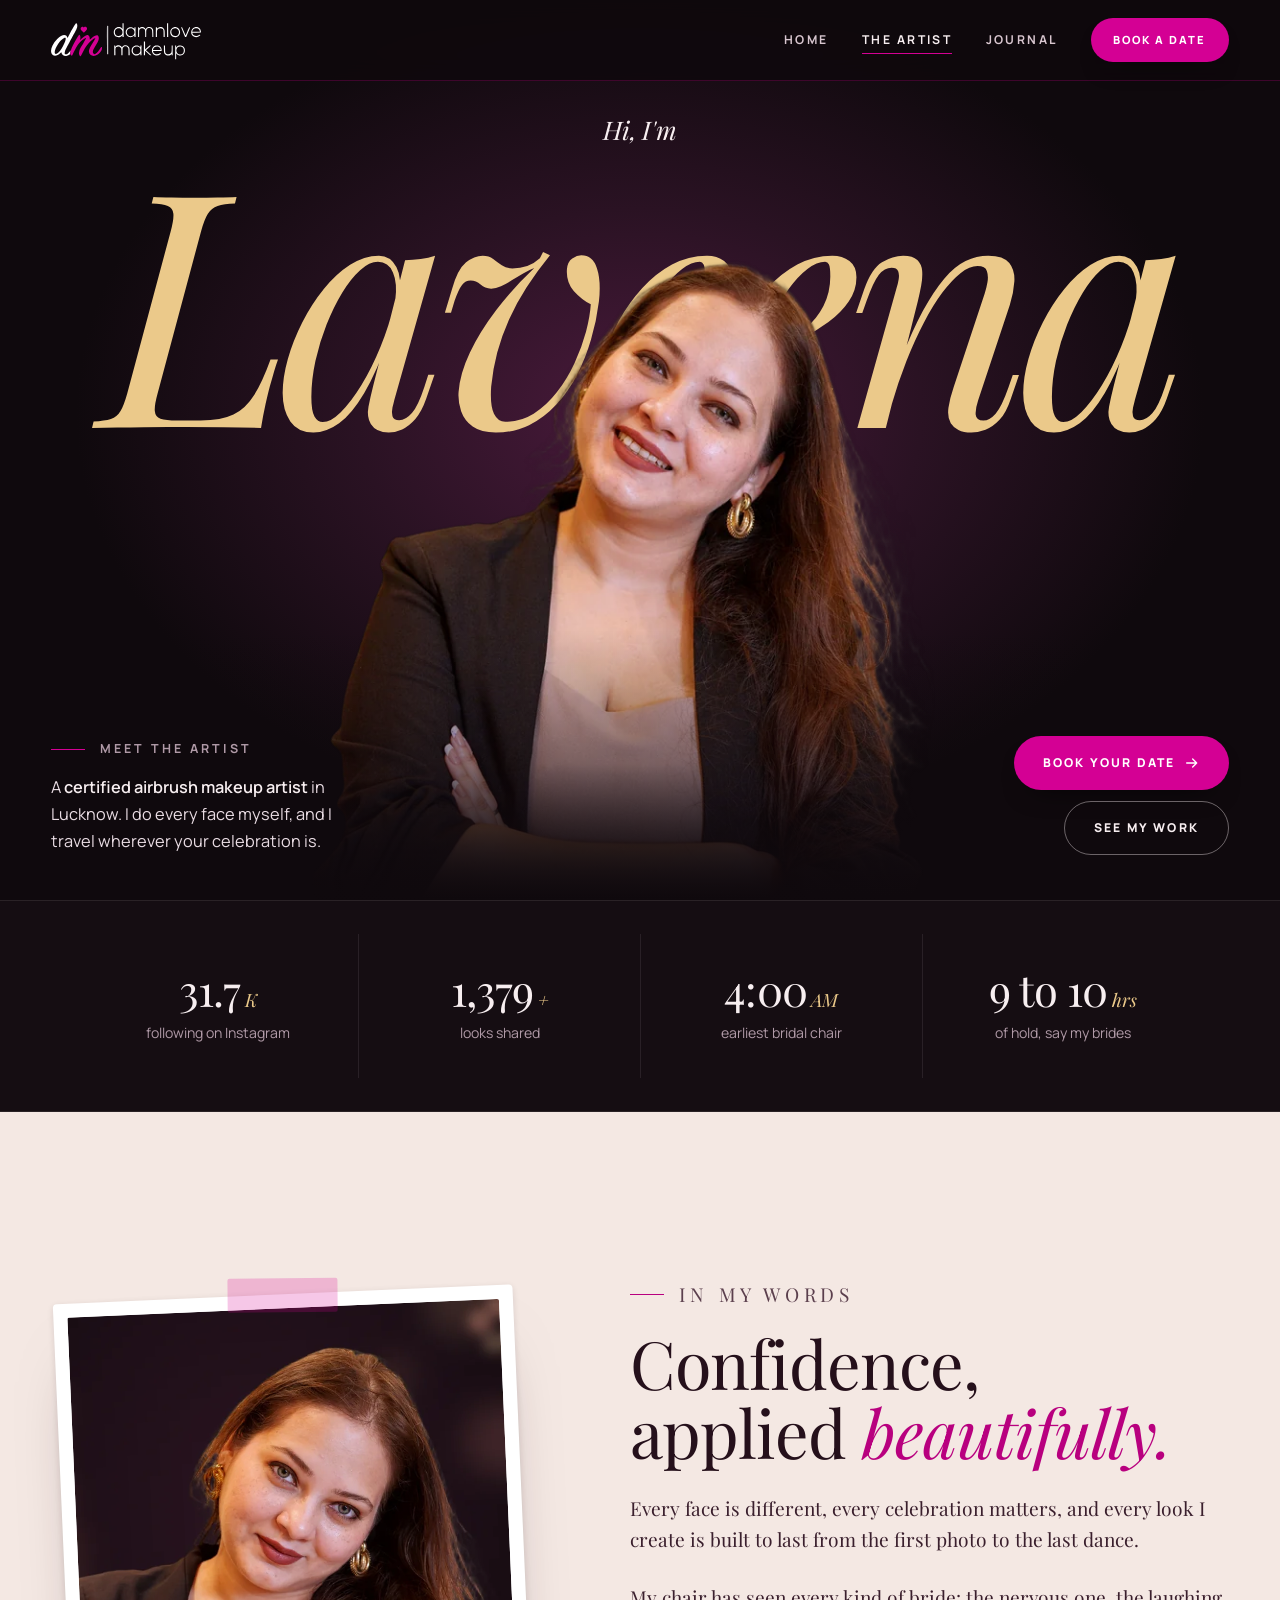
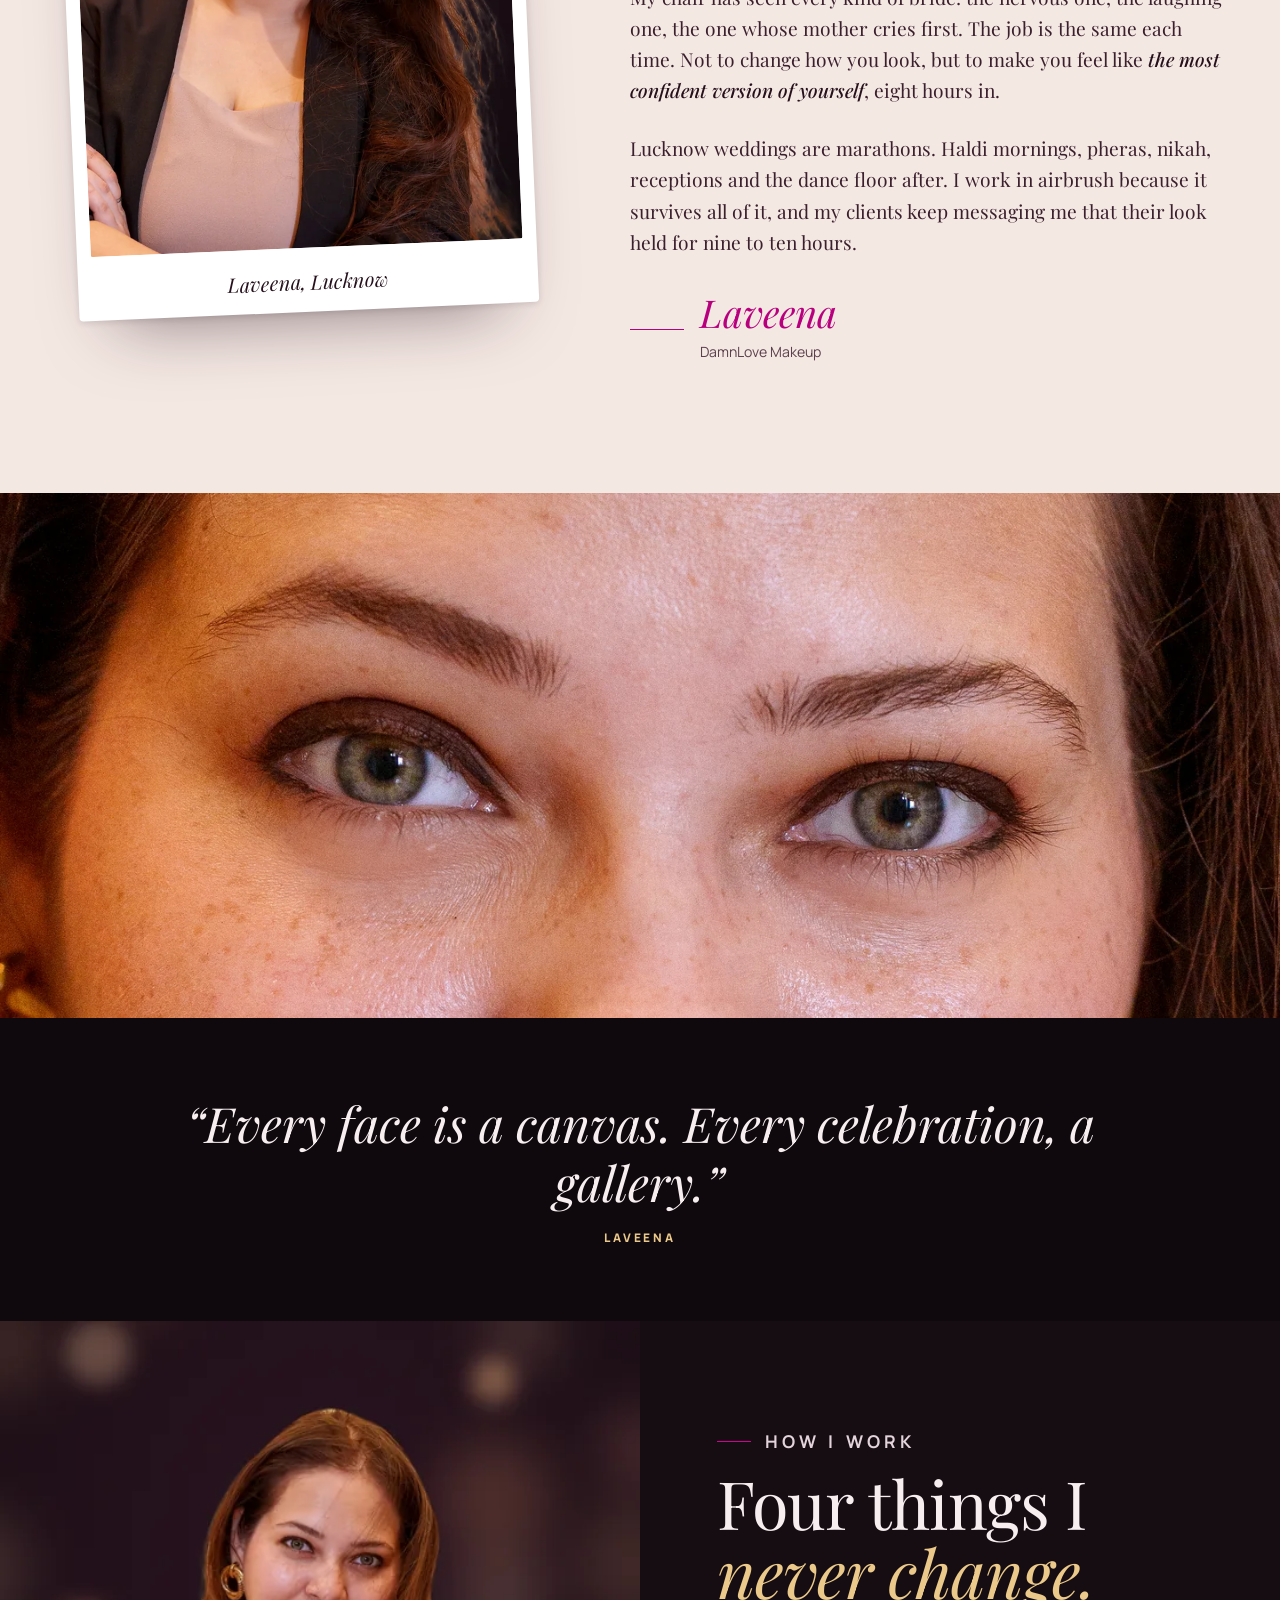
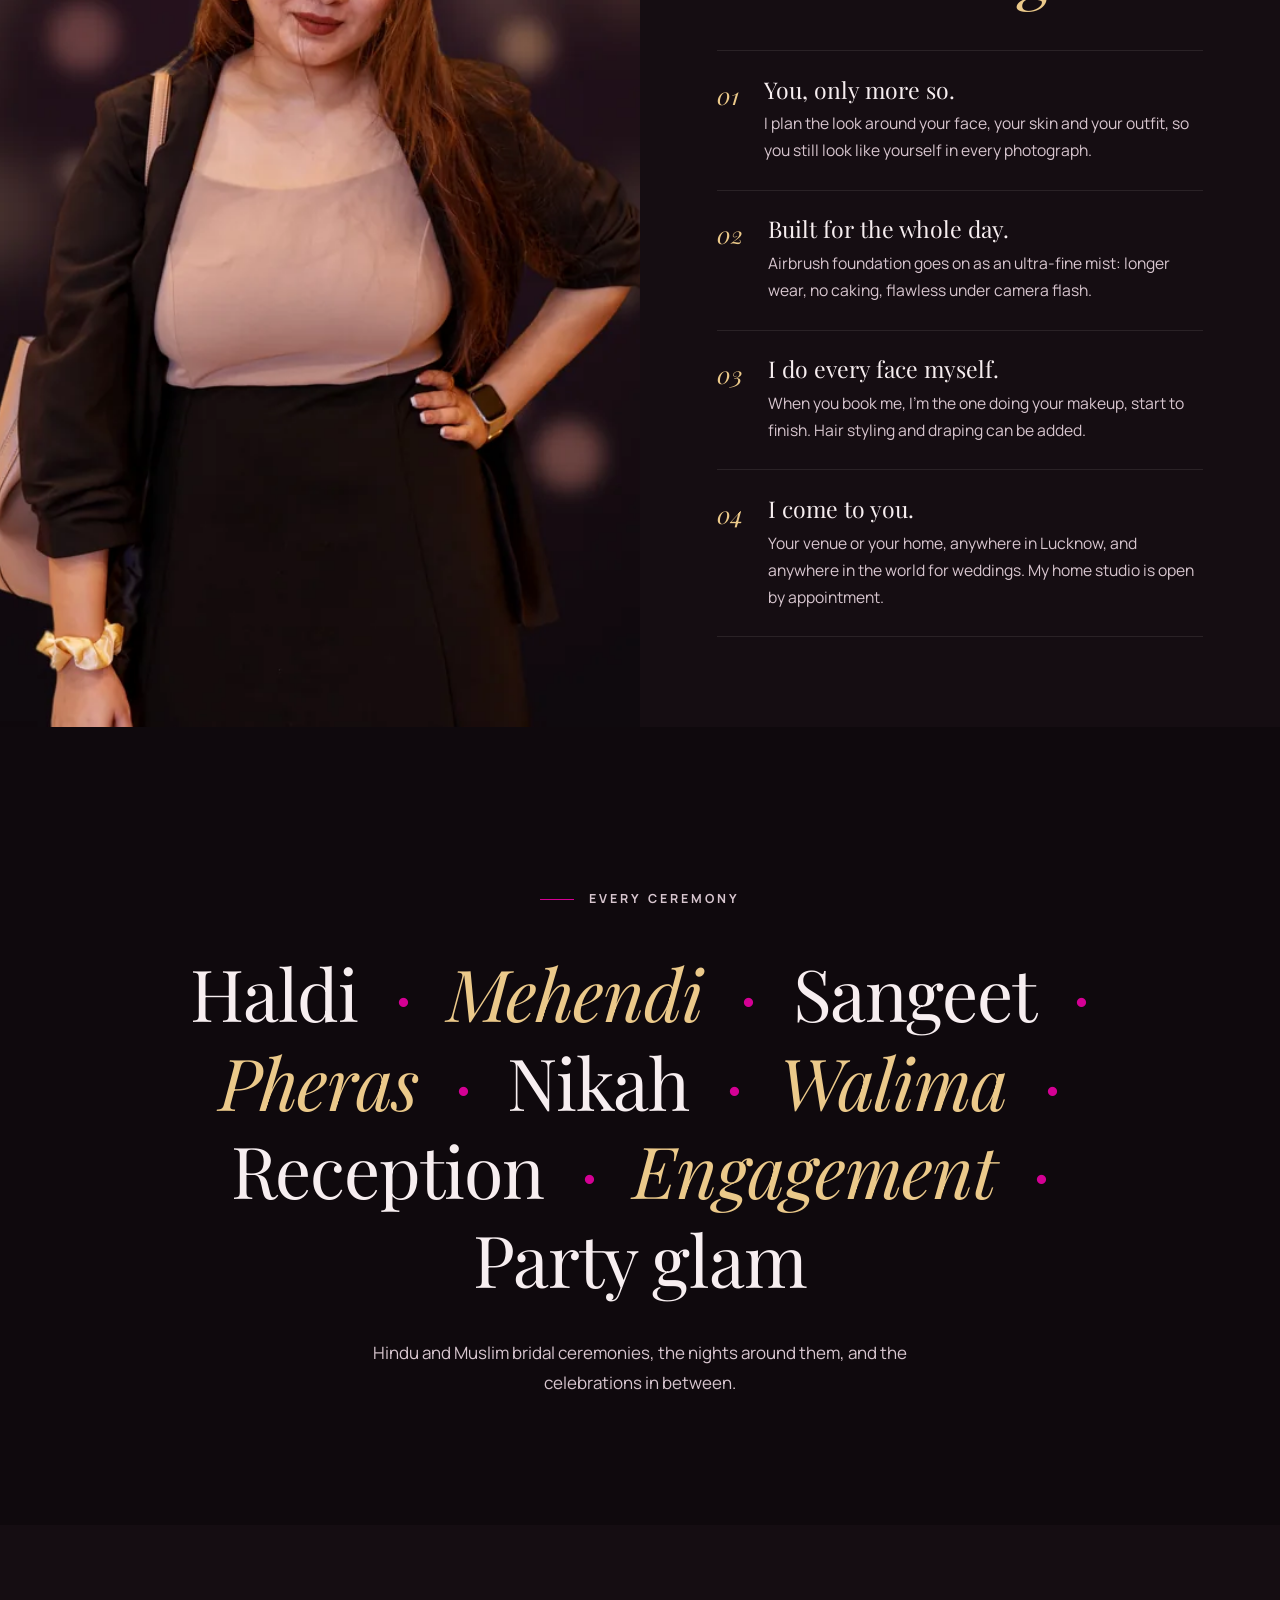
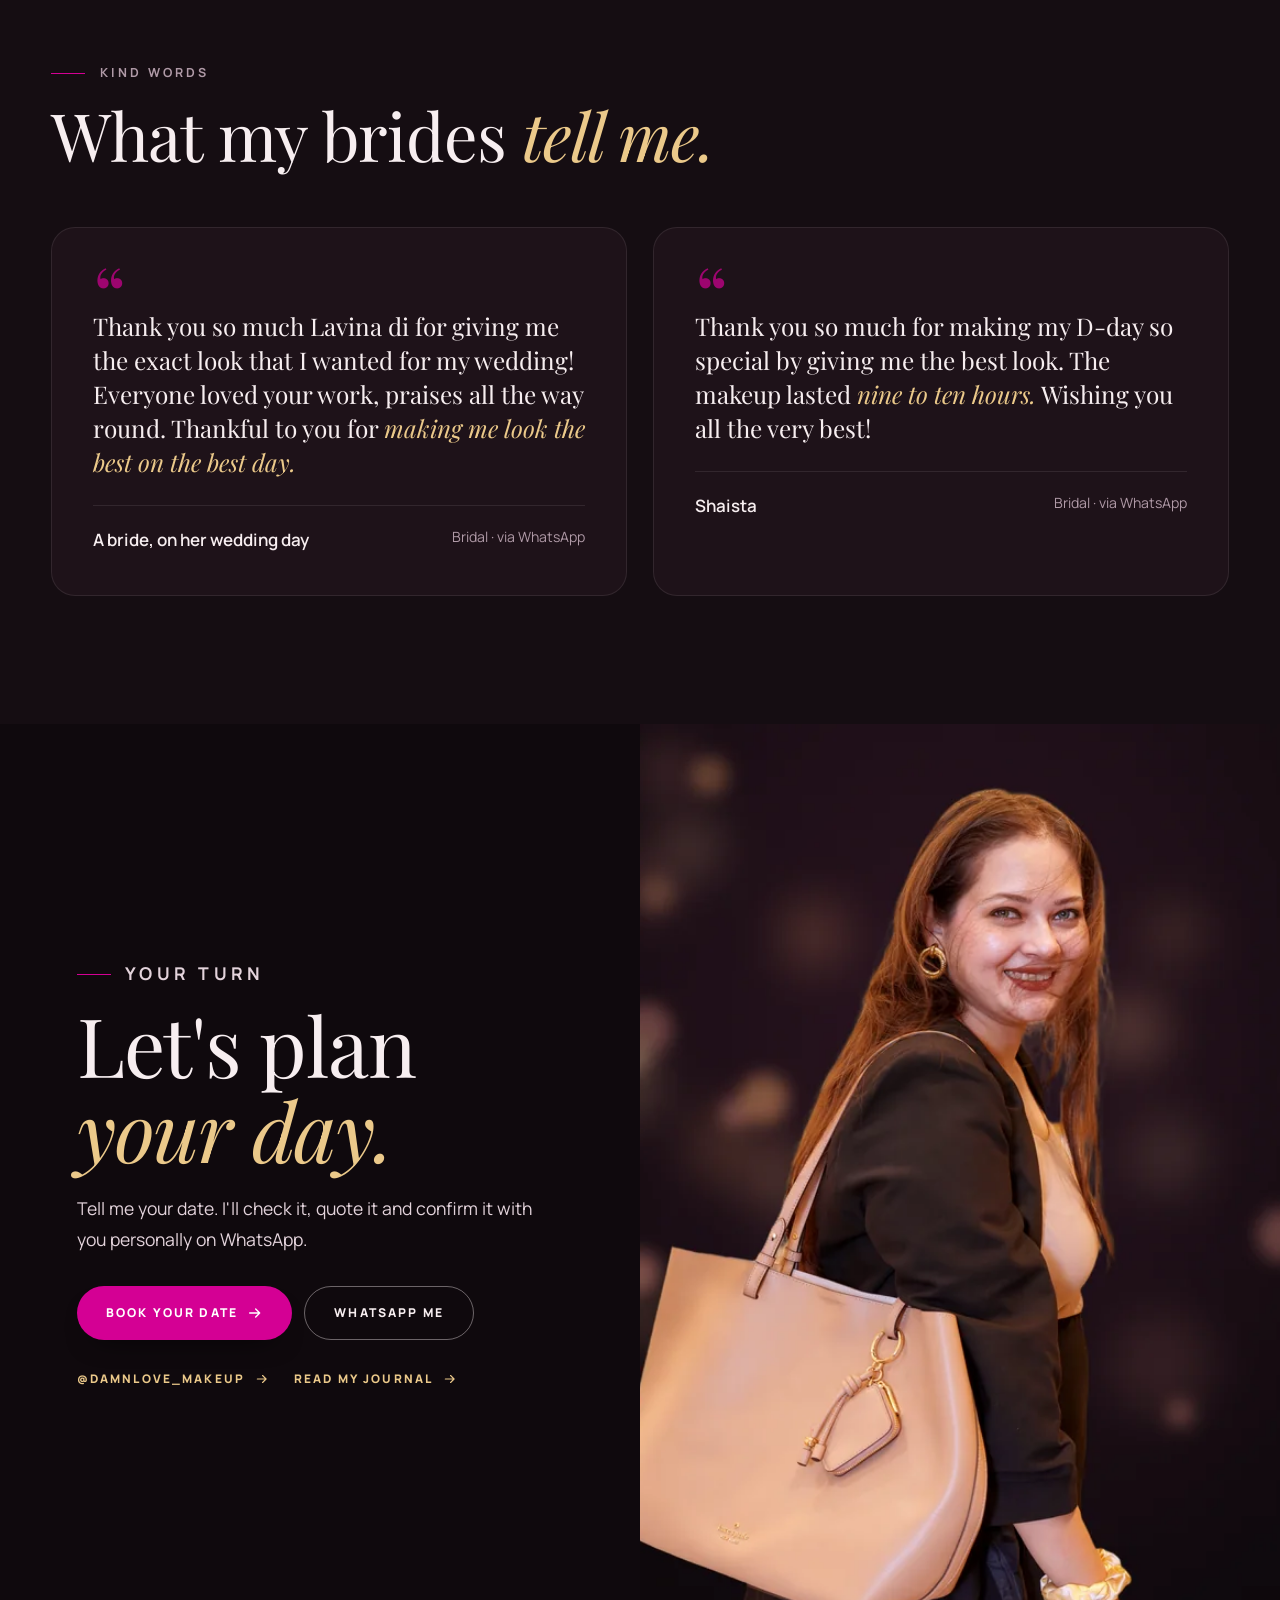
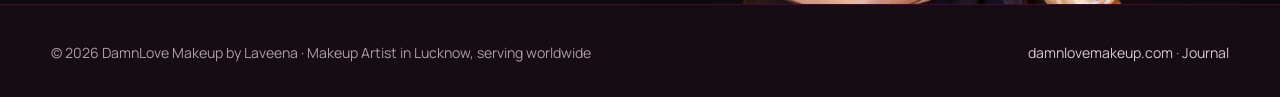
<file: public/about/index.html>
<!DOCTYPE html>
<html lang="en"><head><meta charset="UTF-8"><meta name="viewport" content="width=device-width, initial-scale=1.0, viewport-fit=cover">
<title>Meet Laveena | Certified Airbrush Makeup Artist in Lucknow | DamnLove Makeup</title>
<meta name="description" content="Meet Laveena, the certified airbrush makeup artist behind DamnLove Makeup. Based in Lucknow, she does every face herself, at your venue, your home or her home studio, and travels for weddings anywhere.">
<link rel="canonical" href="https://damnlovemakeup.com/about/">
<meta name="robots" content="index, follow, max-image-preview:large">
<meta name="theme-color" content="#0F090D">
<meta property="og:type" content="profile"><meta property="og:title" content="Meet Laveena | DamnLove Makeup"><meta property="og:description" content="The certified airbrush makeup artist behind DamnLove Makeup, Lucknow."><meta property="og:image" content="https://damnlovemakeup.com/img/lav-hero-1280.webp"><meta property="og:url" content="https://damnlovemakeup.com/about/">
<link rel="icon" type="image/svg+xml" href="../assets/mark.svg">
<link rel="preconnect" href="https://fonts.googleapis.com"><link rel="preconnect" href="https://fonts.gstatic.com" crossorigin><link href="https://fonts.googleapis.com/css2?family=Playfair+Display:ital,wght@0,400;0,500;0,600;1,400;1,500&family=Manrope:wght@400;500;600;700;800&display=swap" rel="stylesheet">
<link rel="preload" as="image" href="../img/lav-cut-hero-1100.webp" imagesrcset="../img/lav-cut-hero-720.webp 720w, ../img/lav-cut-hero-1100.webp 1100w, ../img/lav-cut-hero-1600.webp 1600w" imagesizes="(max-width:900px) 100vw, 60vh">
<link rel="stylesheet" href="../articles/a.css">
<script type="application/ld+json">{"@context":"https://schema.org","@type":"ProfilePage","mainEntity":{"@type":"Person","name":"Laveena","jobTitle":"Certified airbrush makeup artist","worksFor":{"@type":"Organization","name":"DamnLove Makeup","url":"https://damnlovemakeup.com/"},"address":{"@type":"PostalAddress","addressLocality":"Lucknow","addressRegion":"Uttar Pradesh","addressCountry":"IN"},"image":"https://damnlovemakeup.com/img/lav-hero-1280.webp","sameAs":["https://www.instagram.com/damnlove_makeup/","https://www.facebook.com/Damnlovemakeup/"],"url":"https://damnlovemakeup.com/about/"}}</script>
<script type="application/ld+json">{"@context":"https://schema.org","@type":"BreadcrumbList","itemListElement":[{"@type":"ListItem","position":1,"name":"Home","item":"https://damnlovemakeup.com/"},{"@type":"ListItem","position":2,"name":"Meet Laveena","item":"https://damnlovemakeup.com/about/"}]}</script>
<script>(function(){var ID="G-XXXXXXXXXX";window.dataLayer=window.dataLayer||[];window.gtag=function(){dataLayer.push(arguments);};if(!/X{6,}/.test(ID)){var s=document.createElement("script");s.async=true;s.src="https://www.googletagmanager.com/gtag/js?id="+ID;document.head.appendChild(s);gtag("js",new Date());gtag("config",ID);}})();</script>
<style>
/* Meet Laveena: a cover story. Tokens, nav, buttons and footer come from articles/a.css. */
:root{--paper:#F4E8E3;--ink:#25101B;--ink-2:#5B3F4D;--pink-ink:#B8007F}
.tag{display:inline-flex;align-items:center;gap:.9rem;font:700 .78rem/1 var(--sans);letter-spacing:.24em;text-transform:uppercase;color:var(--mut)}
.tag::before{content:"";width:34px;height:1px;background:var(--pink)}
.h2{font:400 clamp(2.6rem,5.2vw,4.8rem)/1.03 var(--serif);letter-spacing:-.015em;text-wrap:balance}
.h2 em{font-style:italic;color:var(--blush)}
.rv{transition:opacity 1s var(--out),transform 1s var(--out)}
.rv.pre{opacity:0;transform:translateY(26px)}
.rv[data-d="1"]{transition-delay:.1s}.rv[data-d="2"]{transition-delay:.2s}.rv[data-d="3"]{transition-delay:.3s}

/* 1. cover */
.cv{position:relative;isolation:isolate;overflow:hidden;height:min(100svh,960px);min-height:640px;background:radial-gradient(58% 60% at 50% 46%,#4A1A3C 0%,#2A1223 38%,var(--bg) 76%)}
.cv-top{position:absolute;left:0;right:0;top:clamp(96px,13vh,128px);z-index:4;text-align:center}
.cv-top p{font:italic 400 clamp(1.3rem,2vw,1.8rem)/1 var(--serif);color:var(--ivory)}
.cv-word{position:absolute;left:50%;top:clamp(120px,17vh,170px);transform:translateX(-50%);margin:0;font:italic 400 min(25.5vw,50vh)/.86 var(--serif);letter-spacing:-.045em;white-space:nowrap;color:var(--blush);z-index:1;animation:wordIn 1.4s var(--out) both}
.cv-word.front{z-index:3;color:transparent;-webkit-text-stroke:1.2px rgba(247,238,240,.5);pointer-events:none}
@keyframes wordIn{from{opacity:0;transform:translateX(-50%) translateY(6%) scale(1.04)}to{opacity:1;transform:translateX(-50%)}}
.cv-fig{position:absolute;left:50%;bottom:0;height:84%;aspect-ratio:2740/3000;transform:translateX(-50%);z-index:2;animation:figIn 1.4s .15s var(--out) both}
.cv-fig img{width:100%;height:100%;object-fit:contain;object-position:50% 100%;-webkit-mask-image:linear-gradient(180deg,#000 82%,transparent);mask-image:linear-gradient(180deg,#000 82%,transparent)}
@keyframes figIn{from{opacity:0;transform:translateX(-50%) translateY(5%)}to{opacity:1;transform:translateX(-50%)}}
.cv::after{content:"";position:absolute;left:0;right:0;bottom:0;height:30%;z-index:3;background:linear-gradient(180deg,rgba(15,9,13,0),rgba(15,9,13,.9));pointer-events:none}
.cv-base{position:absolute;left:0;right:0;bottom:clamp(28px,5vh,56px);z-index:5}
.cv-base .wrap{display:flex;justify-content:space-between;align-items:flex-end;gap:2rem}
.cv-l{max-width:300px}
.cv-l p{margin-top:1rem;color:#E9DCE3;font-size:1.02rem;line-height:1.65}
.cv-l strong{color:var(--ivory);font-weight:600}
.cv-r{display:flex;flex-direction:column;align-items:flex-end;gap:.7rem}
.cv-r small{color:var(--mut);font-size:.84rem;margin-top:.3rem}

/* 2. facts ribbon */
.fx{border-block:1px solid var(--hair-2);background:var(--bg-2)}
.fx .wrap{display:grid;grid-template-columns:repeat(4,1fr)}
.fx div{padding:clamp(22px,2.6vw,36px) clamp(14px,2vw,28px);text-align:center}
.fx div+div{border-left:1px solid var(--hair-2)}
.fx b{display:block;font:400 clamp(2rem,3.4vw,3.2rem)/1 var(--serif);letter-spacing:-.02em}
.fx b small{font:italic 400 .42em/1 var(--serif);color:var(--blush);margin-left:.25em;letter-spacing:0}
.fx span{display:block;margin-top:.6rem;color:var(--mut);font-size:.88rem}

/* 3. the letter, on paper */
.lt{background:var(--paper);color:var(--ink);padding-block:clamp(88px,10vw,160px);position:relative}
.lt .wrap{display:grid;grid-template-columns:minmax(0,.9fr) minmax(0,1.1fr);gap:clamp(40px,7vw,120px);align-items:center}
.lt-ph{position:relative;justify-self:center;width:min(100%,460px);transform:rotate(-2.5deg)}
.lt-ph .fr{padding:14px 14px 64px;background:#fff;border-radius:4px;box-shadow:0 40px 70px -40px rgba(37,16,27,.55),0 2px 6px rgba(37,16,27,.12)}
.lt-ph img{width:100%;aspect-ratio:4/5;object-fit:cover;object-position:50% 20%;border-radius:2px}
.lt-ph figcaption{position:absolute;left:0;right:0;bottom:20px;text-align:center;font:italic 400 1.25rem/1 var(--serif);color:var(--ink)}
.lt-ph::before{content:"";position:absolute;left:50%;top:-16px;width:110px;height:34px;transform:translateX(-50%) rotate(2deg);background:rgba(212,0,148,.22);border-radius:2px;z-index:1}
.lt .tag{color:var(--ink-2)}.lt .tag::before{background:var(--pink-ink)}
.lt .h2{margin-top:1.2rem;color:var(--ink)}.lt .h2 em{color:var(--pink-ink)}
.lt-tx p{margin-top:1.4em;font:400 clamp(1.15rem,1.5vw,1.4rem)/1.62 var(--serif);color:#3A1F2D}
.lt-tx p:first-of-type{margin-top:clamp(26px,3vw,40px)}
.lt-tx p:first-of-type::first-letter{float:left;font:400 4.4em/.82 var(--serif);padding:.06em .12em 0 0;color:var(--pink-ink)}
.lt-tx strong{font-weight:500;font-style:italic;color:var(--ink)}
.sig{margin-top:2.2rem;display:flex;align-items:center;gap:1rem}
.sig i{flex:none;width:54px;height:1px;background:var(--pink-ink)}
.sig b{font:italic 400 2.4rem/1 var(--serif);color:var(--pink-ink)}
.sig span{color:var(--ink-2);font-size:.88rem}

/* 4. eyes */
.ey{position:relative;background:var(--bg)}
.ey .fr{aspect-ratio:2400/983;max-height:80vh;width:100%;overflow:hidden}
.ey img{width:100%;height:100%;object-fit:cover;object-position:50% 45%}
.ey blockquote{padding-block:clamp(48px,6vw,90px);margin-inline:auto;max-width:21em;text-align:center;font:italic 400 clamp(1.9rem,3.8vw,3.4rem)/1.2 var(--serif)}
.ey cite{display:block;margin-top:1.3rem;font:800 .74rem/1 var(--sans);font-style:normal;letter-spacing:.24em;text-transform:uppercase;color:var(--blush)}

/* 5 + 8. split screens: a photo fills one half edge to edge */
.sp{display:grid;grid-template-columns:1fr 1fr;background:var(--bg-2);min-height:min(100vh,880px)}
.sp-ph{position:relative;overflow:hidden;min-height:520px}
.sp-ph img{position:absolute;inset:0;width:100%;height:100%;object-fit:cover;object-position:50% 14%;transition:transform 1.6s var(--out)}
.sp:hover .sp-ph img{transform:scale(1.03)}
.sp-tx{display:flex;flex-direction:column;justify-content:center;padding:clamp(56px,7vw,120px) clamp(28px,6vw,110px)}
.sp.flip .sp-ph{order:2}
.sp ol{list-style:none;counter-reset:hw;margin-top:clamp(28px,3.4vw,48px)}
.sp li{counter-increment:hw;display:grid;grid-template-columns:auto 1fr;gap:0 clamp(16px,2vw,28px);padding:clamp(18px,2vw,26px) 0;border-top:1px solid var(--hair-2)}
.sp li:last-child{border-bottom:1px solid var(--hair-2)}
.sp li::before{content:counter(hw,decimal-leading-zero);font:italic 400 1.5rem/1 var(--serif);color:var(--blush);grid-row:span 2;padding-top:.25em}
.sp h3{font:400 clamp(1.35rem,1.8vw,1.7rem)/1.15 var(--serif)}
.sp li p{margin-top:.45rem;color:var(--text);font-size:.98rem;max-width:32em}
.sp-tx>p{margin-top:1.4rem;max-width:28em;color:#E3D3DB;font-size:1.1rem}
.cta{display:flex;flex-wrap:wrap;gap:.8rem;margin-top:2rem}
.soc{margin-top:2rem;display:flex;flex-wrap:wrap;gap:1.6rem}
.fin{background:var(--bg)}
.fin .h2{font-size:clamp(3rem,6.4vw,6.2rem)}

/* 6. ceremonies as one big typographic line */
.ce{padding-block:clamp(88px,10vw,160px);text-align:center;background:var(--bg)}
.ce ul{list-style:none;margin:clamp(28px,3.4vw,48px) auto 0;max-width:1100px;display:flex;flex-wrap:wrap;justify-content:center;gap:.1em .5em;font:400 clamp(2.2rem,5.6vw,5.2rem)/1.14 var(--serif);letter-spacing:-.015em}
.ce li{transition:color .4s}
.ce li:nth-child(even){font-style:italic;color:var(--blush)}
.ce li:not(:last-child)::after{content:"·";margin-left:.5em;color:var(--pink);font-style:normal}
.ce li:hover{color:var(--pink-txt)}
.ce p{margin:clamp(24px,3vw,40px) auto 0;max-width:36em;color:var(--text)}

/* 7. words */
.wd{padding-block:clamp(88px,10vw,150px);background:var(--bg-2)}
.wd .h2{margin-top:1.2rem}
.words{display:grid;grid-template-columns:1fr 1fr;gap:clamp(18px,2vw,28px);margin-top:clamp(36px,4.5vw,64px)}
.word{padding:clamp(28px,3.2vw,48px);border-radius:24px;background:var(--card);border:1px solid var(--hair-2)}
.word::before{content:"“";display:block;font:400 5rem/.6 var(--serif);color:var(--pink);opacity:.7;height:.5em}
.word blockquote{font:400 clamp(1.3rem,1.9vw,1.75rem)/1.4 var(--serif)}
.word blockquote em{font-style:italic;color:var(--blush)}
.word footer{margin-top:1.6rem;padding-top:1.2rem;border-top:1px solid var(--hair-2);display:flex;justify-content:space-between;gap:1rem;flex-wrap:wrap}
.word footer b{font-weight:600}.word footer span{color:var(--mut);font-size:.88rem}

@media(max-width:1100px){
  .cv{height:auto;min-height:0;padding-top:76px;display:flex;flex-direction:column}
  .cv-top{position:static;margin-top:28px}
  .cv-word{position:relative;left:auto;top:auto;transform:none;text-align:center;font-size:27vw;animation:none;margin-top:.08em}
  .cv-word.front{display:none}
  .cv-fig{position:relative;left:auto;transform:none;height:auto;width:min(100%,560px);margin:-9vw auto 0;animation:none}
  .cv::after{height:24%}
  .cv-base{position:relative;bottom:auto;margin-top:-40px;padding-bottom:44px}
  .cv-base .wrap{flex-direction:column;align-items:stretch;gap:1.4rem}
  .cv-l{max-width:none}
  .cv-r{align-items:stretch}.cv-r .btn{width:100%}.cv-r small{text-align:center}
}
@media(max-width:900px){
  .fx .wrap{grid-template-columns:1fr 1fr}
  .fx div:nth-child(3){border-left:0}
  .fx div:nth-child(n+3){border-top:1px solid var(--hair-2)}
  .lt .wrap,.sp,.words{grid-template-columns:1fr}
  .lt-ph{width:min(86%,380px)}
  .sp{min-height:0}
  .sp-ph{min-height:0;aspect-ratio:4/4.4}
  .sp.flip .sp-ph{order:0}
  .ey .fr{aspect-ratio:16/10}
  .cta .btn{flex:1 1 100%}
}
@media (prefers-reduced-motion:reduce){.cv-word,.cv-fig{animation:none}.rv.pre{opacity:1;transform:none}}
</style>
</head>
<body>
<a class="skip" href="#main">Skip to content</a>
<div class="progress" aria-hidden="true"><i id="pg"></i></div>
<header class="nav"><a href="../" aria-label="DamnLove Makeup, home"><img src="../assets/logo.svg" alt="DamnLove Makeup" width="906" height="288"></a>
<div class="nav-r"><a class="l" href="../">Home</a><a class="l on" href="./" aria-current="page">The artist</a><a class="l" href="../articles/">Journal</a><a class="btn btn-solid" href="../?book=1">Book a date</a></div></header>

<main id="main">
<section class="cv" aria-label="Meet Laveena">
  <div class="cv-top"><p>Hi, I'm</p></div>
  <h1 class="cv-word">Laveena</h1>
  <figure class="cv-fig"><img src="../img/lav-cut-hero-1100.webp" srcset="../img/lav-cut-hero-720.webp 720w, ../img/lav-cut-hero-1100.webp 1100w, ../img/lav-cut-hero-1600.webp 1600w" sizes="(max-width:1100px) 100vw, 75vh" width="1600" height="1752" alt="Laveena, smiling with her arms crossed, in a black blazer" fetchpriority="high" decoding="async"></figure>
  <div class="cv-base"><div class="wrap">
    <div class="cv-l"><span class="tag">Meet the artist</span><p>A <strong>certified airbrush makeup artist</strong> in Lucknow. I do every face myself, and I travel wherever your celebration is.</p></div>
    <div class="cv-r"><a class="btn btn-solid" href="../?book=1">Book your date <svg viewBox="0 0 24 24" fill="none" stroke="currentColor" stroke-width="2" stroke-linecap="round" stroke-linejoin="round" aria-hidden="true"><path d="M4 12h15M13 6l6 6-6 6"/></svg></a><a class="btn btn-line" href="../#work">See my work</a></div>
  </div></div>
</section>

<section class="fx" aria-label="At a glance"><div class="wrap">
  <div><b>31.7<small>K</small></b><span>following on Instagram</span></div>
  <div><b>1,379<small>+</small></b><span>looks shared</span></div>
  <div><b>4:00<small>AM</small></b><span>earliest bridal chair</span></div>
  <div><b>9 to 10<small>hrs</small></b><span>of hold, say my brides</span></div>
</div></section>

<section class="lt" aria-label="In her words"><div class="wrap">
  <figure class="lt-ph rv"><div class="fr"><img loading="lazy" decoding="async" src="../img/lav-story-960.webp" srcset="../img/lav-story-640.webp 640w, ../img/lav-story-960.webp 960w" sizes="(max-width:900px) 86vw, 440px" width="960" height="1200" alt="Laveena looking into the camera, arms folded, hair loose"></div><figcaption>Laveena, Lucknow</figcaption></figure>
  <div class="lt-tx">
    <p class="tag rv">In my words</p>
    <h2 class="h2 rv">Confidence, applied <em>beautifully.</em></h2>
    <p class="rv">Every face is different, every celebration matters, and every look I create is built to last from the first photo to the last dance.</p>
    <p class="rv">My chair has seen every kind of bride: the nervous one, the laughing one, the one whose mother cries first. The job is the same each time. Not to change how you look, but to make you feel like <strong>the most confident version of yourself</strong>, eight hours in.</p>
    <p class="rv">Lucknow weddings are marathons. Haldi mornings, pheras, nikah, receptions and the dance floor after. I work in airbrush because it survives all of it, and my clients keep messaging me that their look held for nine to ten hours.</p>
    <div class="sig rv"><i></i><div><b>Laveena</b><br><span>DamnLove Makeup</span></div></div>
  </div>
</div></section>

<section class="ey" aria-label="Studio philosophy">
  <div class="fr"><img loading="lazy" decoding="async" src="../img/lav-b-eyes-1440.webp" srcset="../img/lav-b-eyes-1440.webp 1440w, ../img/lav-b-eyes-2400.webp 2400w" sizes="100vw" width="2400" height="983" alt="A close-up of Laveena's eyes"></div>
  <blockquote class="wrap rv">“Every face is a canvas. Every celebration, a gallery.”<cite>Laveena</cite></blockquote>
</section>

<section class="sp" aria-label="How Laveena works">
  <div class="sp-ph"><img loading="lazy" decoding="async" src="../img/lav-work-960.webp" srcset="../img/lav-work-640.webp 640w, ../img/lav-work-960.webp 960w, ../img/lav-work-1280.webp 1280w" sizes="(max-width:900px) 100vw, 50vw" width="1280" height="1707" alt="Laveena standing with a hand on her hip, smiling"></div>
  <div class="sp-tx">
    <p class="tag rv">How I work</p>
    <h2 class="h2 rv" style="margin-top:1.2rem">Four things I <em>never change.</em></h2>
    <ol>
      <li class="rv"><h3>You, only more so.</h3><p>I plan the look around your face, your skin and your outfit, so you still look like yourself in every photograph.</p></li>
      <li class="rv"><h3>Built for the whole day.</h3><p>Airbrush foundation goes on as an ultra-fine mist: longer wear, no caking, flawless under camera flash.</p></li>
      <li class="rv"><h3>I do every face myself.</h3><p>When you book me, I'm the one doing your makeup, start to finish. Hair styling and draping can be added.</p></li>
      <li class="rv"><h3>I come to you.</h3><p>Your venue or your home, anywhere in Lucknow, and anywhere in the world for weddings. My home studio is open by appointment.</p></li>
    </ol>
  </div>
</section>

<section class="ce" aria-label="Ceremonies Laveena covers"><div class="wrap">
  <p class="tag rv">Every ceremony</p>
  <ul class="rv"><li>Haldi</li><li>Mehendi</li><li>Sangeet</li><li>Pheras</li><li>Nikah</li><li>Walima</li><li>Reception</li><li>Engagement</li><li>Party glam</li></ul>
  <p class="rv">Hindu and Muslim bridal ceremonies, the nights around them, and the celebrations in between.</p>
</div></section>

<section class="wd" aria-label="Kind words"><div class="wrap">
  <p class="tag rv">Kind words</p>
  <h2 class="h2 rv">What my brides <em>tell me.</em></h2>
  <div class="words">
    <figure class="word rv"><blockquote>Thank you so much Lavina di for giving me the exact look that I wanted for my wedding! Everyone loved your work, praises all the way round. Thankful to you for <em>making me look the best on the best day.</em></blockquote><footer><b>A bride, on her wedding day</b><span>Bridal · via WhatsApp</span></footer></figure>
    <figure class="word rv" data-d="1"><blockquote>Thank you so much for making my D-day so special by giving me the best look. The makeup lasted <em>nine to ten hours.</em> Wishing you all the very best!</blockquote><footer><b>Shaista</b><span>Bridal · via WhatsApp</span></footer></figure>
  </div>
</div></section>

<section class="sp flip fin" aria-label="Book Laveena">
  <div class="sp-ph"><img loading="lazy" decoding="async" src="../img/lav-candid-960.webp" srcset="../img/lav-candid-640.webp 640w, ../img/lav-candid-960.webp 960w, ../img/lav-candid-1280.webp 1280w" sizes="(max-width:900px) 100vw, 50vw" width="1280" height="1600" alt="Laveena laughing over her shoulder, a bag on her arm"></div>
  <div class="sp-tx">
    <p class="tag rv">Your turn</p>
    <h2 class="h2 rv" style="margin-top:1.2rem">Let's plan <em>your day.</em></h2>
    <p class="rv">Tell me your date. I'll check it, quote it and confirm it with you personally on WhatsApp.</p>
    <div class="cta rv"><a class="btn btn-solid" href="../?book=1">Book your date <svg viewBox="0 0 24 24" fill="none" stroke="currentColor" stroke-width="2" stroke-linecap="round" stroke-linejoin="round" aria-hidden="true"><path d="M4 12h15M13 6l6 6-6 6"/></svg></a><a class="btn btn-line" href="https://wa.me/919839675822" target="_blank" rel="noopener">WhatsApp me</a></div>
    <div class="soc rv"><a class="link" href="https://www.instagram.com/damnlove_makeup/" target="_blank" rel="noopener">@damnlove_makeup <svg viewBox="0 0 24 24" fill="none" stroke="currentColor" stroke-width="2" stroke-linecap="round" stroke-linejoin="round" aria-hidden="true"><path d="M4 12h15M13 6l6 6-6 6"/></svg></a><a class="link" href="../articles/">Read my journal <svg viewBox="0 0 24 24" fill="none" stroke="currentColor" stroke-width="2" stroke-linecap="round" stroke-linejoin="round" aria-hidden="true"><path d="M4 12h15M13 6l6 6-6 6"/></svg></a></div>
  </div>
</section>
</main>

<footer class="foot"><div class="wrap"><span>© <span id="yr">2026</span> DamnLove Makeup by Laveena · Makeup Artist in Lucknow, serving worldwide</span><span><a href="../">damnlovemakeup.com</a> · <a href="../articles/">Journal</a></span></div></footer>
<div class="m-bar" id="mBar"><a class="btn btn-solid" href="../?book=1">Book your date</a><a class="btn btn-line" href="https://wa.me/919839675822" target="_blank" rel="noopener" style="flex:0 0 auto">WhatsApp</a></div>
<script>
(function(){
  "use strict";
  document.getElementById("yr").textContent = new Date().getFullYear();
  var rm = matchMedia("(prefers-reduced-motion: reduce)").matches;
  var pg = document.getElementById("pg"), mBar = document.getElementById("mBar"), q = false;
  function tick(){
    q = false;
    var h = document.documentElement.scrollHeight - innerHeight;
    if (pg && h > 0) pg.style.transform = "scaleX(" + Math.min(1, scrollY / h) + ")";
    if (mBar) mBar.classList.toggle("show", scrollY > innerHeight * .7);
  }
  addEventListener("scroll", function(){ if (!q){ q = true; requestAnimationFrame(tick); } }, {passive:true}); tick();
  /* content is visible by default; only items below the fold are hidden, then revealed */
  if (!rm && "IntersectionObserver" in window){
    var io = new IntersectionObserver(function(es){ es.forEach(function(e){ if (e.isIntersecting){ e.target.classList.remove("pre"); io.unobserve(e.target); } }); }, {threshold:.12, rootMargin:"0px 0px -6% 0px"});
    document.querySelectorAll(".rv").forEach(function(el){ if (el.getBoundingClientRect().top > innerHeight * .95){ el.classList.add("pre"); io.observe(el); } });
  }
})();
</script>
</body></html>
</file>
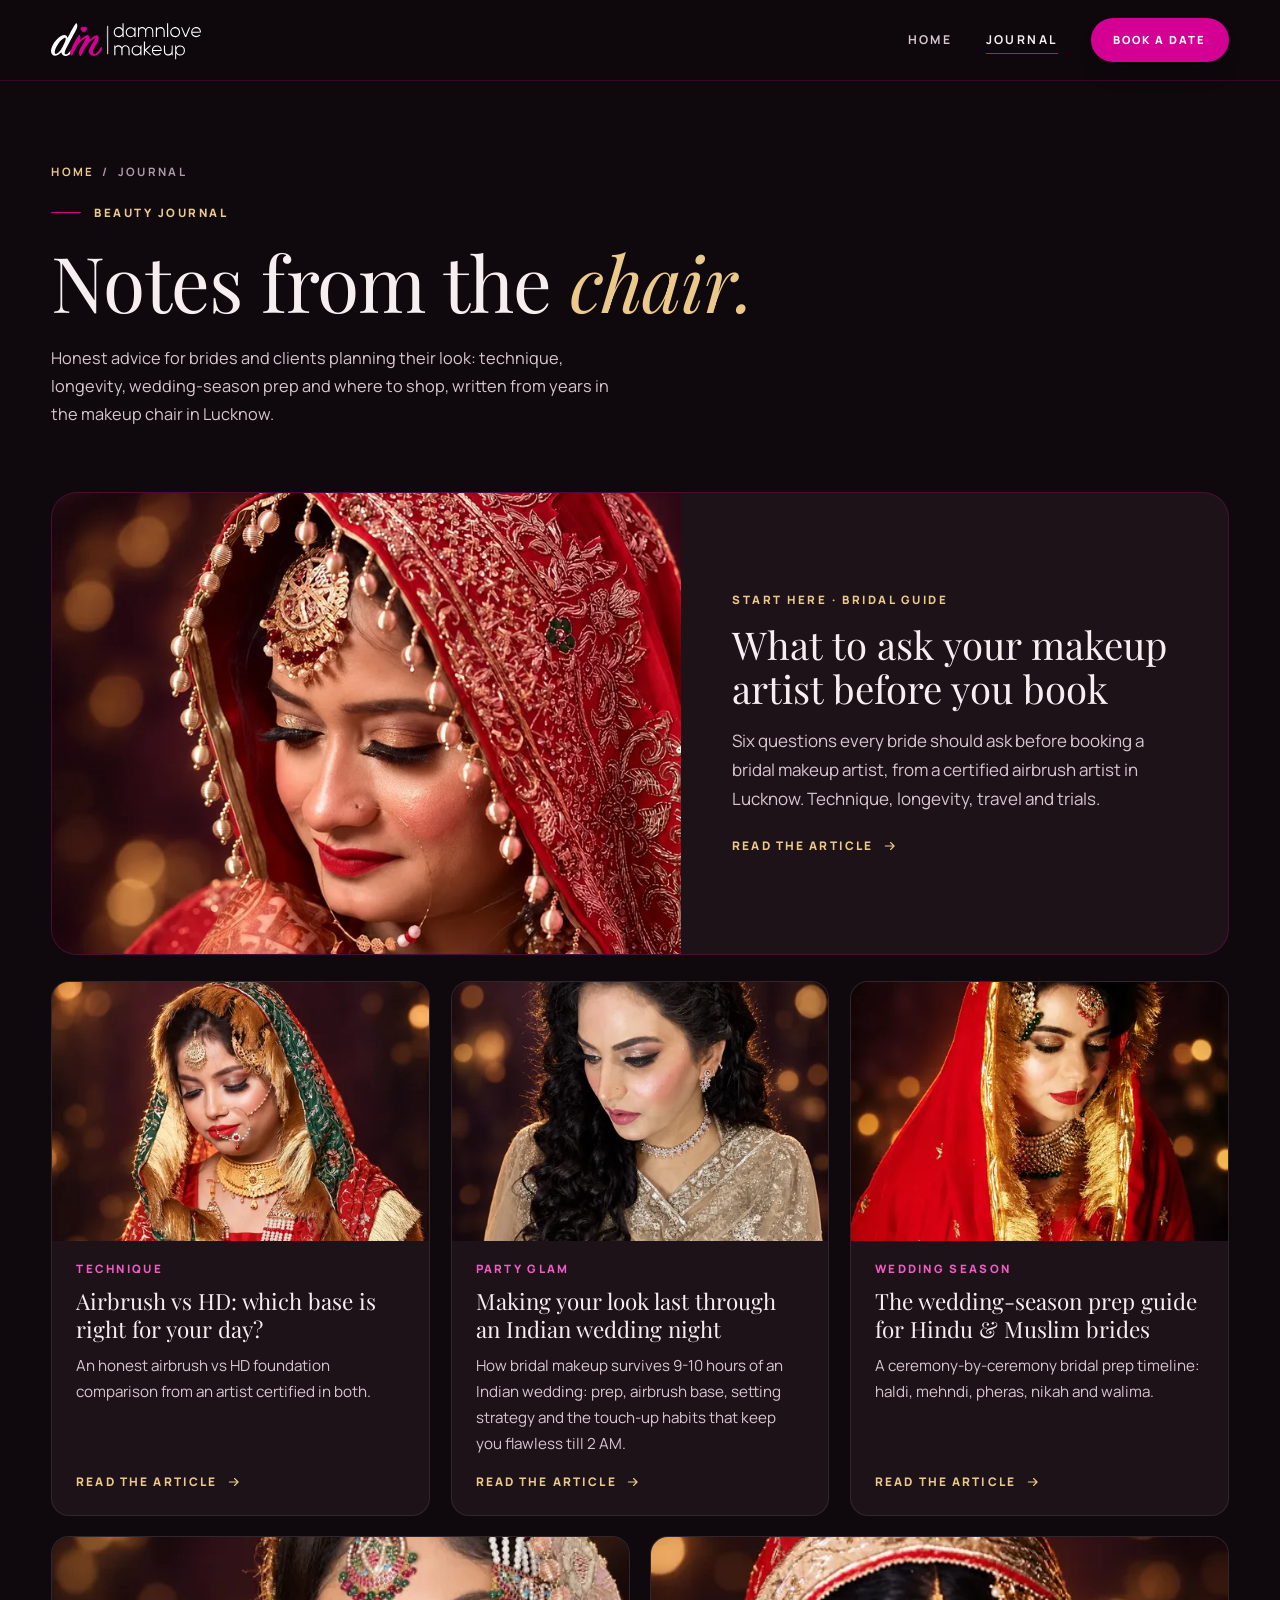
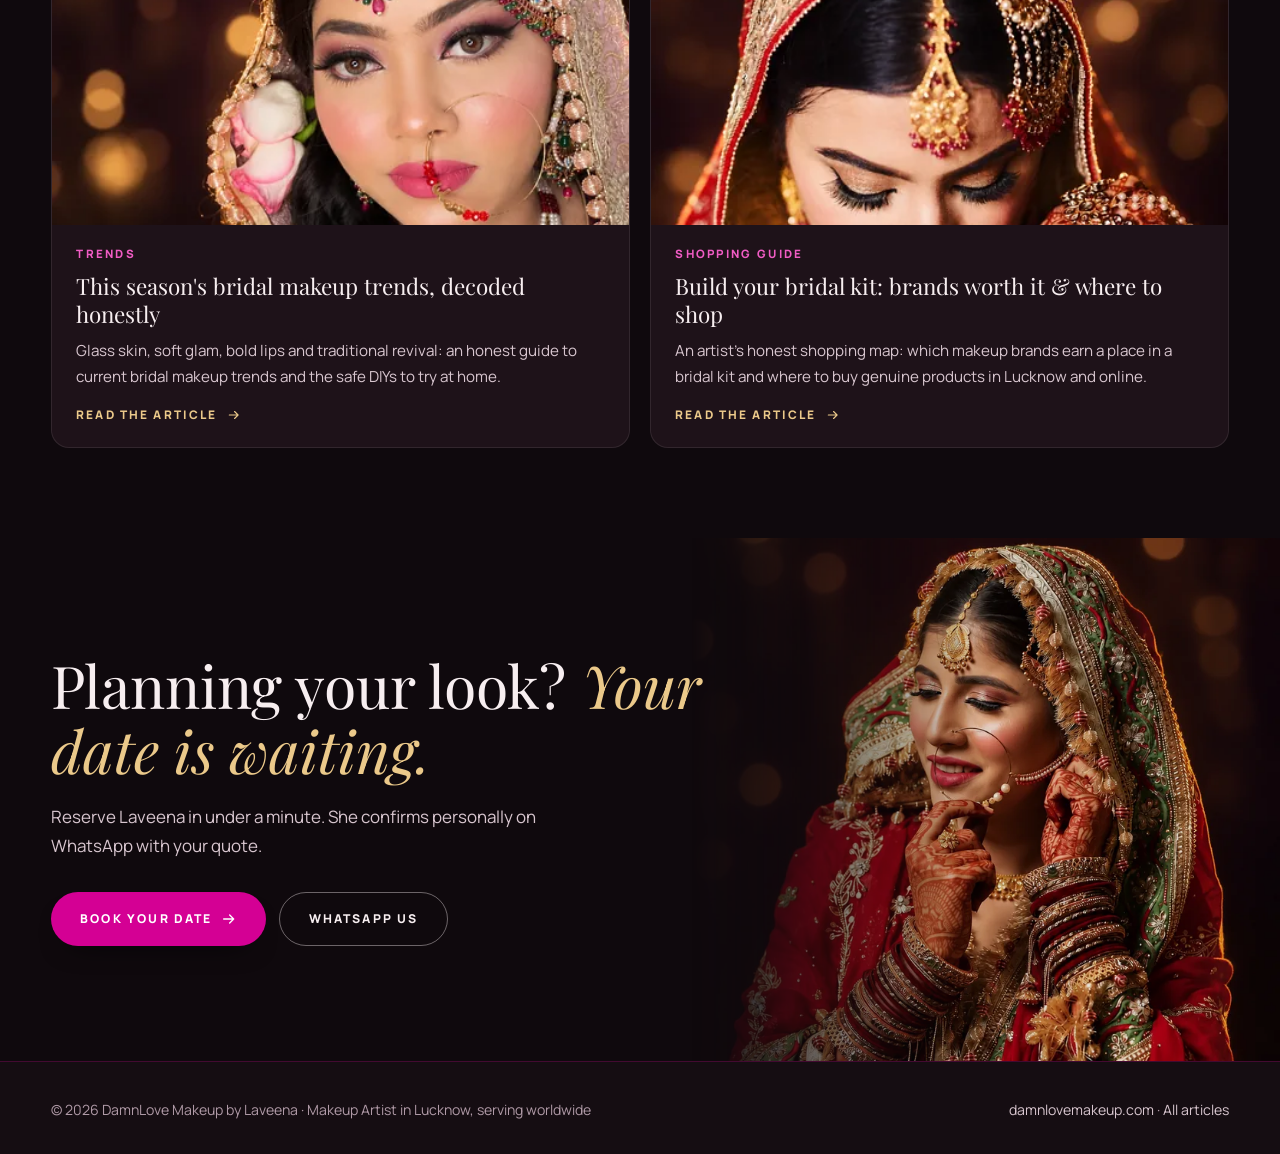
<file: public/articles/index.html>
<!DOCTYPE html>
<html lang="en"><head><meta charset="UTF-8"><meta name="viewport" content="width=device-width, initial-scale=1.0, viewport-fit=cover">
<title>The Beauty Journal | DamnLove Makeup by Laveena · Lucknow</title>
<meta name="description" content="Honest bridal and beauty advice from the makeup chair — technique, longevity, wedding-season prep and shopping guides from a certified airbrush artist in Lucknow.">
<link rel="canonical" href="https://damnlovemakeup.com/articles/">
<meta name="robots" content="index, follow, max-image-preview:large">
<meta name="theme-color" content="#0F090D">
<meta property="og:type" content="website"><meta property="og:title" content="Notes from the chair · DamnLove Makeup journal"><meta property="og:description" content="Honest bridal and beauty advice from the makeup chair — technique, longevity, wedding-season prep and shopping guides from a certified airbrush artist in Lucknow."><meta property="og:url" content="https://damnlovemakeup.com/articles/"><meta property="og:image" content="https://damnlovemakeup.com/img/p-01-1024.webp"><meta name="twitter:card" content="summary_large_image">
<link rel="icon" type="image/svg+xml" href="../assets/mark.svg">
<link rel="preconnect" href="https://fonts.googleapis.com"><link rel="preconnect" href="https://fonts.gstatic.com" crossorigin><link href="https://fonts.googleapis.com/css2?family=Playfair+Display:ital,wght@0,400;0,500;0,600;1,400;1,500&family=Manrope:wght@400;500;600;700;800&display=swap" rel="stylesheet">
<link rel="stylesheet" href="../articles/a.css">
<script type="application/ld+json">{"@context": "https://schema.org", "@type": "CollectionPage", "name": "Notes from the chair · DamnLove Makeup journal", "url": "https://damnlovemakeup.com/articles/", "isPartOf": {"@id": "https://damnlovemakeup.com/#business"}}</script>
<script>(function(){var ID="G-XXXXXXXXXX";window.dataLayer=window.dataLayer||[];window.gtag=function(){dataLayer.push(arguments);};if(!/X{6,}/.test(ID)){var s=document.createElement("script");s.async=true;s.src="https://www.googletagmanager.com/gtag/js?id="+ID;document.head.appendChild(s);gtag("js",new Date());gtag("config",ID);}})();</script>
</head>
<body>
<a class="skip" href="#main">Skip to content</a>
<header class="nav"><a href="../" aria-label="DamnLove Makeup, home"><img src="../assets/logo.svg" alt="DamnLove Makeup" width="906" height="288"></a>
<div class="nav-r"><a class="l" href="../">Home</a><a class="l on" href="../articles/">Journal</a><a class="btn btn-solid" href="../?book=1">Book a date</a></div></header>
<main id="main">
<header class="wrap ix-hero"><nav class="crumb" aria-label="Breadcrumb"><a href="../">Home</a><span>/</span><span>Journal</span></nav><span class="cat">Beauty journal</span><h1>Notes from the <em>chair.</em></h1><p class="lede">Honest advice for brides and clients planning their look: technique, longevity, wedding-season prep and where to shop, written from years in the makeup chair in Lucknow.</p></header>
<div class="wrap"><a class="feat" href="what-to-ask-your-makeup-artist/"><div class="ph"><img src="../img/p-08-1024.webp" srcset="../img/p-08-480.webp 480w, ../img/p-08-768.webp 768w, ../img/p-08-1024.webp 1024w" sizes="(max-width:1000px) 92vw, 56vw" width="1024" height="1536" alt="" decoding="async"></div><div class="bd"><small>Start here · Bridal guide</small><h2>What to ask your makeup artist before you book</h2><p>Six questions every bride should ask before booking a bridal makeup artist, from a certified airbrush artist in Lucknow. Technique, longevity, travel and trials.</p><span class="link">Read the article <svg viewBox="0 0 24 24" fill="none" stroke="currentColor" stroke-width="2" stroke-linecap="round" stroke-linejoin="round" aria-hidden="true"><path d="M4 12h15M13 6l6 6-6 6"/></svg></span></div></a><div class="cards ix-grid"><a class="card" href="airbrush-vs-hd-makeup/"><div class="ph"><img loading="lazy" decoding="async" src="../img/p-11-768.webp" srcset="../img/p-11-480.webp 480w, ../img/p-11-768.webp 768w, ../img/p-11-1024.webp 1024w" sizes="(max-width:1000px) 92vw, 32vw" width="1024" height="1536" alt=""></div><div class="bd"><small>Technique</small><h3>Airbrush vs HD: which base is right for your day?</h3><p>An honest airbrush vs HD foundation comparison from an artist certified in both.</p><span class="link">Read the article <svg viewBox="0 0 24 24" fill="none" stroke="currentColor" stroke-width="2" stroke-linecap="round" stroke-linejoin="round" aria-hidden="true"><path d="M4 12h15M13 6l6 6-6 6"/></svg></span></div></a><a class="card" href="make-your-makeup-last/"><div class="ph"><img loading="lazy" decoding="async" src="../img/p-14-768.webp" srcset="../img/p-14-480.webp 480w, ../img/p-14-768.webp 768w, ../img/p-14-1024.webp 1024w" sizes="(max-width:1000px) 92vw, 32vw" width="1024" height="1536" alt=""></div><div class="bd"><small>Party glam</small><h3>Making your look last through an Indian wedding night</h3><p>How bridal makeup survives 9-10 hours of an Indian wedding: prep, airbrush base, setting strategy and the touch-up habits that keep you flawless till 2 AM.</p><span class="link">Read the article <svg viewBox="0 0 24 24" fill="none" stroke="currentColor" stroke-width="2" stroke-linecap="round" stroke-linejoin="round" aria-hidden="true"><path d="M4 12h15M13 6l6 6-6 6"/></svg></span></div></a><a class="card" href="wedding-season-prep-guide/"><div class="ph"><img loading="lazy" decoding="async" src="../img/p-07-768.webp" srcset="../img/p-07-480.webp 480w, ../img/p-07-768.webp 768w, ../img/p-07-1024.webp 1024w" sizes="(max-width:1000px) 92vw, 32vw" width="1024" height="1536" alt=""></div><div class="bd"><small>Wedding season</small><h3>The wedding-season prep guide for Hindu &amp; Muslim brides</h3><p>A ceremony-by-ceremony bridal prep timeline: haldi, mehndi, pheras, nikah and walima.</p><span class="link">Read the article <svg viewBox="0 0 24 24" fill="none" stroke="currentColor" stroke-width="2" stroke-linecap="round" stroke-linejoin="round" aria-hidden="true"><path d="M4 12h15M13 6l6 6-6 6"/></svg></span></div></a><a class="card" href="bridal-makeup-trends/"><div class="ph"><img loading="lazy" decoding="async" src="../img/p-15-768.webp" srcset="../img/p-15-480.webp 480w, ../img/p-15-768.webp 768w, ../img/p-15-1024.webp 1024w" sizes="(max-width:1000px) 92vw, 32vw" width="1024" height="1536" alt=""></div><div class="bd"><small>Trends</small><h3>This season's bridal makeup trends, decoded honestly</h3><p>Glass skin, soft glam, bold lips and traditional revival: an honest guide to current bridal makeup trends and the safe DIYs to try at home.</p><span class="link">Read the article <svg viewBox="0 0 24 24" fill="none" stroke="currentColor" stroke-width="2" stroke-linecap="round" stroke-linejoin="round" aria-hidden="true"><path d="M4 12h15M13 6l6 6-6 6"/></svg></span></div></a><a class="card" href="where-to-shop-bridal-kit/"><div class="ph"><img loading="lazy" decoding="async" src="../img/p-13-768.webp" srcset="../img/p-13-480.webp 480w, ../img/p-13-768.webp 768w, ../img/p-13-1024.webp 1024w" sizes="(max-width:1000px) 92vw, 32vw" width="1024" height="1536" alt=""></div><div class="bd"><small>Shopping guide</small><h3>Build your bridal kit: brands worth it &amp; where to shop</h3><p>An artist's honest shopping map: which makeup brands earn a place in a bridal kit and where to buy genuine products in Lucknow and online.</p><span class="link">Read the article <svg viewBox="0 0 24 24" fill="none" stroke="currentColor" stroke-width="2" stroke-linecap="round" stroke-linejoin="round" aria-hidden="true"><path d="M4 12h15M13 6l6 6-6 6"/></svg></span></div></a></div></div>
<section class="cta-band" aria-label="Book your date"><div class="ph" aria-hidden="true"><img loading="lazy" decoding="async" src="../img/p-01-768.webp" width="1024" height="1536" alt=""></div><div class="wrap"><h2>Planning your look? <em>Your date is waiting.</em></h2><p>Reserve Laveena in under a minute. She confirms personally on WhatsApp with your quote.</p><div class="row"><a class="btn btn-solid" href="../?book=1">Book your date <svg viewBox="0 0 24 24" fill="none" stroke="currentColor" stroke-width="2" stroke-linecap="round" stroke-linejoin="round" aria-hidden="true"><path d="M4 12h15M13 6l6 6-6 6"/></svg></a><a class="btn btn-line" href="https://wa.me/919839675822" target="_blank" rel="noopener">WhatsApp us</a></div></div></section>
</main>
<footer class="foot"><div class="wrap"><span>© <span id="yr">2026</span> DamnLove Makeup by Laveena · Makeup Artist in Lucknow, serving worldwide</span><span><a href="../">damnlovemakeup.com</a> · <a href="../articles/">All articles</a></span></div></footer>
<div class="m-bar" id="mBar"><a class="btn btn-solid" href="../?book=1">Book your date</a><a class="btn btn-line" href="https://wa.me/919839675822" target="_blank" rel="noopener" style="flex:0 0 auto">WhatsApp</a></div>
<script>document.getElementById("yr").textContent=new Date().getFullYear();</script>
<script src="a.js" defer></script>
</body></html>
</file>
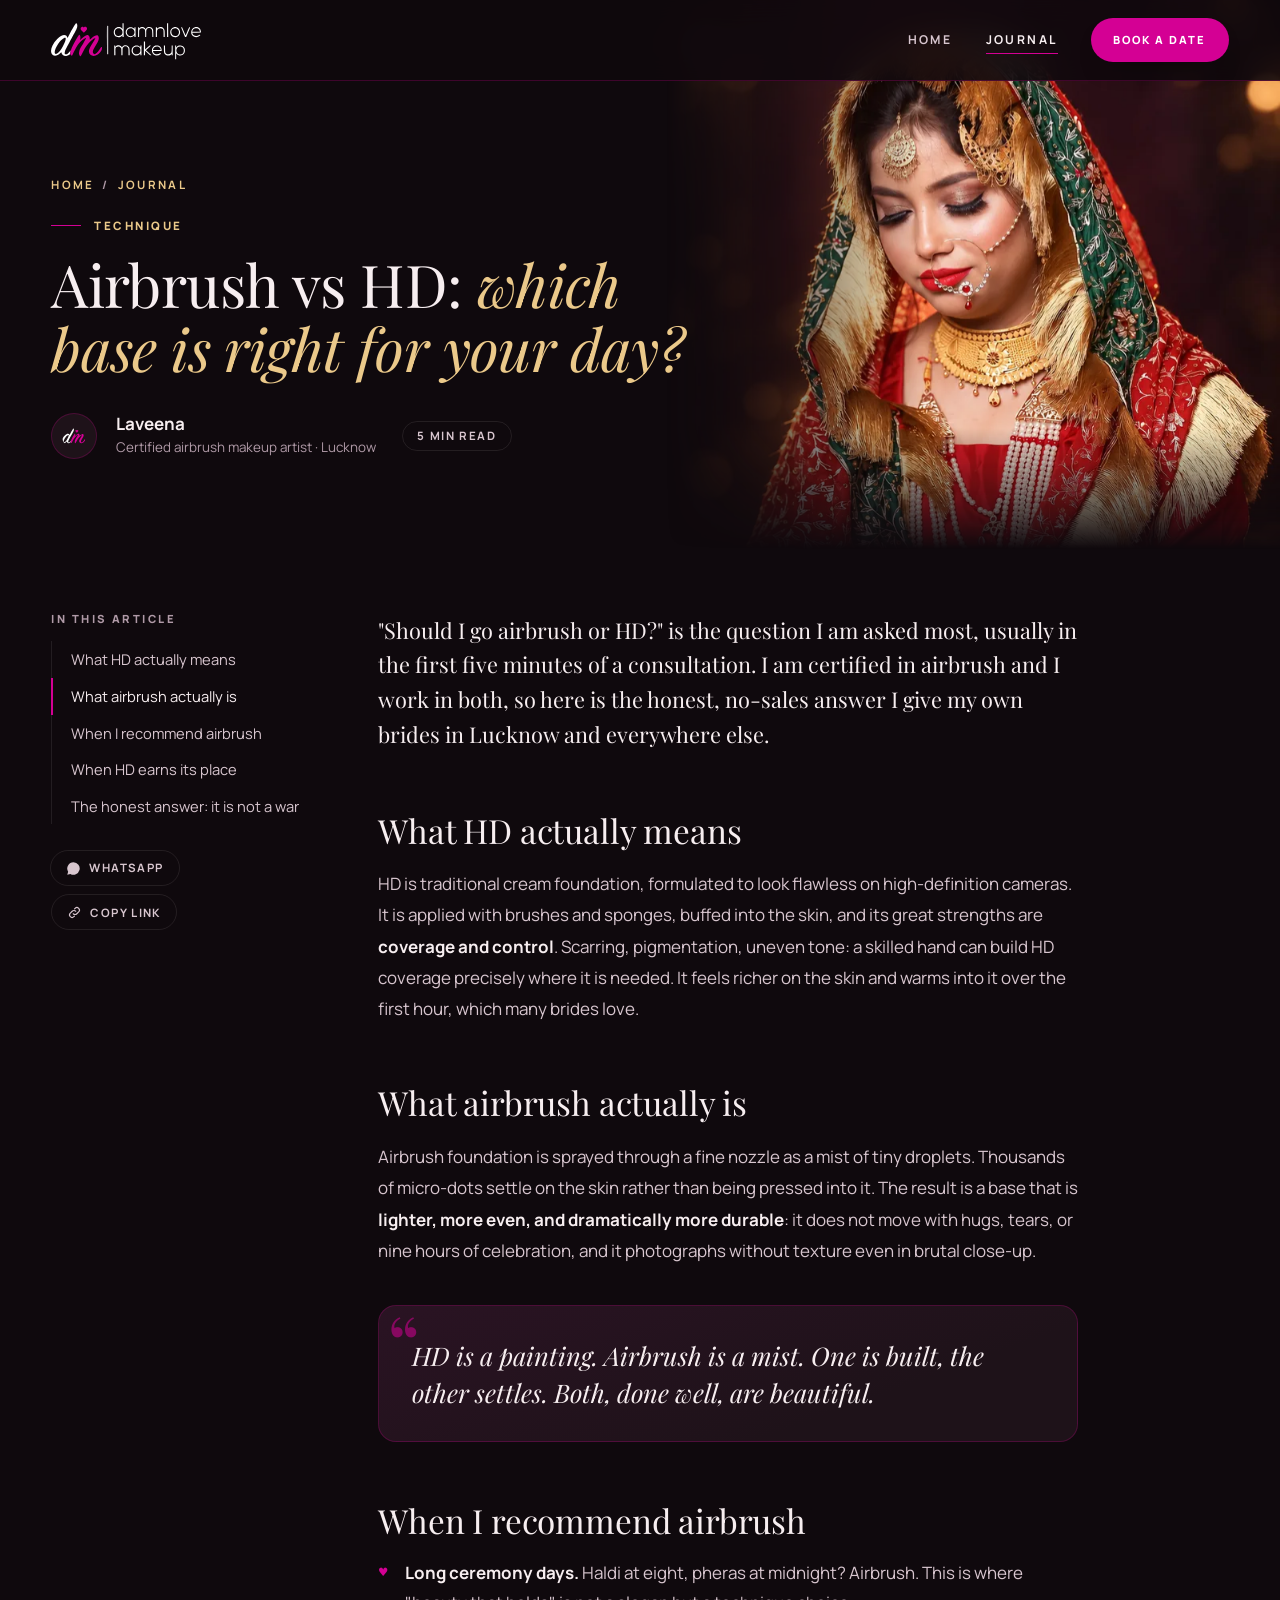
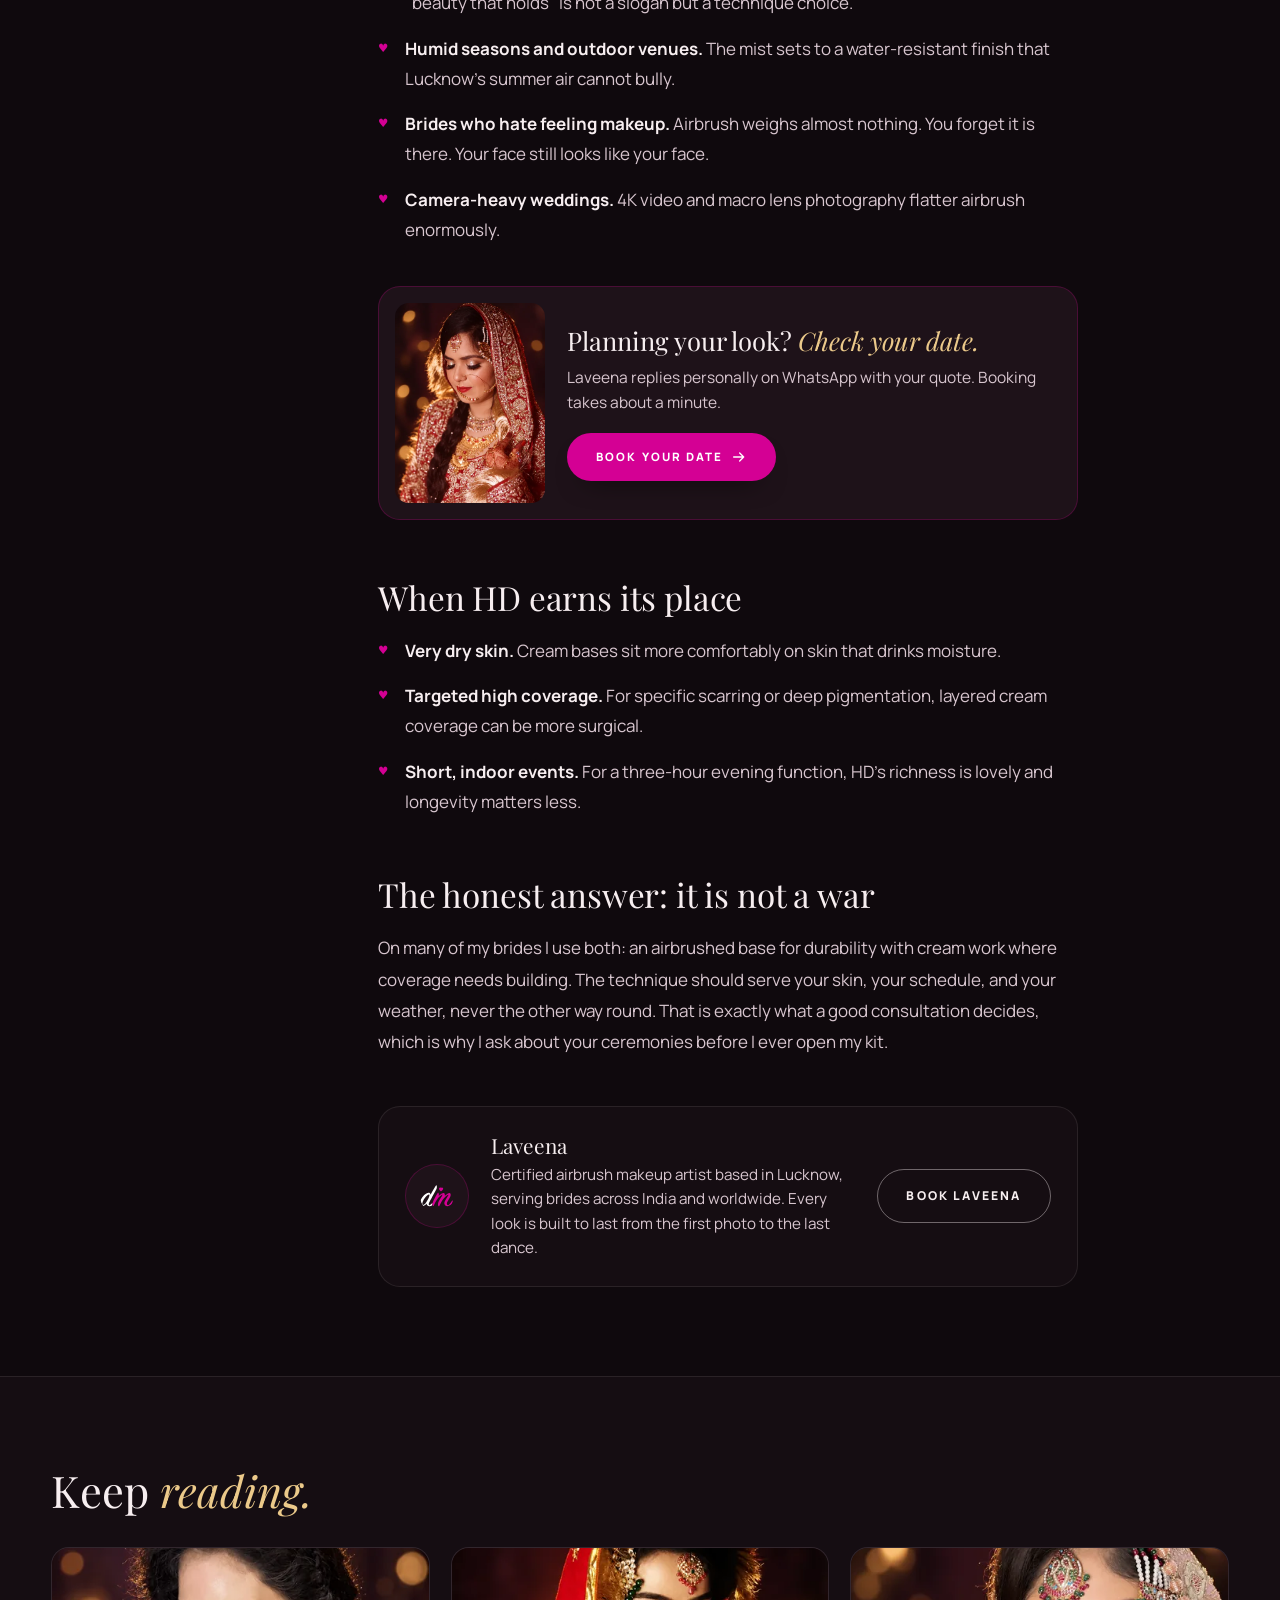
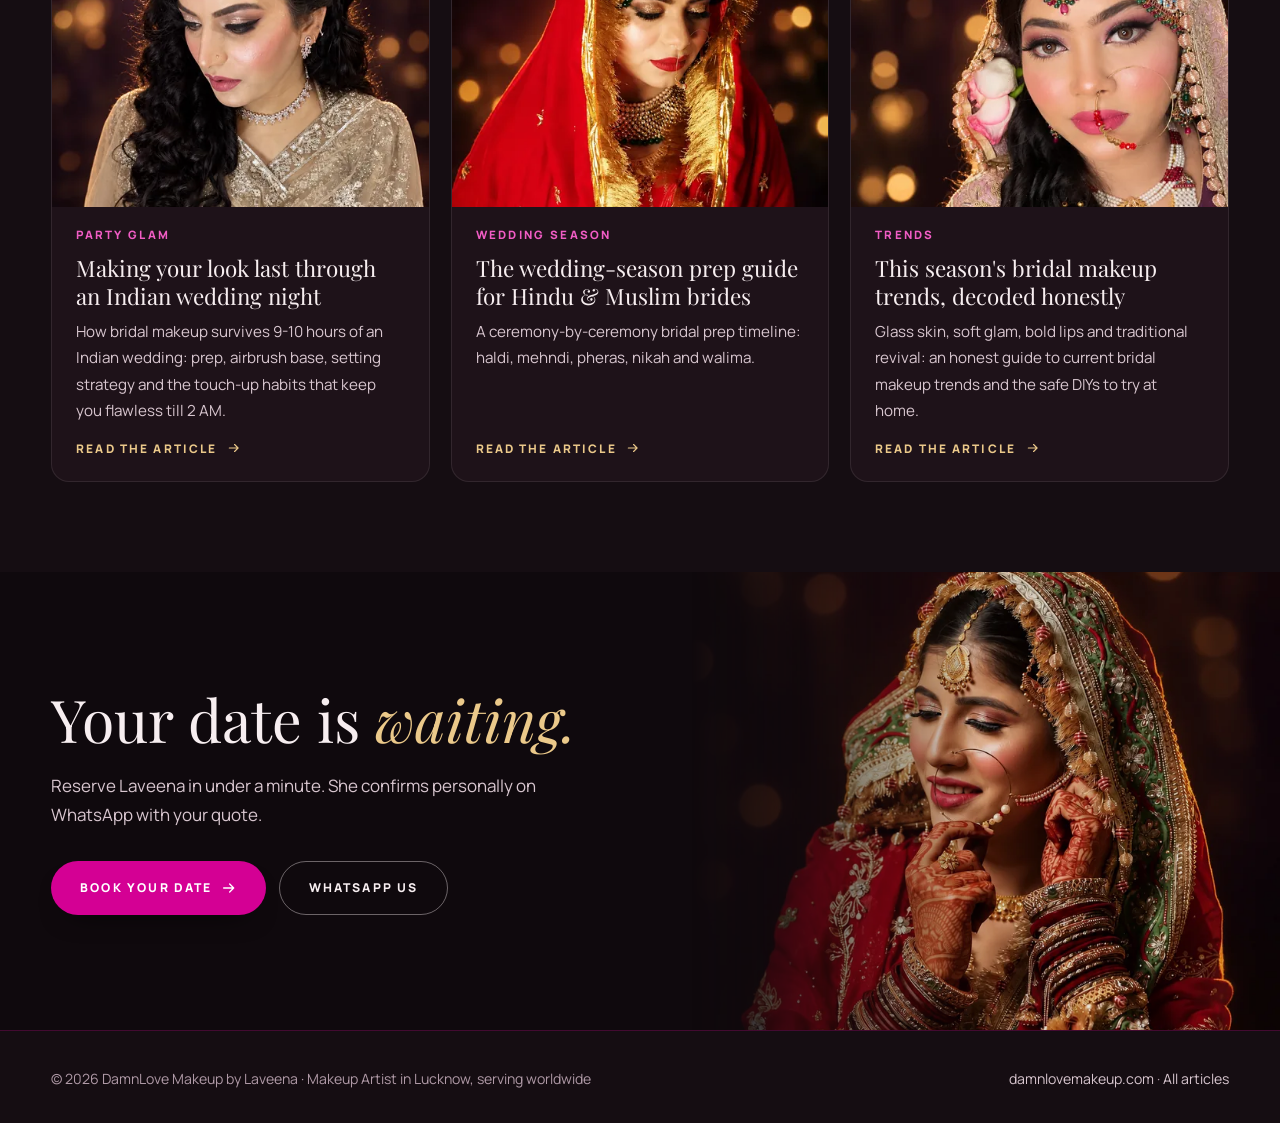
<file: public/articles/airbrush-vs-hd-makeup/index.html>
<!DOCTYPE html>
<html lang="en"><head><meta charset="UTF-8"><meta name="viewport" content="width=device-width, initial-scale=1.0, viewport-fit=cover">
<title>Airbrush vs HD Makeup: Which Is Right for Your Wedding Day? | DamnLove Makeup Journal</title>
<meta name="description" content="An honest airbrush vs HD foundation comparison from an artist certified in both. Which bridal base lasts longer, photographs better and suits your skin.">
<link rel="canonical" href="https://damnlovemakeup.com/articles/airbrush-vs-hd-makeup/">
<meta name="robots" content="index, follow, max-image-preview:large">
<meta name="theme-color" content="#0F090D">
<meta property="og:type" content="article"><meta property="og:title" content="Airbrush vs HD Makeup: Which Is Right for Your Wedding Day?"><meta property="og:description" content="An honest airbrush vs HD foundation comparison from an artist certified in both. Which bridal base lasts longer, photographs better and suits your skin."><meta property="og:url" content="https://damnlovemakeup.com/articles/airbrush-vs-hd-makeup/"><meta property="og:image" content="https://damnlovemakeup.com/img/p-11-1024.webp"><meta name="twitter:card" content="summary_large_image">
<link rel="icon" type="image/svg+xml" href="../../assets/mark.svg">
<link rel="preconnect" href="https://fonts.googleapis.com"><link rel="preconnect" href="https://fonts.gstatic.com" crossorigin><link href="https://fonts.googleapis.com/css2?family=Playfair+Display:ital,wght@0,400;0,500;0,600;1,400;1,500&family=Manrope:wght@400;500;600;700;800&display=swap" rel="stylesheet">
<link rel="stylesheet" href="../../articles/a.css">
<script type="application/ld+json">{"@context": "https://schema.org", "@type": "Article", "headline": "Airbrush vs HD: which base is right for your day?", "description": "An honest airbrush vs HD foundation comparison from an artist certified in both. Which bridal base lasts longer, photographs better and suits your skin.", "image": "https://damnlovemakeup.com/img/p-11-1024.webp", "author": {"@type": "Person", "name": "Laveena", "url": "https://damnlovemakeup.com/#laveena"}, "publisher": {"@type": "Organization", "name": "DamnLove Makeup", "url": "https://damnlovemakeup.com/"}, "mainEntityOfPage": "https://damnlovemakeup.com/articles/airbrush-vs-hd-makeup/"}</script>
<script type="application/ld+json">{"@context": "https://schema.org", "@type": "BreadcrumbList", "itemListElement": [{"@type": "ListItem", "position": 1, "name": "Home", "item": "https://damnlovemakeup.com/"}, {"@type": "ListItem", "position": 2, "name": "Journal", "item": "https://damnlovemakeup.com/articles/"}, {"@type": "ListItem", "position": 3, "name": "Airbrush vs HD: which base is right for your day?"}]}</script>
<script>(function(){var ID="G-XXXXXXXXXX";window.dataLayer=window.dataLayer||[];window.gtag=function(){dataLayer.push(arguments);};if(!/X{6,}/.test(ID)){var s=document.createElement("script");s.async=true;s.src="https://www.googletagmanager.com/gtag/js?id="+ID;document.head.appendChild(s);gtag("js",new Date());gtag("config",ID);}})();</script>
</head>
<body>
<a class="skip" href="#main">Skip to content</a>
<div class="progress" aria-hidden="true"><i></i></div>
<header class="nav"><a href="../../" aria-label="DamnLove Makeup, home"><img src="../../assets/logo.svg" alt="DamnLove Makeup" width="906" height="288"></a>
<div class="nav-r"><a class="l" href="../../">Home</a><a class="l on" href="../../articles/">Journal</a><a class="btn btn-solid" href="../../?book=1">Book a date</a></div></header>
<main id="main">
<header class="a-hero">
  <div class="a-hero-ph" aria-hidden="true"><img src="../../img/p-11-768.webp" srcset="../../img/p-11-480.webp 480w, ../../img/p-11-768.webp 768w, ../../img/p-11-1024.webp 1024w" sizes="48vw" width="1024" height="1536" alt="" fetchpriority="high" decoding="async"></div>
  <div class="wrap a-hero-in"><div class="a-hero-txt">
    <nav class="crumb" aria-label="Breadcrumb"><a href="../../">Home</a><span>/</span><a href="../">Journal</a></nav>
    <span class="cat">Technique</span>
    <h1>Airbrush vs HD: <em>which base is right for your day?</em></h1>
    <div class="by"><img src="../../assets/mark.svg" alt="" width="46" height="46"><div><b>Laveena</b><small>Certified airbrush makeup artist · Lucknow</small></div><span class="rt">5 min read</span></div>
  </div></div>
</header>
<div class="wrap a-layout">
  <aside class="toc" aria-label="In this article"><b>In this article</b><ol id="tocList"></ol>
    <div class="share"><a id="shareWa" href="https://wa.me/" target="_blank" rel="noopener"><svg viewBox="0 0 24 24" fill="currentColor" aria-hidden="true"><path d="M12 2a10 10 0 0 0-8.6 15.1L2 22l5-1.3A10 10 0 1 0 12 2Zm4.5 12.1c-.2-.1-1.5-.7-1.7-.8-.2-.1-.4-.1-.6.1l-.8 1c-.1.2-.3.2-.5.1a6.7 6.7 0 0 1-3.3-2.9c-.3-.4.2-.4.7-1.3.1-.2 0-.3 0-.4l-.8-1.8c-.2-.5-.4-.4-.6-.4h-.5a1 1 0 0 0-.7.3 3 3 0 0 0-.9 2.2 5.2 5.2 0 0 0 1.1 2.7 11.9 11.9 0 0 0 4.5 4c1.7.7 2.3.8 3.2.6.5-.1 1.5-.6 1.7-1.2.2-.6.2-1.1.2-1.2-.1-.1-.3-.2-.5-.3Z"/></svg><span>WhatsApp</span></a><button id="copyLink" type="button"><svg viewBox="0 0 24 24" fill="none" stroke="currentColor" stroke-width="1.8" stroke-linecap="round" aria-hidden="true"><path d="M10 14a4 4 0 0 0 5.7 0l3-3a4 4 0 0 0-5.7-5.7l-1 1"/><path d="M14 10a4 4 0 0 0-5.7 0l-3 3a4 4 0 0 0 5.7 5.7l1-1"/></svg><span>Copy link</span></button></div></aside>
  <article class="prose">
<p>"Should I go airbrush or HD?" is the question I am asked most, usually in the first five minutes of a consultation. I am certified in airbrush and I work in both, so here is the honest, no-sales answer I give my own brides in Lucknow and everywhere else.</p>
<h2>What HD actually means</h2>
<p>HD is traditional cream foundation, formulated to look flawless on high-definition cameras. It is applied with brushes and sponges, buffed into the skin, and its great strengths are <strong>coverage and control</strong>. Scarring, pigmentation, uneven tone: a skilled hand can build HD coverage precisely where it is needed. It feels richer on the skin and warms into it over the first hour, which many brides love.</p>
<h2>What airbrush actually is</h2>
<p>Airbrush foundation is sprayed through a fine nozzle as a mist of tiny droplets. Thousands of micro-dots settle on the skin rather than being pressed into it. The result is a base that is <strong>lighter, more even, and dramatically more durable</strong>: it does not move with hugs, tears, or nine hours of celebration, and it photographs without texture even in brutal close-up.</p>
<div class="pull">HD is a painting. Airbrush is a mist. One is built, the other settles. Both, done well, are beautiful.</div>
<h2>When I recommend airbrush</h2>
<ul>
<li><strong>Long ceremony days.</strong> Haldi at eight, pheras at midnight? Airbrush. This is where "beauty that holds" is not a slogan but a technique choice.</li>
<li><strong>Humid seasons and outdoor venues.</strong> The mist sets to a water-resistant finish that Lucknow's summer air cannot bully.</li>
<li><strong>Brides who hate feeling makeup.</strong> Airbrush weighs almost nothing. You forget it is there. Your face still looks like your face.</li>
<li><strong>Camera-heavy weddings.</strong> 4K video and macro lens photography flatter airbrush enormously.</li>
</ul>
<aside class="mid" aria-label="Book Laveena"><img loading="lazy" decoding="async" src="../../img/p-06-480.webp" srcset="../../img/p-06-480.webp 480w, ../../img/p-06-768.webp 768w" sizes="150px" width="1024" height="1536" alt=""><div><b>Planning your look? <em>Check your date.</em></b><p>Laveena replies personally on WhatsApp with your quote. Booking takes about a minute.</p><a class="btn btn-solid" href="../../?book=1">Book your date <svg viewBox="0 0 24 24" fill="none" stroke="currentColor" stroke-width="2" stroke-linecap="round" stroke-linejoin="round" aria-hidden="true"><path d="M4 12h15M13 6l6 6-6 6"/></svg></a></div></aside><h2>When HD earns its place</h2>
<ul>
<li><strong>Very dry skin.</strong> Cream bases sit more comfortably on skin that drinks moisture.</li>
<li><strong>Targeted high coverage.</strong> For specific scarring or deep pigmentation, layered cream coverage can be more surgical.</li>
<li><strong>Short, indoor events.</strong> For a three-hour evening function, HD's richness is lovely and longevity matters less.</li>
</ul>
<h2>The honest answer: it is not a war</h2>
<p>On many of my brides I use both: an airbrushed base for durability with cream work where coverage needs building. The technique should serve your skin, your schedule, and your weather, never the other way round. That is exactly what a good consultation decides, which is why I ask about your ceremonies before I ever open my kit.</p>
    <div class="author"><img src="../../assets/mark.svg" alt="" width="64" height="64"><div><b>Laveena</b><p>Certified airbrush makeup artist based in Lucknow, serving brides across India and worldwide. Every look is built to last from the first photo to the last dance.</p></div><a class="btn btn-line" href="../../?book=1">Book Laveena</a></div>
  </article>
</div>
<section class="rel" aria-label="More from the journal"><div class="wrap"><h2>Keep <em>reading.</em></h2><div class="cards"><a class="card" href="../make-your-makeup-last/"><div class="ph"><img loading="lazy" decoding="async" src="../../img/p-14-768.webp" srcset="../../img/p-14-480.webp 480w, ../../img/p-14-768.webp 768w, ../../img/p-14-1024.webp 1024w" sizes="(max-width:1000px) 92vw, 32vw" width="1024" height="1536" alt=""></div><div class="bd"><small>Party glam</small><h3>Making your look last through an Indian wedding night</h3><p>How bridal makeup survives 9-10 hours of an Indian wedding: prep, airbrush base, setting strategy and the touch-up habits that keep you flawless till 2 AM.</p><span class="link">Read the article <svg viewBox="0 0 24 24" fill="none" stroke="currentColor" stroke-width="2" stroke-linecap="round" stroke-linejoin="round" aria-hidden="true"><path d="M4 12h15M13 6l6 6-6 6"/></svg></span></div></a><a class="card" href="../wedding-season-prep-guide/"><div class="ph"><img loading="lazy" decoding="async" src="../../img/p-07-768.webp" srcset="../../img/p-07-480.webp 480w, ../../img/p-07-768.webp 768w, ../../img/p-07-1024.webp 1024w" sizes="(max-width:1000px) 92vw, 32vw" width="1024" height="1536" alt=""></div><div class="bd"><small>Wedding season</small><h3>The wedding-season prep guide for Hindu &amp; Muslim brides</h3><p>A ceremony-by-ceremony bridal prep timeline: haldi, mehndi, pheras, nikah and walima.</p><span class="link">Read the article <svg viewBox="0 0 24 24" fill="none" stroke="currentColor" stroke-width="2" stroke-linecap="round" stroke-linejoin="round" aria-hidden="true"><path d="M4 12h15M13 6l6 6-6 6"/></svg></span></div></a><a class="card" href="../bridal-makeup-trends/"><div class="ph"><img loading="lazy" decoding="async" src="../../img/p-15-768.webp" srcset="../../img/p-15-480.webp 480w, ../../img/p-15-768.webp 768w, ../../img/p-15-1024.webp 1024w" sizes="(max-width:1000px) 92vw, 32vw" width="1024" height="1536" alt=""></div><div class="bd"><small>Trends</small><h3>This season's bridal makeup trends, decoded honestly</h3><p>Glass skin, soft glam, bold lips and traditional revival: an honest guide to current bridal makeup trends and the safe DIYs to try at home.</p><span class="link">Read the article <svg viewBox="0 0 24 24" fill="none" stroke="currentColor" stroke-width="2" stroke-linecap="round" stroke-linejoin="round" aria-hidden="true"><path d="M4 12h15M13 6l6 6-6 6"/></svg></span></div></a></div></div></section>
<section class="cta-band" aria-label="Book your date"><div class="ph" aria-hidden="true"><img loading="lazy" decoding="async" src="../../img/p-01-768.webp" width="1024" height="1536" alt=""></div><div class="wrap"><h2>Your date is <em>waiting.</em></h2><p>Reserve Laveena in under a minute. She confirms personally on WhatsApp with your quote.</p><div class="row"><a class="btn btn-solid" href="../../?book=1">Book your date <svg viewBox="0 0 24 24" fill="none" stroke="currentColor" stroke-width="2" stroke-linecap="round" stroke-linejoin="round" aria-hidden="true"><path d="M4 12h15M13 6l6 6-6 6"/></svg></a><a class="btn btn-line" href="https://wa.me/919839675822" target="_blank" rel="noopener">WhatsApp us</a></div></div></section>
</main>
<footer class="foot"><div class="wrap"><span>© <span id="yr">2026</span> DamnLove Makeup by Laveena · Makeup Artist in Lucknow, serving worldwide</span><span><a href="../../">damnlovemakeup.com</a> · <a href="../../articles/">All articles</a></span></div></footer>
<div class="m-bar" id="mBar"><a class="btn btn-solid" href="../../?book=1">Book your date</a><a class="btn btn-line" href="https://wa.me/919839675822" target="_blank" rel="noopener" style="flex:0 0 auto">WhatsApp</a></div>
<script>document.getElementById("yr").textContent=new Date().getFullYear();</script>
<script src="../a.js" defer></script>
</body></html>
</file>
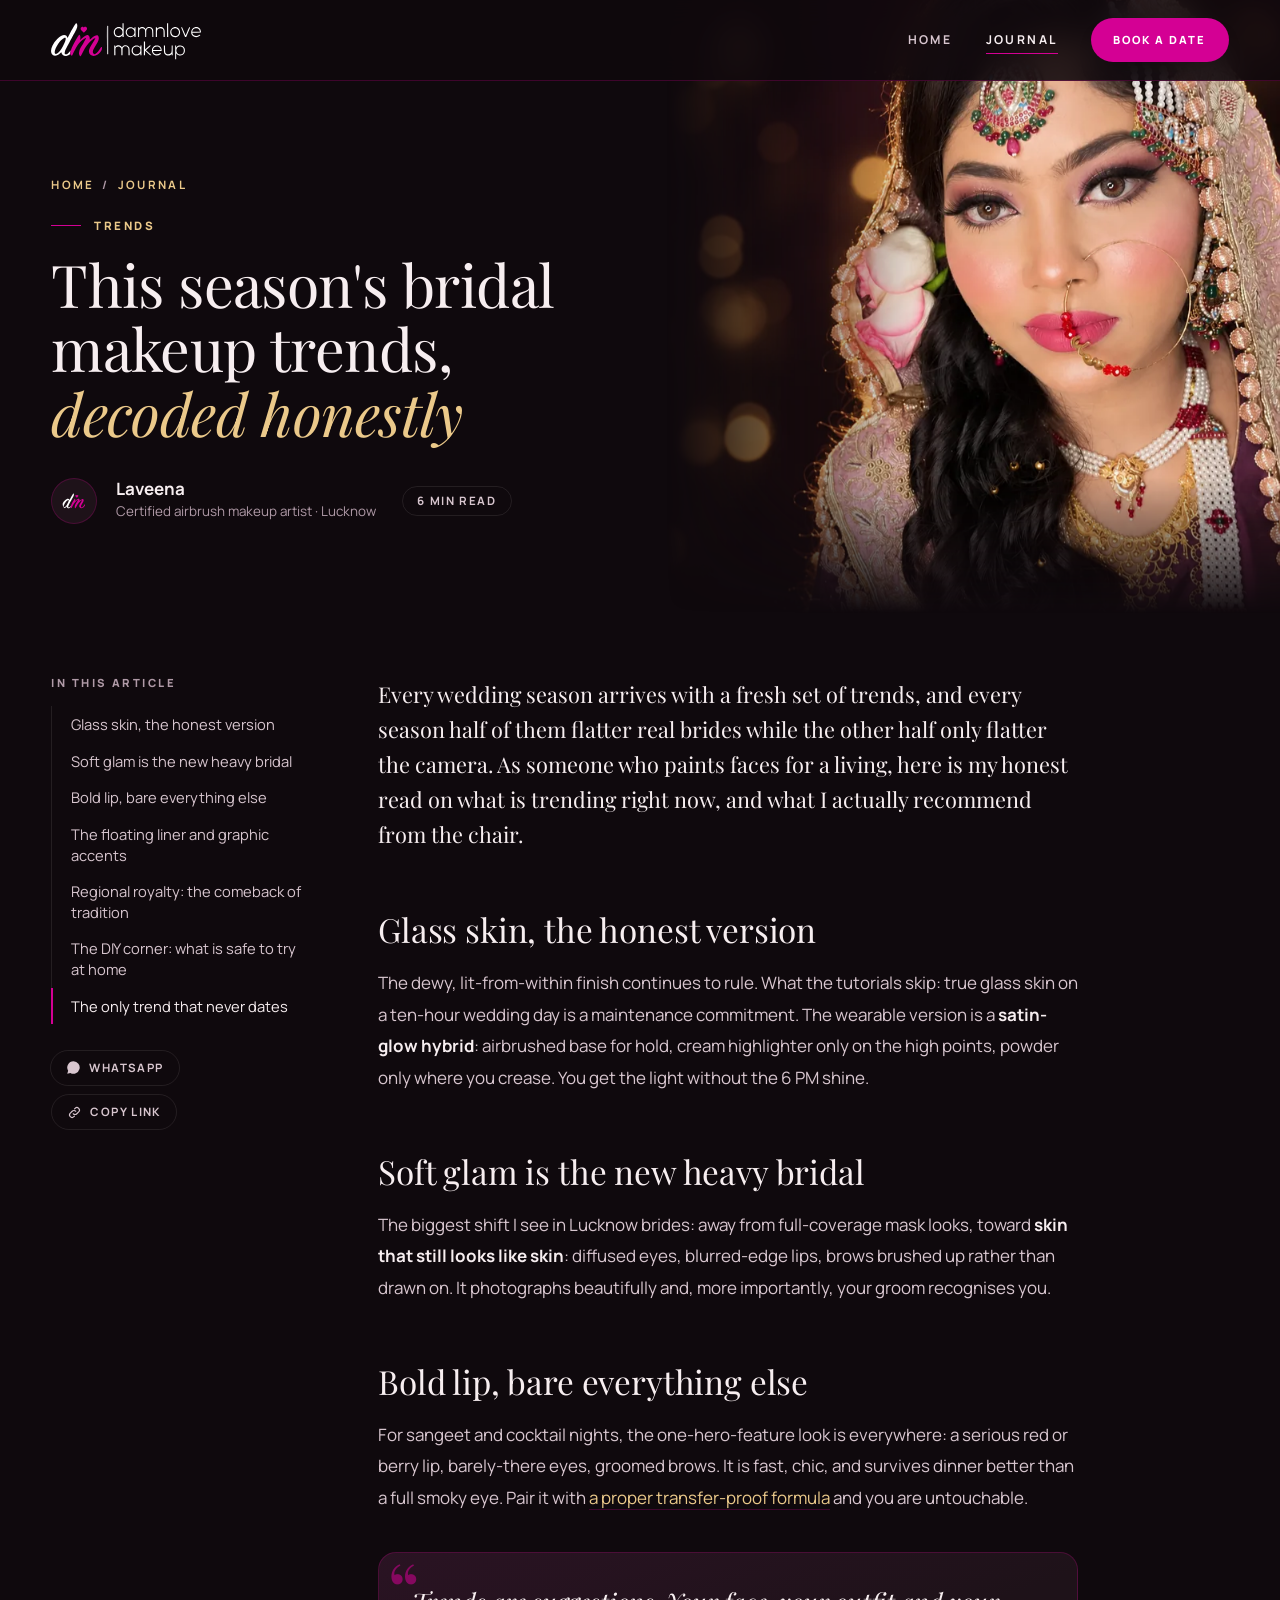
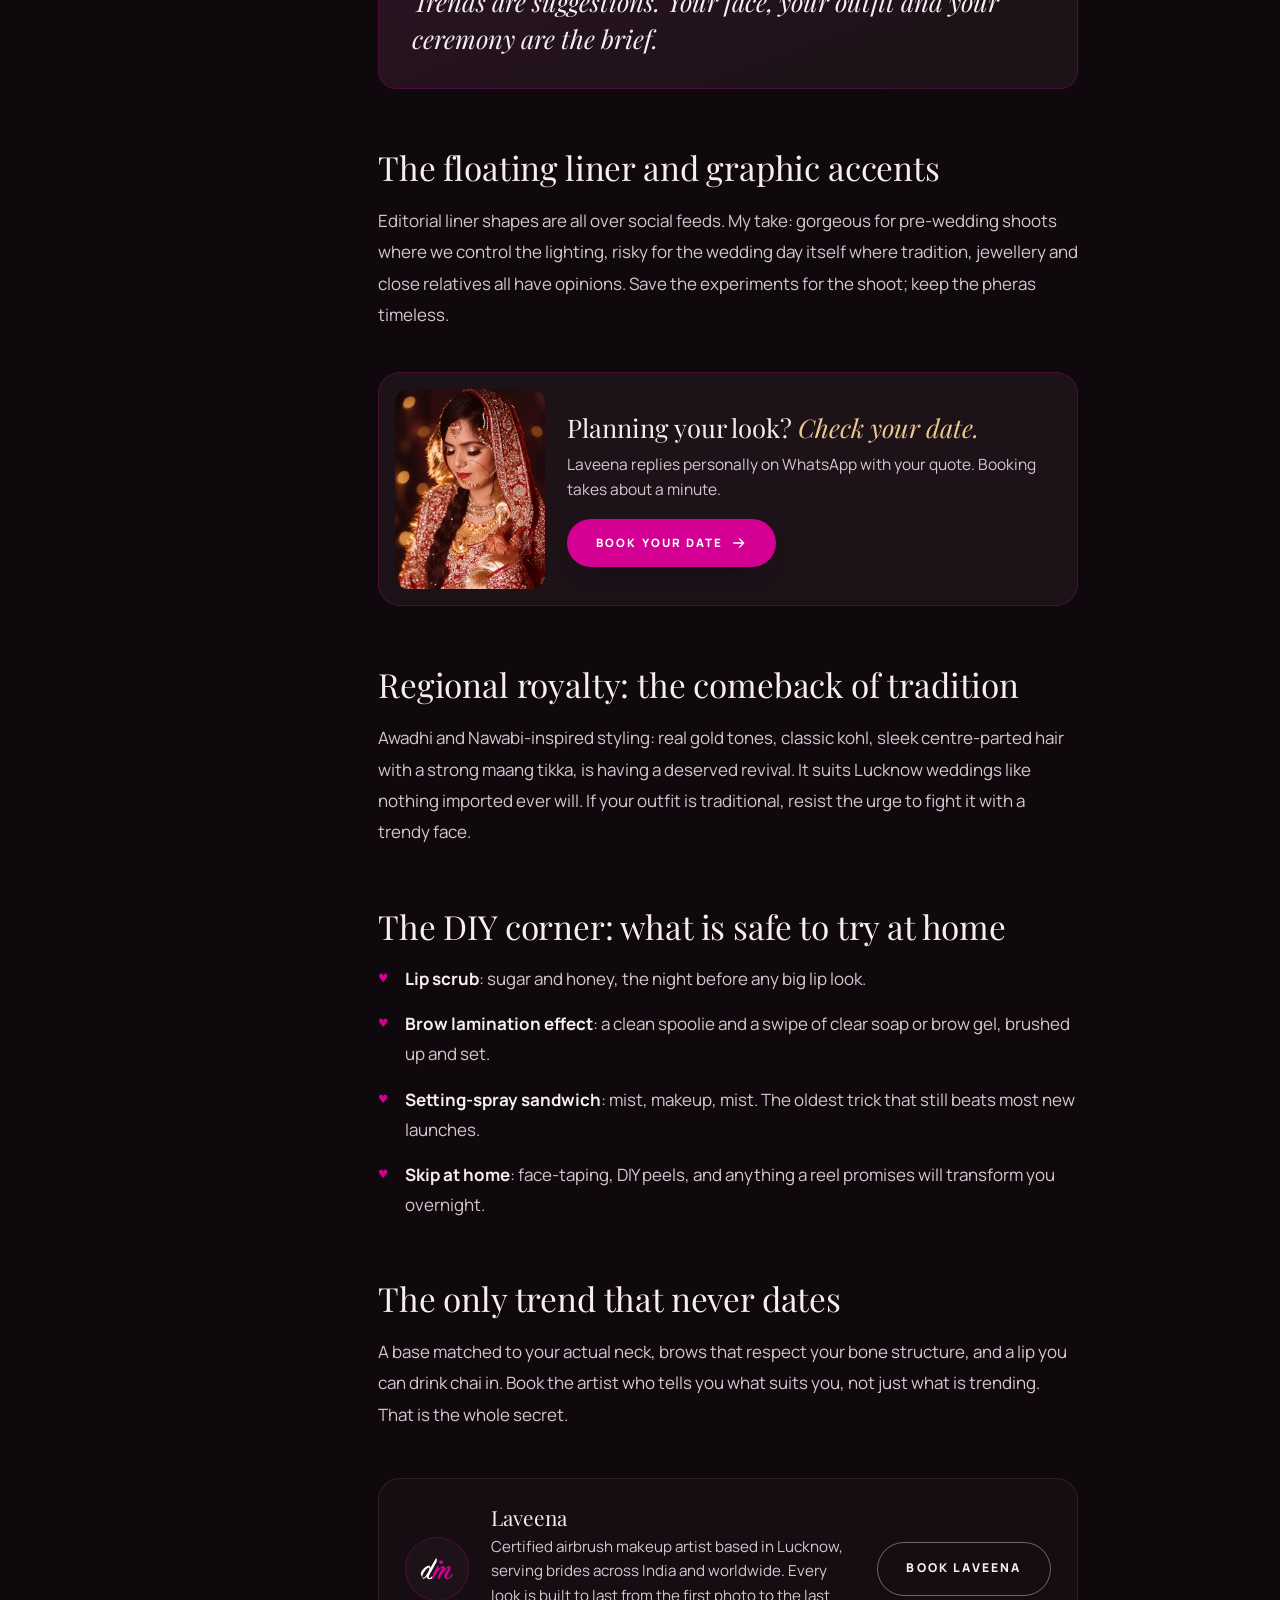
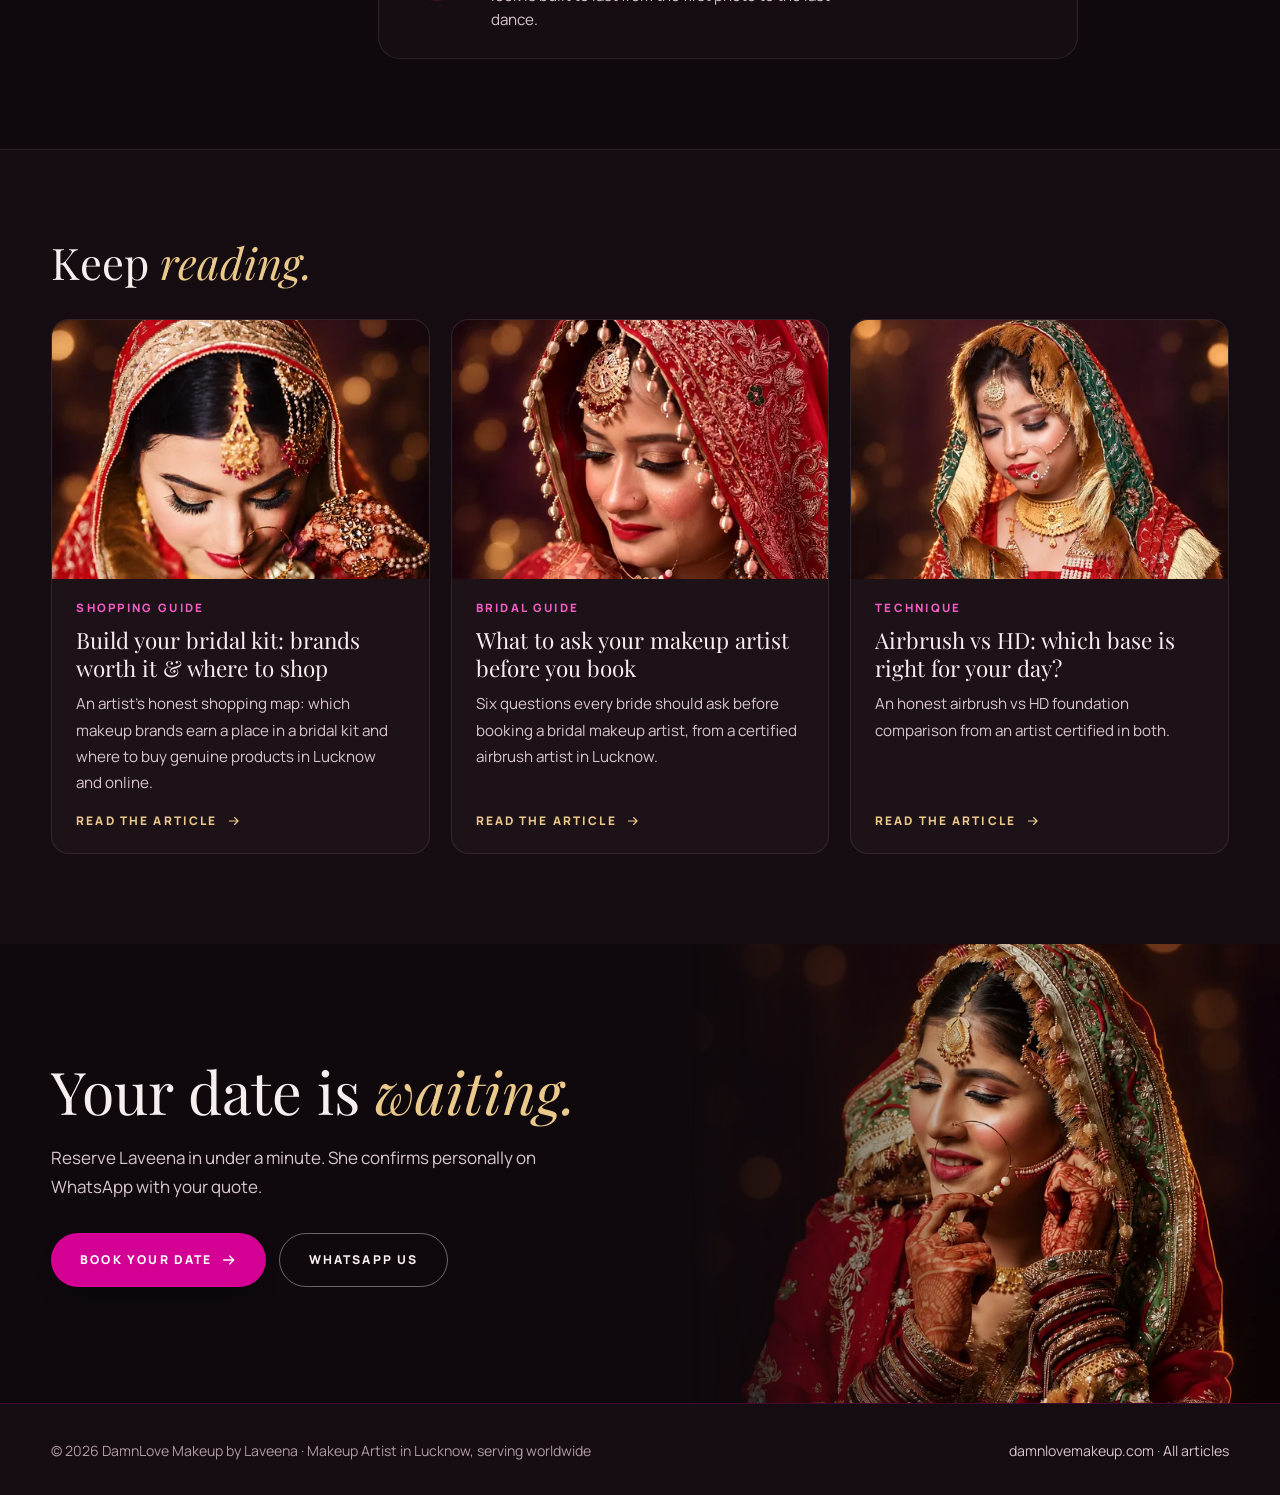
<file: public/articles/bridal-makeup-trends/index.html>
<!DOCTYPE html>
<html lang="en"><head><meta charset="UTF-8"><meta name="viewport" content="width=device-width, initial-scale=1.0, viewport-fit=cover">
<title>This Season's Bridal Makeup Trends, Decoded Honestly | DamnLove Makeup Journal</title>
<meta name="description" content="Glass skin, soft glam, bold lips and traditional revival: an honest guide to current bridal makeup trends and the safe DIYs to try at home.">
<link rel="canonical" href="https://damnlovemakeup.com/articles/bridal-makeup-trends/">
<meta name="robots" content="index, follow, max-image-preview:large">
<meta name="theme-color" content="#0F090D">
<meta property="og:type" content="article"><meta property="og:title" content="This Season's Bridal Makeup Trends, Decoded Honestly"><meta property="og:description" content="Glass skin, soft glam, bold lips and traditional revival: an honest guide to current bridal makeup trends and the safe DIYs to try at home."><meta property="og:url" content="https://damnlovemakeup.com/articles/bridal-makeup-trends/"><meta property="og:image" content="https://damnlovemakeup.com/img/p-15-1024.webp"><meta name="twitter:card" content="summary_large_image">
<link rel="icon" type="image/svg+xml" href="../../assets/mark.svg">
<link rel="preconnect" href="https://fonts.googleapis.com"><link rel="preconnect" href="https://fonts.gstatic.com" crossorigin><link href="https://fonts.googleapis.com/css2?family=Playfair+Display:ital,wght@0,400;0,500;0,600;1,400;1,500&family=Manrope:wght@400;500;600;700;800&display=swap" rel="stylesheet">
<link rel="stylesheet" href="../../articles/a.css">
<script type="application/ld+json">{"@context": "https://schema.org", "@type": "Article", "headline": "This season's bridal makeup trends, decoded honestly", "description": "Glass skin, soft glam, bold lips and traditional revival: an honest guide to current bridal makeup trends and the safe DIYs to try at home.", "image": "https://damnlovemakeup.com/img/p-15-1024.webp", "author": {"@type": "Person", "name": "Laveena", "url": "https://damnlovemakeup.com/#laveena"}, "publisher": {"@type": "Organization", "name": "DamnLove Makeup", "url": "https://damnlovemakeup.com/"}, "mainEntityOfPage": "https://damnlovemakeup.com/articles/bridal-makeup-trends/"}</script>
<script type="application/ld+json">{"@context": "https://schema.org", "@type": "BreadcrumbList", "itemListElement": [{"@type": "ListItem", "position": 1, "name": "Home", "item": "https://damnlovemakeup.com/"}, {"@type": "ListItem", "position": 2, "name": "Journal", "item": "https://damnlovemakeup.com/articles/"}, {"@type": "ListItem", "position": 3, "name": "This season's bridal makeup trends, decoded honestly"}]}</script>
<script>(function(){var ID="G-XXXXXXXXXX";window.dataLayer=window.dataLayer||[];window.gtag=function(){dataLayer.push(arguments);};if(!/X{6,}/.test(ID)){var s=document.createElement("script");s.async=true;s.src="https://www.googletagmanager.com/gtag/js?id="+ID;document.head.appendChild(s);gtag("js",new Date());gtag("config",ID);}})();</script>
</head>
<body>
<a class="skip" href="#main">Skip to content</a>
<div class="progress" aria-hidden="true"><i></i></div>
<header class="nav"><a href="../../" aria-label="DamnLove Makeup, home"><img src="../../assets/logo.svg" alt="DamnLove Makeup" width="906" height="288"></a>
<div class="nav-r"><a class="l" href="../../">Home</a><a class="l on" href="../../articles/">Journal</a><a class="btn btn-solid" href="../../?book=1">Book a date</a></div></header>
<main id="main">
<header class="a-hero">
  <div class="a-hero-ph" aria-hidden="true"><img src="../../img/p-15-768.webp" srcset="../../img/p-15-480.webp 480w, ../../img/p-15-768.webp 768w, ../../img/p-15-1024.webp 1024w" sizes="48vw" width="1024" height="1536" alt="" fetchpriority="high" decoding="async"></div>
  <div class="wrap a-hero-in"><div class="a-hero-txt">
    <nav class="crumb" aria-label="Breadcrumb"><a href="../../">Home</a><span>/</span><a href="../">Journal</a></nav>
    <span class="cat">Trends</span>
    <h1>This season's bridal makeup trends, <em>decoded honestly</em></h1>
    <div class="by"><img src="../../assets/mark.svg" alt="" width="46" height="46"><div><b>Laveena</b><small>Certified airbrush makeup artist · Lucknow</small></div><span class="rt">6 min read</span></div>
  </div></div>
</header>
<div class="wrap a-layout">
  <aside class="toc" aria-label="In this article"><b>In this article</b><ol id="tocList"></ol>
    <div class="share"><a id="shareWa" href="https://wa.me/" target="_blank" rel="noopener"><svg viewBox="0 0 24 24" fill="currentColor" aria-hidden="true"><path d="M12 2a10 10 0 0 0-8.6 15.1L2 22l5-1.3A10 10 0 1 0 12 2Zm4.5 12.1c-.2-.1-1.5-.7-1.7-.8-.2-.1-.4-.1-.6.1l-.8 1c-.1.2-.3.2-.5.1a6.7 6.7 0 0 1-3.3-2.9c-.3-.4.2-.4.7-1.3.1-.2 0-.3 0-.4l-.8-1.8c-.2-.5-.4-.4-.6-.4h-.5a1 1 0 0 0-.7.3 3 3 0 0 0-.9 2.2 5.2 5.2 0 0 0 1.1 2.7 11.9 11.9 0 0 0 4.5 4c1.7.7 2.3.8 3.2.6.5-.1 1.5-.6 1.7-1.2.2-.6.2-1.1.2-1.2-.1-.1-.3-.2-.5-.3Z"/></svg><span>WhatsApp</span></a><button id="copyLink" type="button"><svg viewBox="0 0 24 24" fill="none" stroke="currentColor" stroke-width="1.8" stroke-linecap="round" aria-hidden="true"><path d="M10 14a4 4 0 0 0 5.7 0l3-3a4 4 0 0 0-5.7-5.7l-1 1"/><path d="M14 10a4 4 0 0 0-5.7 0l-3 3a4 4 0 0 0 5.7 5.7l1-1"/></svg><span>Copy link</span></button></div></aside>
  <article class="prose">
<p>Every wedding season arrives with a fresh set of trends, and every season half of them flatter real brides while the other half only flatter the camera. As someone who paints faces for a living, here is my honest read on what is trending right now, and what I actually recommend from the chair.</p>
<h2>Glass skin, the honest version</h2>
<p>The dewy, lit-from-within finish continues to rule. What the tutorials skip: true glass skin on a ten-hour wedding day is a maintenance commitment. The wearable version is a <strong>satin-glow hybrid</strong>: airbrushed base for hold, cream highlighter only on the high points, powder only where you crease. You get the light without the 6 PM shine.</p>
<h2>Soft glam is the new heavy bridal</h2>
<p>The biggest shift I see in Lucknow brides: away from full-coverage mask looks, toward <strong>skin that still looks like skin</strong>: diffused eyes, blurred-edge lips, brows brushed up rather than drawn on. It photographs beautifully and, more importantly, your groom recognises you.</p>
<h2>Bold lip, bare everything else</h2>
<p>For sangeet and cocktail nights, the one-hero-feature look is everywhere: a serious red or berry lip, barely-there eyes, groomed brows. It is fast, chic, and survives dinner better than a full smoky eye. Pair it with <a href="../where-to-shop-bridal-kit/">a proper transfer-proof formula</a> and you are untouchable.</p>
<div class="pull">Trends are suggestions. Your face, your outfit and your ceremony are the brief.</div>
<h2>The floating liner and graphic accents</h2>
<p>Editorial liner shapes are all over social feeds. My take: gorgeous for pre-wedding shoots where we control the lighting, risky for the wedding day itself where tradition, jewellery and close relatives all have opinions. Save the experiments for the shoot; keep the pheras timeless.</p>
<aside class="mid" aria-label="Book Laveena"><img loading="lazy" decoding="async" src="../../img/p-06-480.webp" srcset="../../img/p-06-480.webp 480w, ../../img/p-06-768.webp 768w" sizes="150px" width="1024" height="1536" alt=""><div><b>Planning your look? <em>Check your date.</em></b><p>Laveena replies personally on WhatsApp with your quote. Booking takes about a minute.</p><a class="btn btn-solid" href="../../?book=1">Book your date <svg viewBox="0 0 24 24" fill="none" stroke="currentColor" stroke-width="2" stroke-linecap="round" stroke-linejoin="round" aria-hidden="true"><path d="M4 12h15M13 6l6 6-6 6"/></svg></a></div></aside><h2>Regional royalty: the comeback of tradition</h2>
<p>Awadhi and Nawabi-inspired styling: real gold tones, classic kohl, sleek centre-parted hair with a strong maang tikka, is having a deserved revival. It suits Lucknow weddings like nothing imported ever will. If your outfit is traditional, resist the urge to fight it with a trendy face.</p>
<h2>The DIY corner: what is safe to try at home</h2>
<ul>
<li><strong>Lip scrub</strong>: sugar and honey, the night before any big lip look.</li>
<li><strong>Brow lamination effect</strong>: a clean spoolie and a swipe of clear soap or brow gel, brushed up and set.</li>
<li><strong>Setting-spray sandwich</strong>: mist, makeup, mist. The oldest trick that still beats most new launches.</li>
<li><strong>Skip at home</strong>: face-taping, DIY peels, and anything a reel promises will transform you overnight.</li>
</ul>
<h2>The only trend that never dates</h2>
<p>A base matched to your actual neck, brows that respect your bone structure, and a lip you can drink chai in. Book the artist who tells you what suits you, not just what is trending. That is the whole secret.</p>
    <div class="author"><img src="../../assets/mark.svg" alt="" width="64" height="64"><div><b>Laveena</b><p>Certified airbrush makeup artist based in Lucknow, serving brides across India and worldwide. Every look is built to last from the first photo to the last dance.</p></div><a class="btn btn-line" href="../../?book=1">Book Laveena</a></div>
  </article>
</div>
<section class="rel" aria-label="More from the journal"><div class="wrap"><h2>Keep <em>reading.</em></h2><div class="cards"><a class="card" href="../where-to-shop-bridal-kit/"><div class="ph"><img loading="lazy" decoding="async" src="../../img/p-13-768.webp" srcset="../../img/p-13-480.webp 480w, ../../img/p-13-768.webp 768w, ../../img/p-13-1024.webp 1024w" sizes="(max-width:1000px) 92vw, 32vw" width="1024" height="1536" alt=""></div><div class="bd"><small>Shopping guide</small><h3>Build your bridal kit: brands worth it &amp; where to shop</h3><p>An artist's honest shopping map: which makeup brands earn a place in a bridal kit and where to buy genuine products in Lucknow and online.</p><span class="link">Read the article <svg viewBox="0 0 24 24" fill="none" stroke="currentColor" stroke-width="2" stroke-linecap="round" stroke-linejoin="round" aria-hidden="true"><path d="M4 12h15M13 6l6 6-6 6"/></svg></span></div></a><a class="card" href="../what-to-ask-your-makeup-artist/"><div class="ph"><img loading="lazy" decoding="async" src="../../img/p-08-768.webp" srcset="../../img/p-08-480.webp 480w, ../../img/p-08-768.webp 768w, ../../img/p-08-1024.webp 1024w" sizes="(max-width:1000px) 92vw, 32vw" width="1024" height="1536" alt=""></div><div class="bd"><small>Bridal guide</small><h3>What to ask your makeup artist before you book</h3><p>Six questions every bride should ask before booking a bridal makeup artist, from a certified airbrush artist in Lucknow.</p><span class="link">Read the article <svg viewBox="0 0 24 24" fill="none" stroke="currentColor" stroke-width="2" stroke-linecap="round" stroke-linejoin="round" aria-hidden="true"><path d="M4 12h15M13 6l6 6-6 6"/></svg></span></div></a><a class="card" href="../airbrush-vs-hd-makeup/"><div class="ph"><img loading="lazy" decoding="async" src="../../img/p-11-768.webp" srcset="../../img/p-11-480.webp 480w, ../../img/p-11-768.webp 768w, ../../img/p-11-1024.webp 1024w" sizes="(max-width:1000px) 92vw, 32vw" width="1024" height="1536" alt=""></div><div class="bd"><small>Technique</small><h3>Airbrush vs HD: which base is right for your day?</h3><p>An honest airbrush vs HD foundation comparison from an artist certified in both.</p><span class="link">Read the article <svg viewBox="0 0 24 24" fill="none" stroke="currentColor" stroke-width="2" stroke-linecap="round" stroke-linejoin="round" aria-hidden="true"><path d="M4 12h15M13 6l6 6-6 6"/></svg></span></div></a></div></div></section>
<section class="cta-band" aria-label="Book your date"><div class="ph" aria-hidden="true"><img loading="lazy" decoding="async" src="../../img/p-01-768.webp" width="1024" height="1536" alt=""></div><div class="wrap"><h2>Your date is <em>waiting.</em></h2><p>Reserve Laveena in under a minute. She confirms personally on WhatsApp with your quote.</p><div class="row"><a class="btn btn-solid" href="../../?book=1">Book your date <svg viewBox="0 0 24 24" fill="none" stroke="currentColor" stroke-width="2" stroke-linecap="round" stroke-linejoin="round" aria-hidden="true"><path d="M4 12h15M13 6l6 6-6 6"/></svg></a><a class="btn btn-line" href="https://wa.me/919839675822" target="_blank" rel="noopener">WhatsApp us</a></div></div></section>
</main>
<footer class="foot"><div class="wrap"><span>© <span id="yr">2026</span> DamnLove Makeup by Laveena · Makeup Artist in Lucknow, serving worldwide</span><span><a href="../../">damnlovemakeup.com</a> · <a href="../../articles/">All articles</a></span></div></footer>
<div class="m-bar" id="mBar"><a class="btn btn-solid" href="../../?book=1">Book your date</a><a class="btn btn-line" href="https://wa.me/919839675822" target="_blank" rel="noopener" style="flex:0 0 auto">WhatsApp</a></div>
<script>document.getElementById("yr").textContent=new Date().getFullYear();</script>
<script src="../a.js" defer></script>
</body></html>
</file>
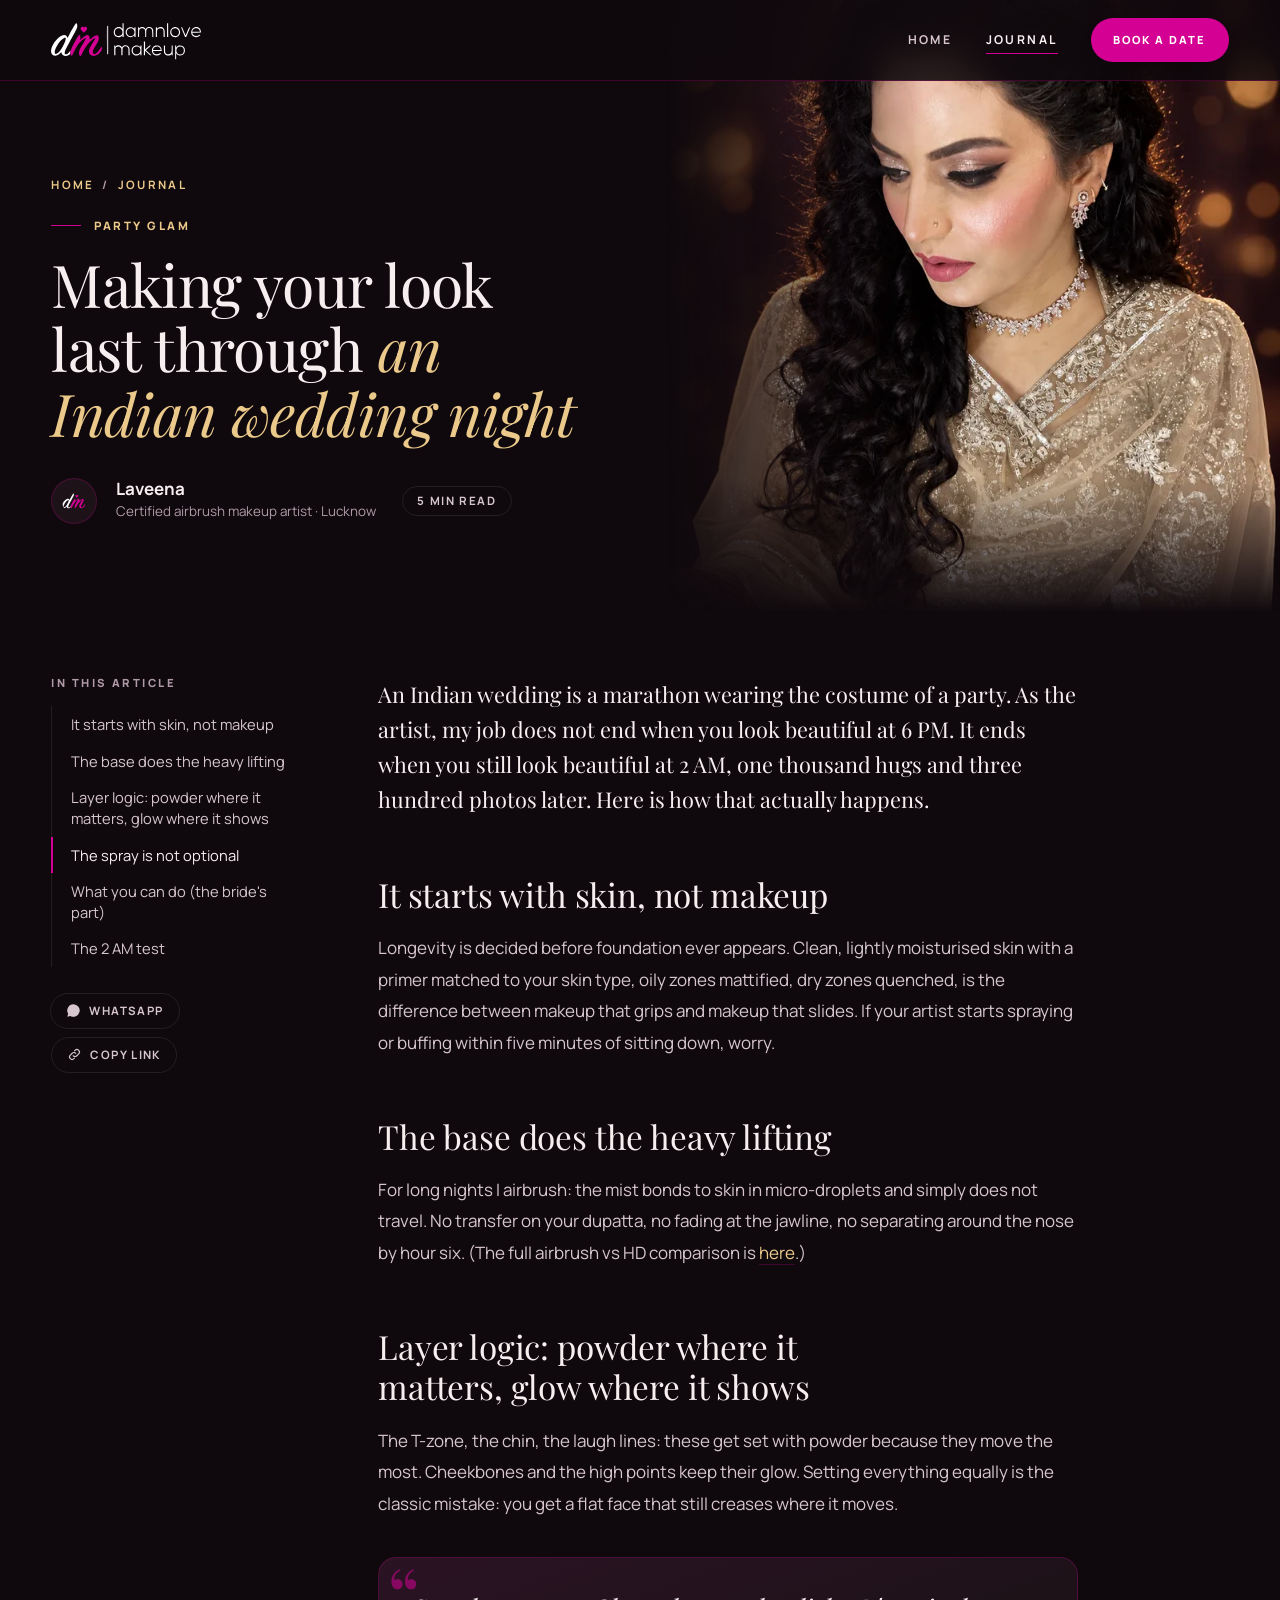
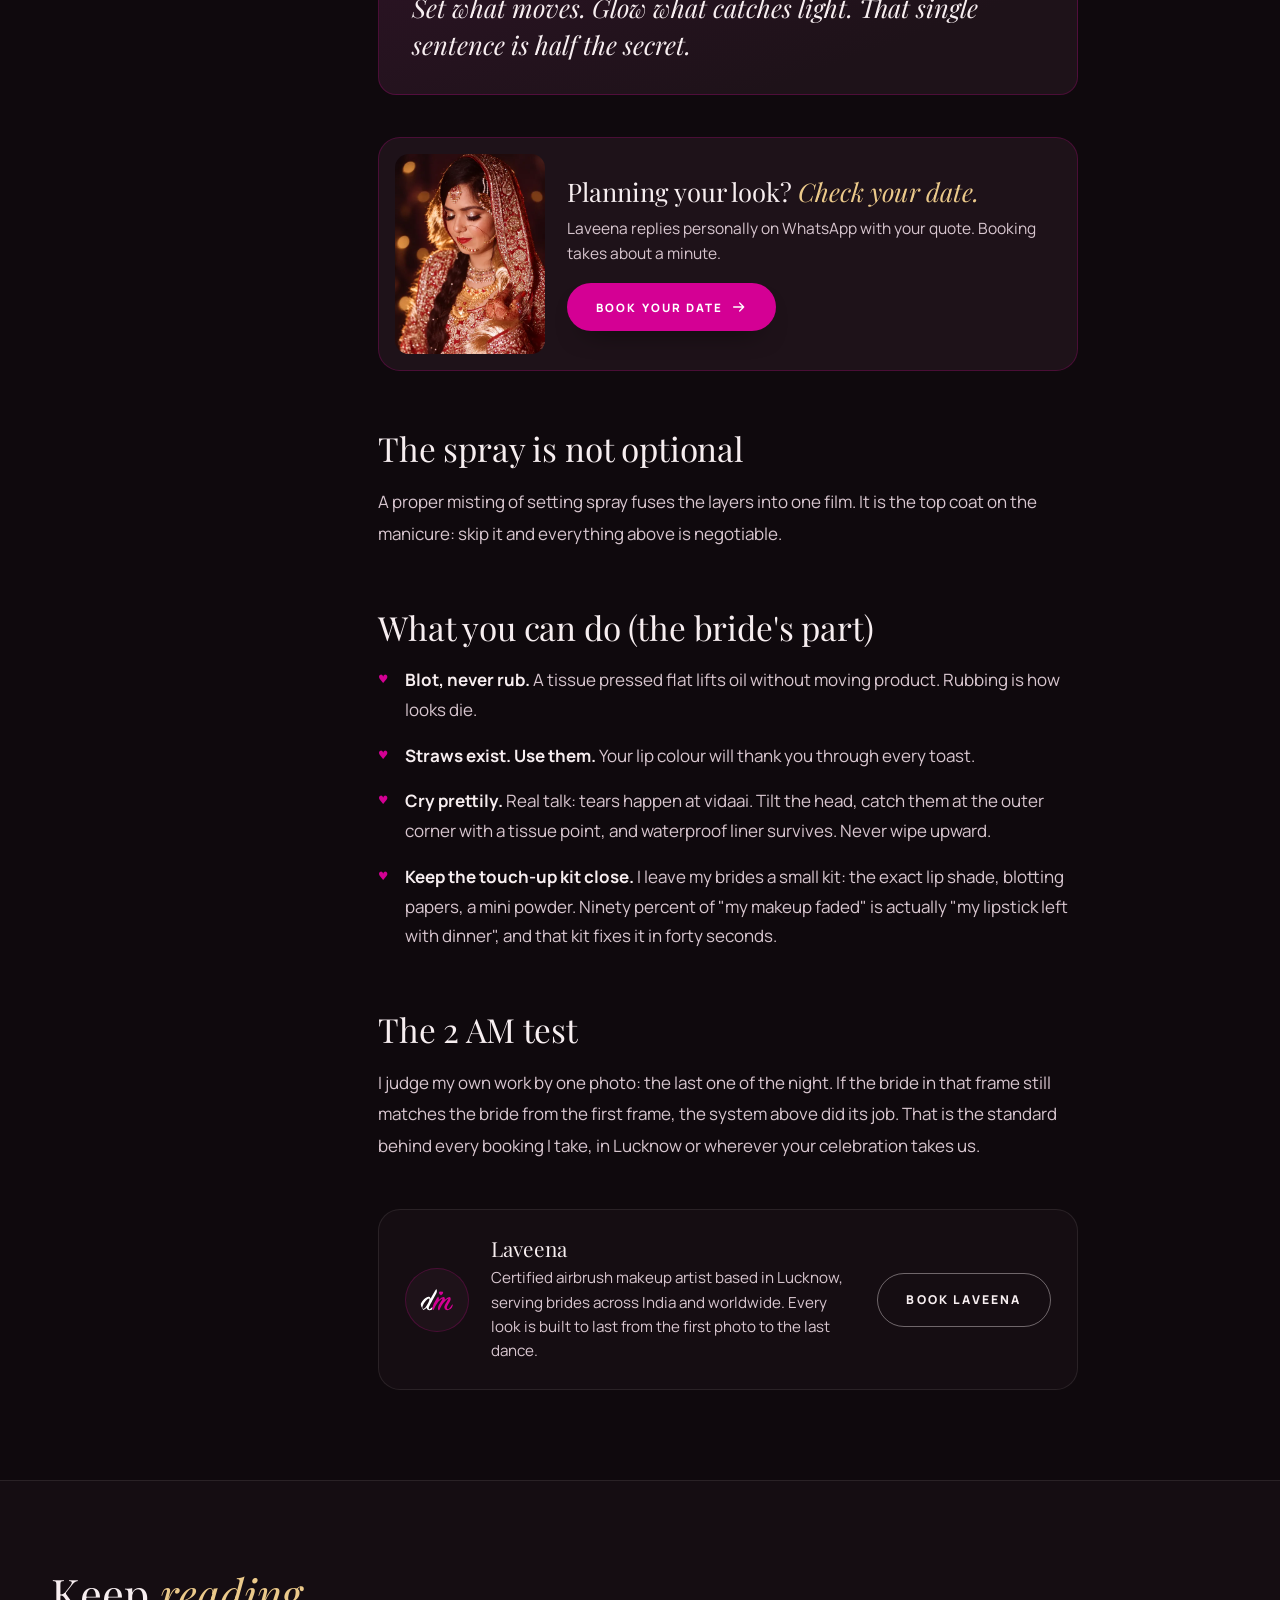
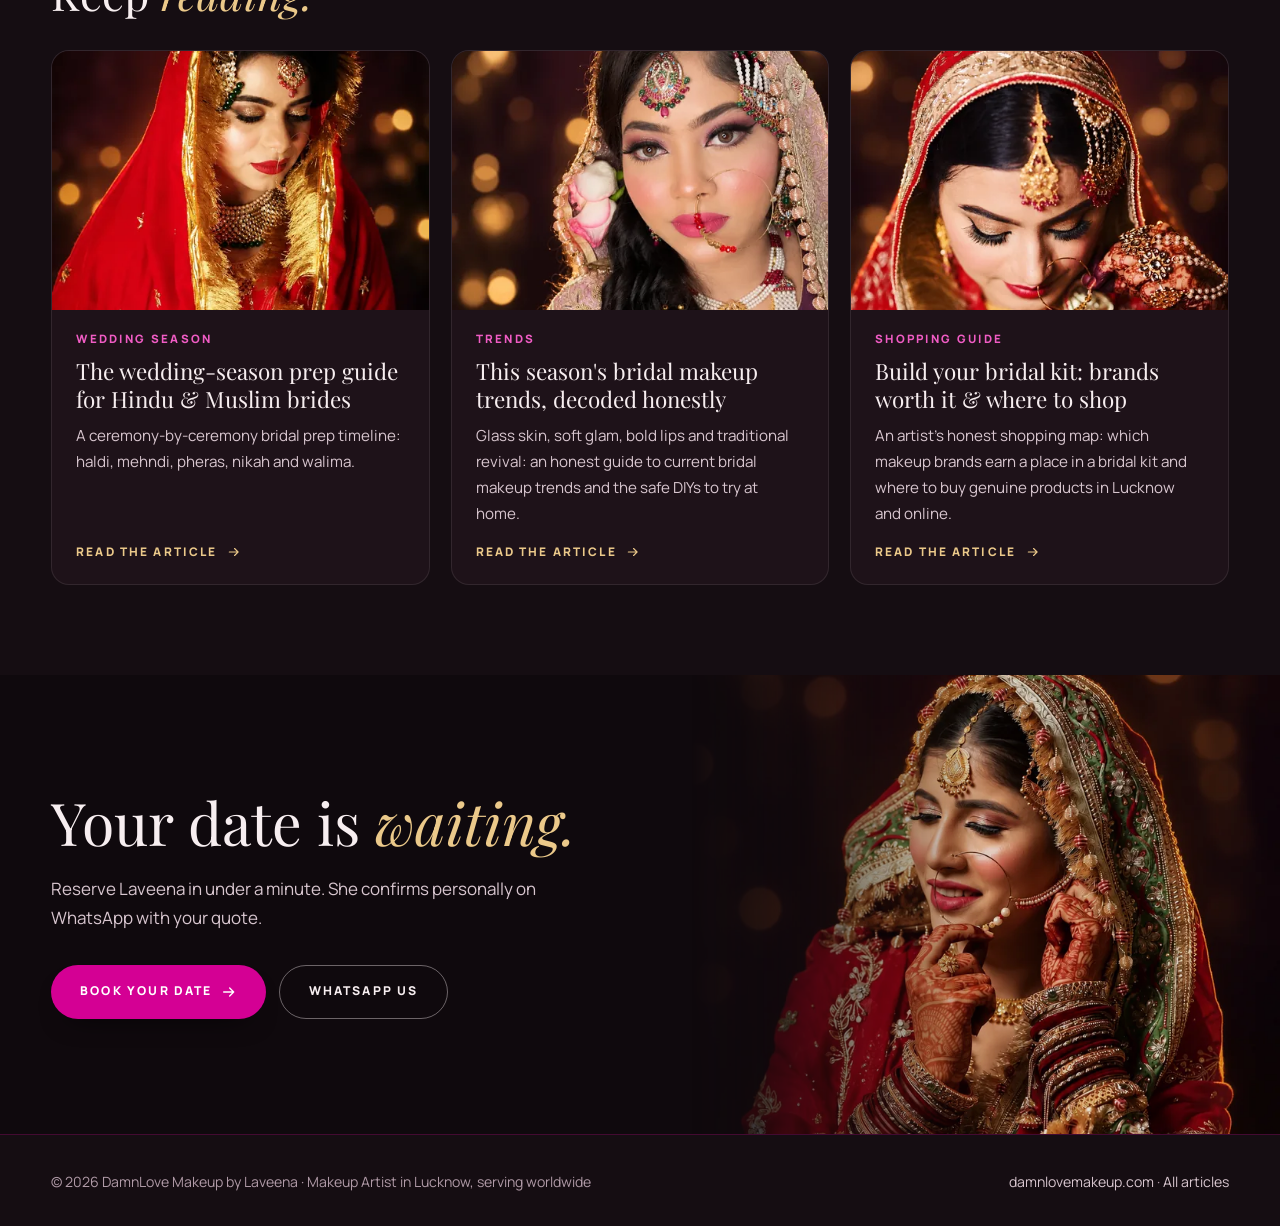
<file: public/articles/make-your-makeup-last/index.html>
<!DOCTYPE html>
<html lang="en"><head><meta charset="UTF-8"><meta name="viewport" content="width=device-width, initial-scale=1.0, viewport-fit=cover">
<title>How to Make Bridal Makeup Last Through an Indian Wedding | DamnLove Makeup Journal</title>
<meta name="description" content="How bridal makeup survives 9-10 hours of an Indian wedding: prep, airbrush base, setting strategy and the touch-up habits that keep you flawless till 2 AM.">
<link rel="canonical" href="https://damnlovemakeup.com/articles/make-your-makeup-last/">
<meta name="robots" content="index, follow, max-image-preview:large">
<meta name="theme-color" content="#0F090D">
<meta property="og:type" content="article"><meta property="og:title" content="How to Make Bridal Makeup Last Through an Indian Wedding"><meta property="og:description" content="How bridal makeup survives 9-10 hours of an Indian wedding: prep, airbrush base, setting strategy and the touch-up habits that keep you flawless till 2 AM."><meta property="og:url" content="https://damnlovemakeup.com/articles/make-your-makeup-last/"><meta property="og:image" content="https://damnlovemakeup.com/img/p-14-1024.webp"><meta name="twitter:card" content="summary_large_image">
<link rel="icon" type="image/svg+xml" href="../../assets/mark.svg">
<link rel="preconnect" href="https://fonts.googleapis.com"><link rel="preconnect" href="https://fonts.gstatic.com" crossorigin><link href="https://fonts.googleapis.com/css2?family=Playfair+Display:ital,wght@0,400;0,500;0,600;1,400;1,500&family=Manrope:wght@400;500;600;700;800&display=swap" rel="stylesheet">
<link rel="stylesheet" href="../../articles/a.css">
<script type="application/ld+json">{"@context": "https://schema.org", "@type": "Article", "headline": "Making your look last through an Indian wedding night", "description": "How bridal makeup survives 9-10 hours of an Indian wedding: prep, airbrush base, setting strategy and the touch-up habits that keep you flawless till 2 AM.", "image": "https://damnlovemakeup.com/img/p-14-1024.webp", "author": {"@type": "Person", "name": "Laveena", "url": "https://damnlovemakeup.com/#laveena"}, "publisher": {"@type": "Organization", "name": "DamnLove Makeup", "url": "https://damnlovemakeup.com/"}, "mainEntityOfPage": "https://damnlovemakeup.com/articles/make-your-makeup-last/"}</script>
<script type="application/ld+json">{"@context": "https://schema.org", "@type": "BreadcrumbList", "itemListElement": [{"@type": "ListItem", "position": 1, "name": "Home", "item": "https://damnlovemakeup.com/"}, {"@type": "ListItem", "position": 2, "name": "Journal", "item": "https://damnlovemakeup.com/articles/"}, {"@type": "ListItem", "position": 3, "name": "Making your look last through an Indian wedding night"}]}</script>
<script>(function(){var ID="G-XXXXXXXXXX";window.dataLayer=window.dataLayer||[];window.gtag=function(){dataLayer.push(arguments);};if(!/X{6,}/.test(ID)){var s=document.createElement("script");s.async=true;s.src="https://www.googletagmanager.com/gtag/js?id="+ID;document.head.appendChild(s);gtag("js",new Date());gtag("config",ID);}})();</script>
</head>
<body>
<a class="skip" href="#main">Skip to content</a>
<div class="progress" aria-hidden="true"><i></i></div>
<header class="nav"><a href="../../" aria-label="DamnLove Makeup, home"><img src="../../assets/logo.svg" alt="DamnLove Makeup" width="906" height="288"></a>
<div class="nav-r"><a class="l" href="../../">Home</a><a class="l on" href="../../articles/">Journal</a><a class="btn btn-solid" href="../../?book=1">Book a date</a></div></header>
<main id="main">
<header class="a-hero">
  <div class="a-hero-ph" aria-hidden="true"><img src="../../img/p-14-768.webp" srcset="../../img/p-14-480.webp 480w, ../../img/p-14-768.webp 768w, ../../img/p-14-1024.webp 1024w" sizes="48vw" width="1024" height="1536" alt="" fetchpriority="high" decoding="async"></div>
  <div class="wrap a-hero-in"><div class="a-hero-txt">
    <nav class="crumb" aria-label="Breadcrumb"><a href="../../">Home</a><span>/</span><a href="../">Journal</a></nav>
    <span class="cat">Party glam</span>
    <h1>Making your look last through <em>an Indian wedding night</em></h1>
    <div class="by"><img src="../../assets/mark.svg" alt="" width="46" height="46"><div><b>Laveena</b><small>Certified airbrush makeup artist · Lucknow</small></div><span class="rt">5 min read</span></div>
  </div></div>
</header>
<div class="wrap a-layout">
  <aside class="toc" aria-label="In this article"><b>In this article</b><ol id="tocList"></ol>
    <div class="share"><a id="shareWa" href="https://wa.me/" target="_blank" rel="noopener"><svg viewBox="0 0 24 24" fill="currentColor" aria-hidden="true"><path d="M12 2a10 10 0 0 0-8.6 15.1L2 22l5-1.3A10 10 0 1 0 12 2Zm4.5 12.1c-.2-.1-1.5-.7-1.7-.8-.2-.1-.4-.1-.6.1l-.8 1c-.1.2-.3.2-.5.1a6.7 6.7 0 0 1-3.3-2.9c-.3-.4.2-.4.7-1.3.1-.2 0-.3 0-.4l-.8-1.8c-.2-.5-.4-.4-.6-.4h-.5a1 1 0 0 0-.7.3 3 3 0 0 0-.9 2.2 5.2 5.2 0 0 0 1.1 2.7 11.9 11.9 0 0 0 4.5 4c1.7.7 2.3.8 3.2.6.5-.1 1.5-.6 1.7-1.2.2-.6.2-1.1.2-1.2-.1-.1-.3-.2-.5-.3Z"/></svg><span>WhatsApp</span></a><button id="copyLink" type="button"><svg viewBox="0 0 24 24" fill="none" stroke="currentColor" stroke-width="1.8" stroke-linecap="round" aria-hidden="true"><path d="M10 14a4 4 0 0 0 5.7 0l3-3a4 4 0 0 0-5.7-5.7l-1 1"/><path d="M14 10a4 4 0 0 0-5.7 0l-3 3a4 4 0 0 0 5.7 5.7l1-1"/></svg><span>Copy link</span></button></div></aside>
  <article class="prose">
<p>An Indian wedding is a marathon wearing the costume of a party. As the artist, my job does not end when you look beautiful at 6 PM. It ends when you still look beautiful at 2 AM, one thousand hugs and three hundred photos later. Here is how that actually happens.</p>
<h2>It starts with skin, not makeup</h2>
<p>Longevity is decided before foundation ever appears. Clean, lightly moisturised skin with a primer matched to your skin type, oily zones mattified, dry zones quenched, is the difference between makeup that grips and makeup that slides. If your artist starts spraying or buffing within five minutes of sitting down, worry.</p>
<h2>The base does the heavy lifting</h2>
<p>For long nights I airbrush: the mist bonds to skin in micro-droplets and simply does not travel. No transfer on your dupatta, no fading at the jawline, no separating around the nose by hour six. (The full airbrush vs HD comparison is <a href="../airbrush-vs-hd-makeup/">here</a>.)</p>
<h2>Layer logic: powder where it matters, glow where it shows</h2>
<p>The T-zone, the chin, the laugh lines: these get set with powder because they move the most. Cheekbones and the high points keep their glow. Setting everything equally is the classic mistake: you get a flat face that still creases where it moves.</p>
<div class="pull">Set what moves. Glow what catches light. That single sentence is half the secret.</div>
<aside class="mid" aria-label="Book Laveena"><img loading="lazy" decoding="async" src="../../img/p-06-480.webp" srcset="../../img/p-06-480.webp 480w, ../../img/p-06-768.webp 768w" sizes="150px" width="1024" height="1536" alt=""><div><b>Planning your look? <em>Check your date.</em></b><p>Laveena replies personally on WhatsApp with your quote. Booking takes about a minute.</p><a class="btn btn-solid" href="../../?book=1">Book your date <svg viewBox="0 0 24 24" fill="none" stroke="currentColor" stroke-width="2" stroke-linecap="round" stroke-linejoin="round" aria-hidden="true"><path d="M4 12h15M13 6l6 6-6 6"/></svg></a></div></aside><h2>The spray is not optional</h2>
<p>A proper misting of setting spray fuses the layers into one film. It is the top coat on the manicure: skip it and everything above is negotiable.</p>
<h2>What you can do (the bride's part)</h2>
<ul>
<li><strong>Blot, never rub.</strong> A tissue pressed flat lifts oil without moving product. Rubbing is how looks die.</li>
<li><strong>Straws exist. Use them.</strong> Your lip colour will thank you through every toast.</li>
<li><strong>Cry prettily.</strong> Real talk: tears happen at vidaai. Tilt the head, catch them at the outer corner with a tissue point, and waterproof liner survives. Never wipe upward.</li>
<li><strong>Keep the touch-up kit close.</strong> I leave my brides a small kit: the exact lip shade, blotting papers, a mini powder. Ninety percent of "my makeup faded" is actually "my lipstick left with dinner", and that kit fixes it in forty seconds.</li>
</ul>
<h2>The 2 AM test</h2>
<p>I judge my own work by one photo: the last one of the night. If the bride in that frame still matches the bride from the first frame, the system above did its job. That is the standard behind every booking I take, in Lucknow or wherever your celebration takes us.</p>
    <div class="author"><img src="../../assets/mark.svg" alt="" width="64" height="64"><div><b>Laveena</b><p>Certified airbrush makeup artist based in Lucknow, serving brides across India and worldwide. Every look is built to last from the first photo to the last dance.</p></div><a class="btn btn-line" href="../../?book=1">Book Laveena</a></div>
  </article>
</div>
<section class="rel" aria-label="More from the journal"><div class="wrap"><h2>Keep <em>reading.</em></h2><div class="cards"><a class="card" href="../wedding-season-prep-guide/"><div class="ph"><img loading="lazy" decoding="async" src="../../img/p-07-768.webp" srcset="../../img/p-07-480.webp 480w, ../../img/p-07-768.webp 768w, ../../img/p-07-1024.webp 1024w" sizes="(max-width:1000px) 92vw, 32vw" width="1024" height="1536" alt=""></div><div class="bd"><small>Wedding season</small><h3>The wedding-season prep guide for Hindu &amp; Muslim brides</h3><p>A ceremony-by-ceremony bridal prep timeline: haldi, mehndi, pheras, nikah and walima.</p><span class="link">Read the article <svg viewBox="0 0 24 24" fill="none" stroke="currentColor" stroke-width="2" stroke-linecap="round" stroke-linejoin="round" aria-hidden="true"><path d="M4 12h15M13 6l6 6-6 6"/></svg></span></div></a><a class="card" href="../bridal-makeup-trends/"><div class="ph"><img loading="lazy" decoding="async" src="../../img/p-15-768.webp" srcset="../../img/p-15-480.webp 480w, ../../img/p-15-768.webp 768w, ../../img/p-15-1024.webp 1024w" sizes="(max-width:1000px) 92vw, 32vw" width="1024" height="1536" alt=""></div><div class="bd"><small>Trends</small><h3>This season's bridal makeup trends, decoded honestly</h3><p>Glass skin, soft glam, bold lips and traditional revival: an honest guide to current bridal makeup trends and the safe DIYs to try at home.</p><span class="link">Read the article <svg viewBox="0 0 24 24" fill="none" stroke="currentColor" stroke-width="2" stroke-linecap="round" stroke-linejoin="round" aria-hidden="true"><path d="M4 12h15M13 6l6 6-6 6"/></svg></span></div></a><a class="card" href="../where-to-shop-bridal-kit/"><div class="ph"><img loading="lazy" decoding="async" src="../../img/p-13-768.webp" srcset="../../img/p-13-480.webp 480w, ../../img/p-13-768.webp 768w, ../../img/p-13-1024.webp 1024w" sizes="(max-width:1000px) 92vw, 32vw" width="1024" height="1536" alt=""></div><div class="bd"><small>Shopping guide</small><h3>Build your bridal kit: brands worth it &amp; where to shop</h3><p>An artist's honest shopping map: which makeup brands earn a place in a bridal kit and where to buy genuine products in Lucknow and online.</p><span class="link">Read the article <svg viewBox="0 0 24 24" fill="none" stroke="currentColor" stroke-width="2" stroke-linecap="round" stroke-linejoin="round" aria-hidden="true"><path d="M4 12h15M13 6l6 6-6 6"/></svg></span></div></a></div></div></section>
<section class="cta-band" aria-label="Book your date"><div class="ph" aria-hidden="true"><img loading="lazy" decoding="async" src="../../img/p-01-768.webp" width="1024" height="1536" alt=""></div><div class="wrap"><h2>Your date is <em>waiting.</em></h2><p>Reserve Laveena in under a minute. She confirms personally on WhatsApp with your quote.</p><div class="row"><a class="btn btn-solid" href="../../?book=1">Book your date <svg viewBox="0 0 24 24" fill="none" stroke="currentColor" stroke-width="2" stroke-linecap="round" stroke-linejoin="round" aria-hidden="true"><path d="M4 12h15M13 6l6 6-6 6"/></svg></a><a class="btn btn-line" href="https://wa.me/919839675822" target="_blank" rel="noopener">WhatsApp us</a></div></div></section>
</main>
<footer class="foot"><div class="wrap"><span>© <span id="yr">2026</span> DamnLove Makeup by Laveena · Makeup Artist in Lucknow, serving worldwide</span><span><a href="../../">damnlovemakeup.com</a> · <a href="../../articles/">All articles</a></span></div></footer>
<div class="m-bar" id="mBar"><a class="btn btn-solid" href="../../?book=1">Book your date</a><a class="btn btn-line" href="https://wa.me/919839675822" target="_blank" rel="noopener" style="flex:0 0 auto">WhatsApp</a></div>
<script>document.getElementById("yr").textContent=new Date().getFullYear();</script>
<script src="../a.js" defer></script>
</body></html>
</file>
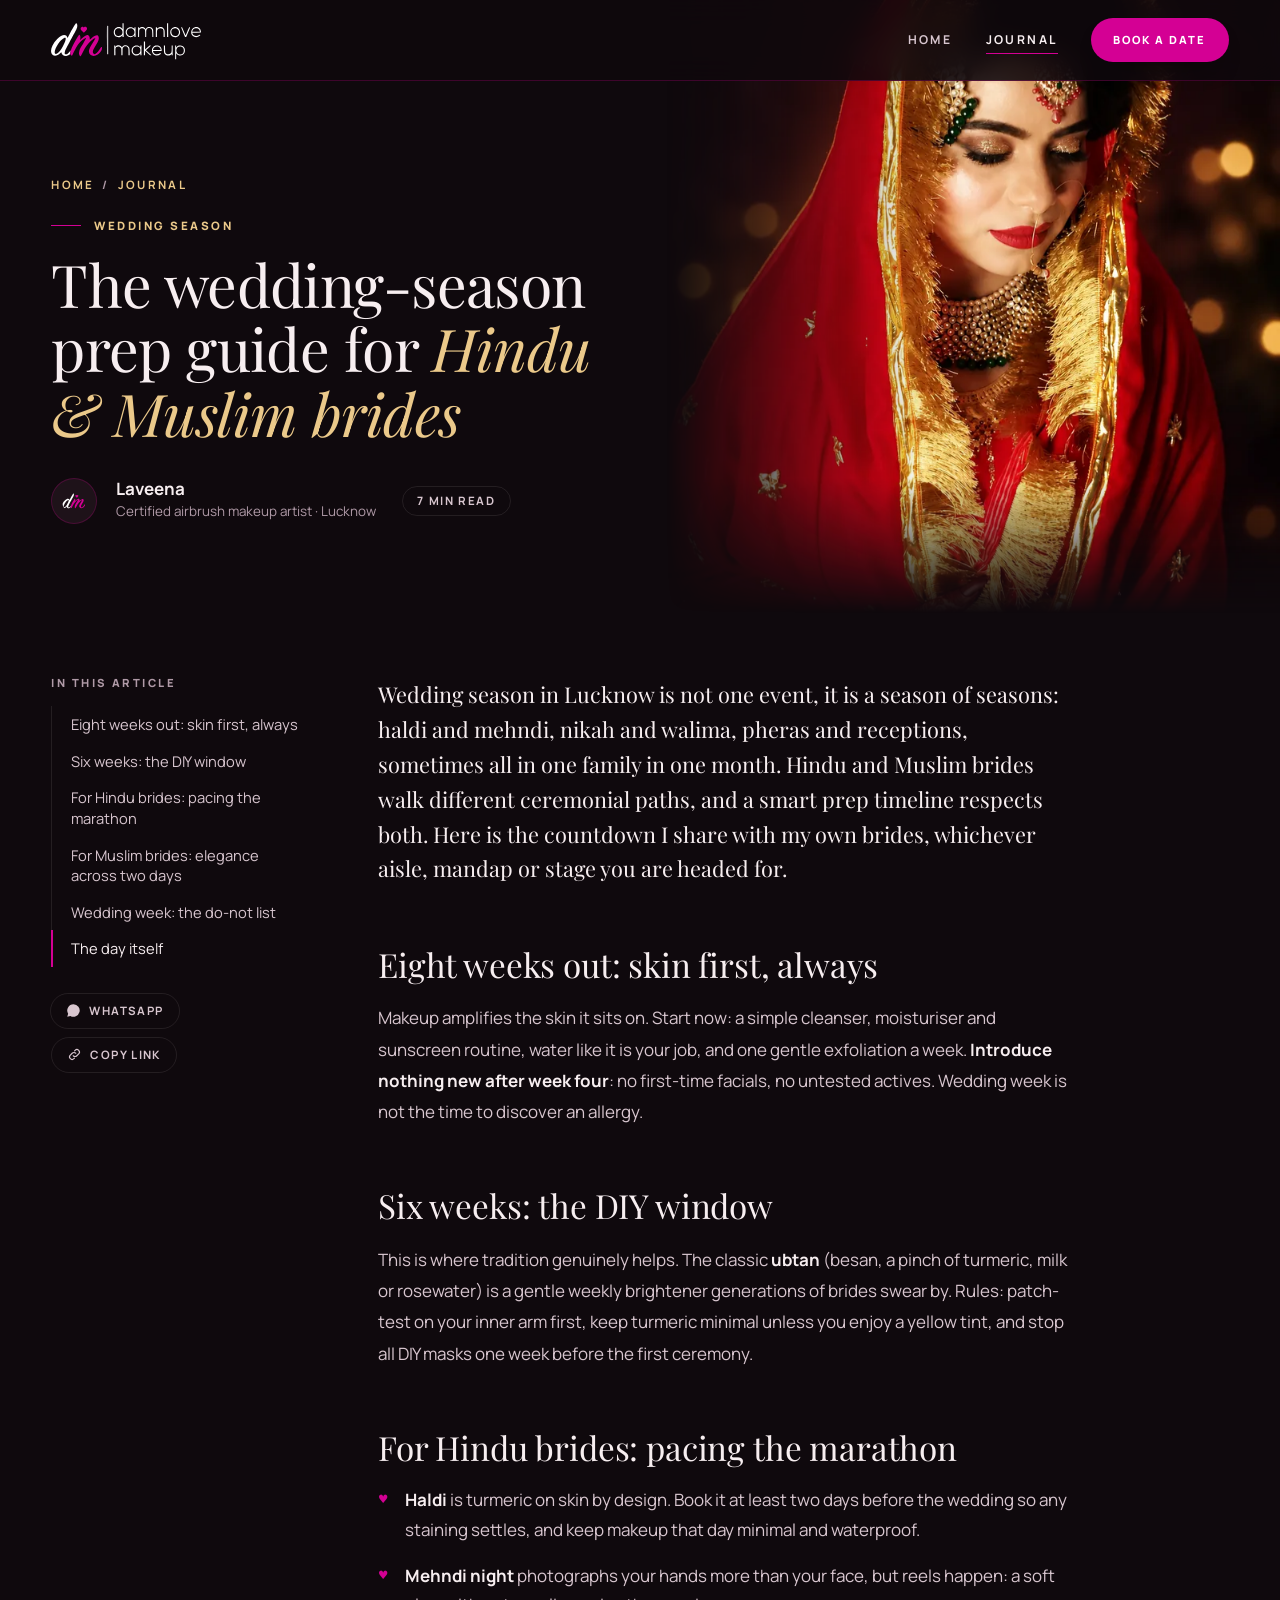
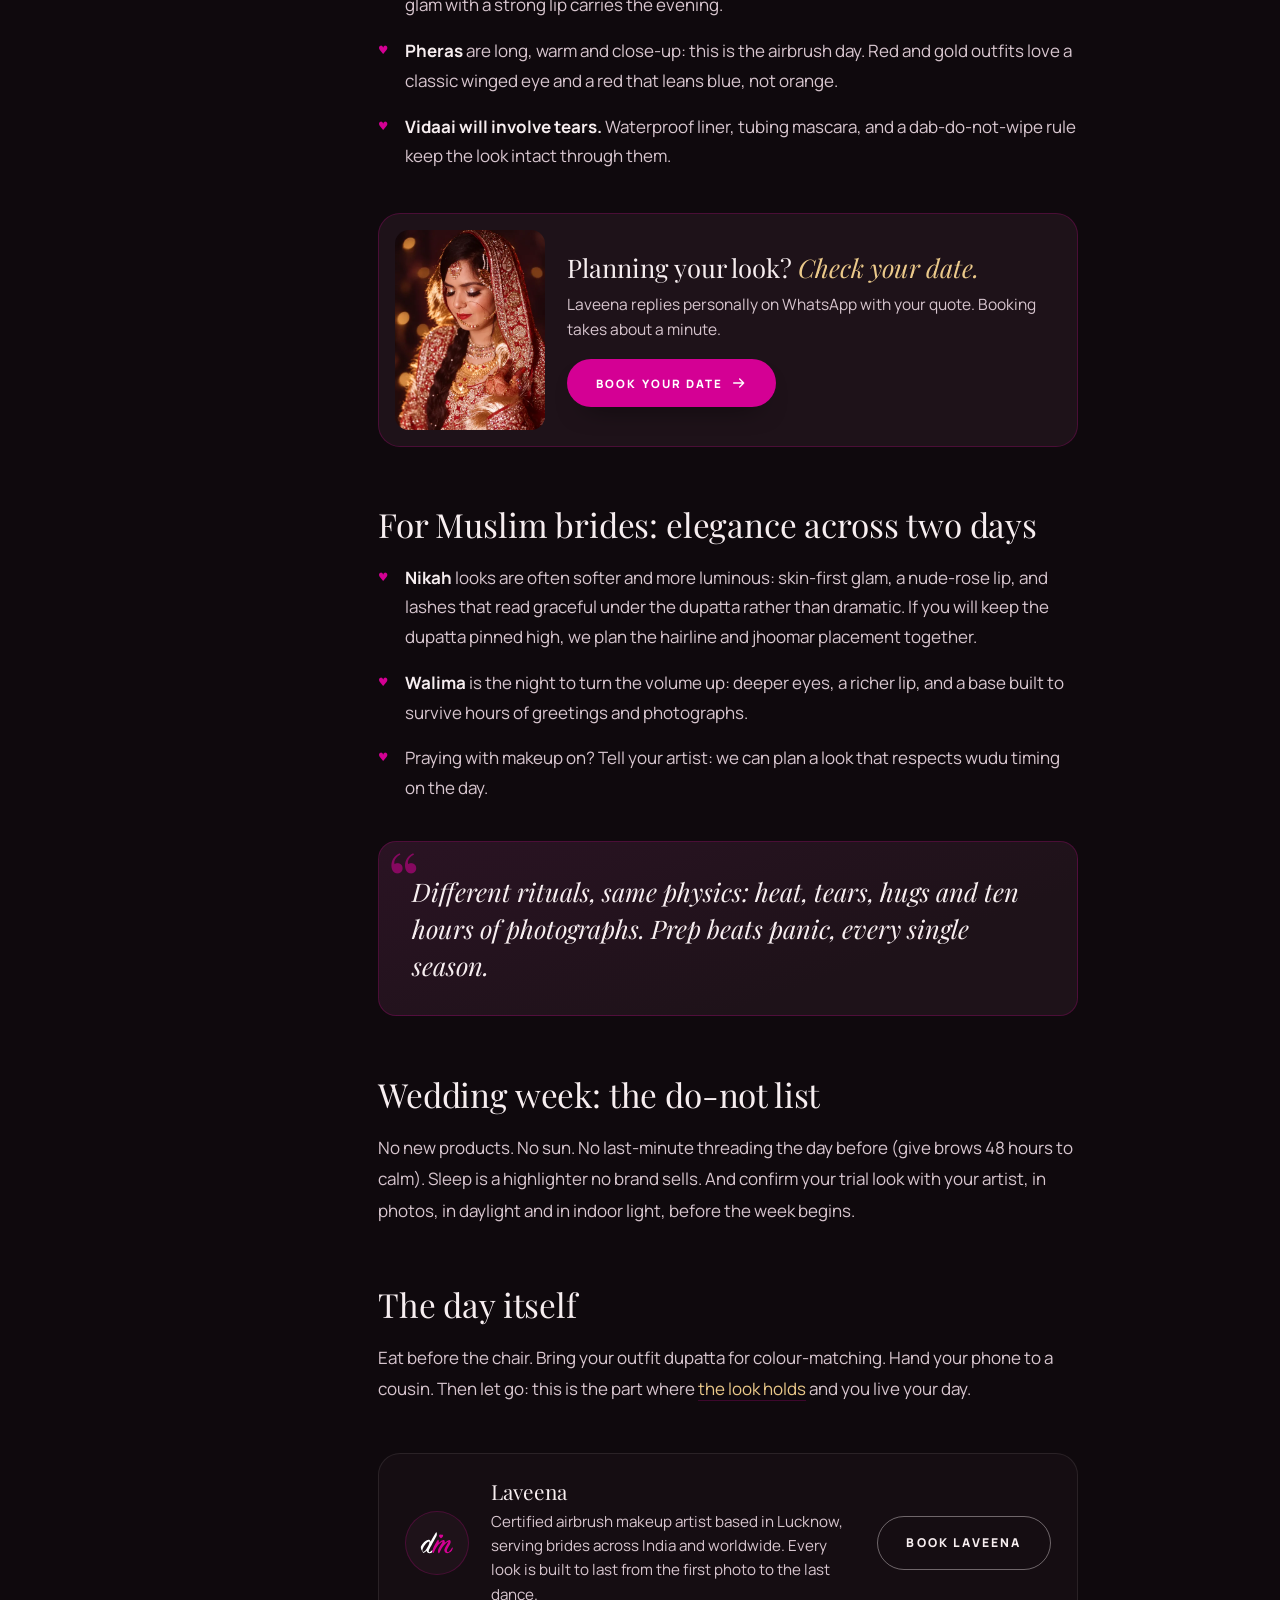
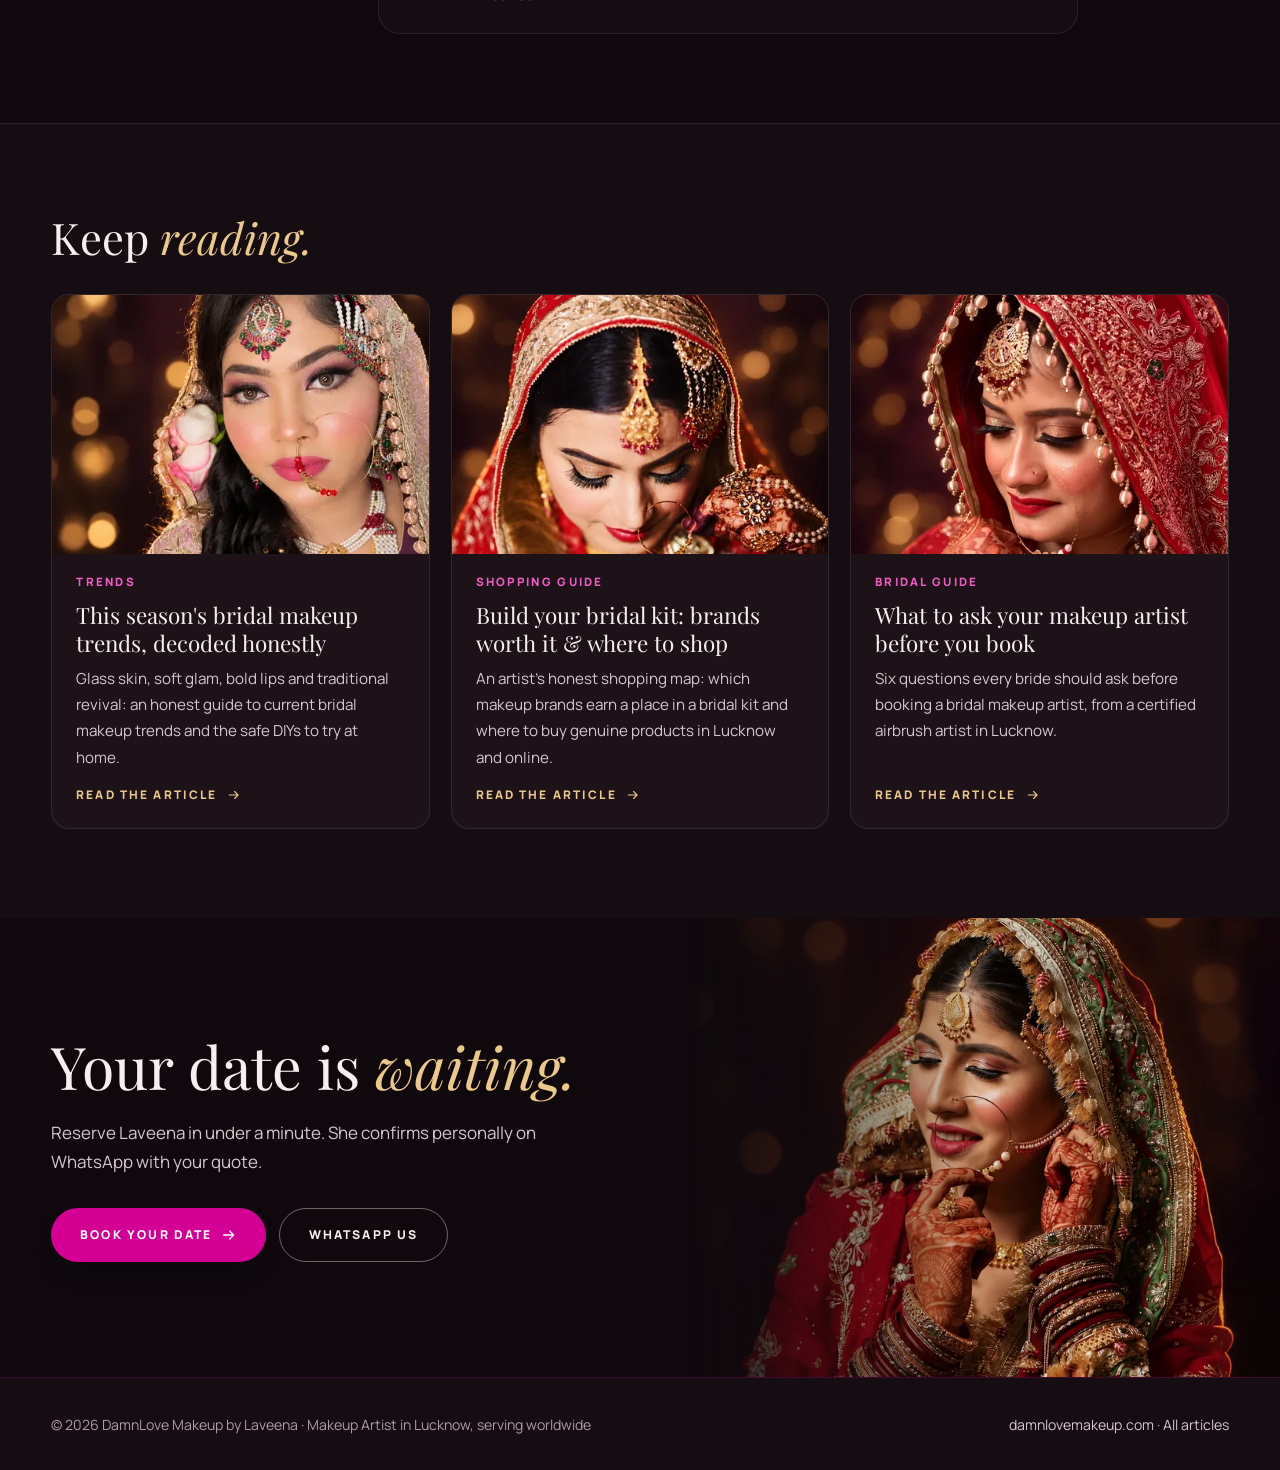
<file: public/articles/wedding-season-prep-guide/index.html>
<!DOCTYPE html>
<html lang="en"><head><meta charset="UTF-8"><meta name="viewport" content="width=device-width, initial-scale=1.0, viewport-fit=cover">
<title>Wedding-Season Makeup Prep Guide for Hindu and Muslim Brides | DamnLove Makeup Journal</title>
<meta name="description" content="A ceremony-by-ceremony bridal prep timeline: haldi, mehndi, pheras, nikah and walima. Skincare countdown, safe DIYs and day-of rules from a Lucknow artist.">
<link rel="canonical" href="https://damnlovemakeup.com/articles/wedding-season-prep-guide/">
<meta name="robots" content="index, follow, max-image-preview:large">
<meta name="theme-color" content="#0F090D">
<meta property="og:type" content="article"><meta property="og:title" content="Wedding-Season Makeup Prep Guide for Hindu and Muslim Brides"><meta property="og:description" content="A ceremony-by-ceremony bridal prep timeline: haldi, mehndi, pheras, nikah and walima. Skincare countdown, safe DIYs and day-of rules from a Lucknow artist."><meta property="og:url" content="https://damnlovemakeup.com/articles/wedding-season-prep-guide/"><meta property="og:image" content="https://damnlovemakeup.com/img/p-07-1024.webp"><meta name="twitter:card" content="summary_large_image">
<link rel="icon" type="image/svg+xml" href="../../assets/mark.svg">
<link rel="preconnect" href="https://fonts.googleapis.com"><link rel="preconnect" href="https://fonts.gstatic.com" crossorigin><link href="https://fonts.googleapis.com/css2?family=Playfair+Display:ital,wght@0,400;0,500;0,600;1,400;1,500&family=Manrope:wght@400;500;600;700;800&display=swap" rel="stylesheet">
<link rel="stylesheet" href="../../articles/a.css">
<script type="application/ld+json">{"@context": "https://schema.org", "@type": "Article", "headline": "The wedding-season prep guide for Hindu &amp; Muslim brides", "description": "A ceremony-by-ceremony bridal prep timeline: haldi, mehndi, pheras, nikah and walima. Skincare countdown, safe DIYs and day-of rules from a Lucknow artist.", "image": "https://damnlovemakeup.com/img/p-07-1024.webp", "author": {"@type": "Person", "name": "Laveena", "url": "https://damnlovemakeup.com/#laveena"}, "publisher": {"@type": "Organization", "name": "DamnLove Makeup", "url": "https://damnlovemakeup.com/"}, "mainEntityOfPage": "https://damnlovemakeup.com/articles/wedding-season-prep-guide/"}</script>
<script type="application/ld+json">{"@context": "https://schema.org", "@type": "BreadcrumbList", "itemListElement": [{"@type": "ListItem", "position": 1, "name": "Home", "item": "https://damnlovemakeup.com/"}, {"@type": "ListItem", "position": 2, "name": "Journal", "item": "https://damnlovemakeup.com/articles/"}, {"@type": "ListItem", "position": 3, "name": "The wedding-season prep guide for Hindu &amp; Muslim brides"}]}</script>
<script>(function(){var ID="G-XXXXXXXXXX";window.dataLayer=window.dataLayer||[];window.gtag=function(){dataLayer.push(arguments);};if(!/X{6,}/.test(ID)){var s=document.createElement("script");s.async=true;s.src="https://www.googletagmanager.com/gtag/js?id="+ID;document.head.appendChild(s);gtag("js",new Date());gtag("config",ID);}})();</script>
</head>
<body>
<a class="skip" href="#main">Skip to content</a>
<div class="progress" aria-hidden="true"><i></i></div>
<header class="nav"><a href="../../" aria-label="DamnLove Makeup, home"><img src="../../assets/logo.svg" alt="DamnLove Makeup" width="906" height="288"></a>
<div class="nav-r"><a class="l" href="../../">Home</a><a class="l on" href="../../articles/">Journal</a><a class="btn btn-solid" href="../../?book=1">Book a date</a></div></header>
<main id="main">
<header class="a-hero">
  <div class="a-hero-ph" aria-hidden="true"><img src="../../img/p-07-768.webp" srcset="../../img/p-07-480.webp 480w, ../../img/p-07-768.webp 768w, ../../img/p-07-1024.webp 1024w" sizes="48vw" width="1024" height="1536" alt="" fetchpriority="high" decoding="async"></div>
  <div class="wrap a-hero-in"><div class="a-hero-txt">
    <nav class="crumb" aria-label="Breadcrumb"><a href="../../">Home</a><span>/</span><a href="../">Journal</a></nav>
    <span class="cat">Wedding season</span>
    <h1>The wedding-season prep guide for <em>Hindu &amp; Muslim brides</em></h1>
    <div class="by"><img src="../../assets/mark.svg" alt="" width="46" height="46"><div><b>Laveena</b><small>Certified airbrush makeup artist · Lucknow</small></div><span class="rt">7 min read</span></div>
  </div></div>
</header>
<div class="wrap a-layout">
  <aside class="toc" aria-label="In this article"><b>In this article</b><ol id="tocList"></ol>
    <div class="share"><a id="shareWa" href="https://wa.me/" target="_blank" rel="noopener"><svg viewBox="0 0 24 24" fill="currentColor" aria-hidden="true"><path d="M12 2a10 10 0 0 0-8.6 15.1L2 22l5-1.3A10 10 0 1 0 12 2Zm4.5 12.1c-.2-.1-1.5-.7-1.7-.8-.2-.1-.4-.1-.6.1l-.8 1c-.1.2-.3.2-.5.1a6.7 6.7 0 0 1-3.3-2.9c-.3-.4.2-.4.7-1.3.1-.2 0-.3 0-.4l-.8-1.8c-.2-.5-.4-.4-.6-.4h-.5a1 1 0 0 0-.7.3 3 3 0 0 0-.9 2.2 5.2 5.2 0 0 0 1.1 2.7 11.9 11.9 0 0 0 4.5 4c1.7.7 2.3.8 3.2.6.5-.1 1.5-.6 1.7-1.2.2-.6.2-1.1.2-1.2-.1-.1-.3-.2-.5-.3Z"/></svg><span>WhatsApp</span></a><button id="copyLink" type="button"><svg viewBox="0 0 24 24" fill="none" stroke="currentColor" stroke-width="1.8" stroke-linecap="round" aria-hidden="true"><path d="M10 14a4 4 0 0 0 5.7 0l3-3a4 4 0 0 0-5.7-5.7l-1 1"/><path d="M14 10a4 4 0 0 0-5.7 0l-3 3a4 4 0 0 0 5.7 5.7l1-1"/></svg><span>Copy link</span></button></div></aside>
  <article class="prose">
<p>Wedding season in Lucknow is not one event, it is a season of seasons: haldi and mehndi, nikah and walima, pheras and receptions, sometimes all in one family in one month. Hindu and Muslim brides walk different ceremonial paths, and a smart prep timeline respects both. Here is the countdown I share with my own brides, whichever aisle, mandap or stage you are headed for.</p>
<h2>Eight weeks out: skin first, always</h2>
<p>Makeup amplifies the skin it sits on. Start now: a simple cleanser, moisturiser and sunscreen routine, water like it is your job, and one gentle exfoliation a week. <strong>Introduce nothing new after week four</strong>: no first-time facials, no untested actives. Wedding week is not the time to discover an allergy.</p>
<h2>Six weeks: the DIY window</h2>
<p>This is where tradition genuinely helps. The classic <strong>ubtan</strong> (besan, a pinch of turmeric, milk or rosewater) is a gentle weekly brightener generations of brides swear by. Rules: patch-test on your inner arm first, keep turmeric minimal unless you enjoy a yellow tint, and stop all DIY masks one week before the first ceremony.</p>
<h2>For Hindu brides: pacing the marathon</h2>
<ul>
<li><strong>Haldi</strong> is turmeric on skin by design. Book it at least two days before the wedding so any staining settles, and keep makeup that day minimal and waterproof.</li>
<li><strong>Mehndi night</strong> photographs your hands more than your face, but reels happen: a soft glam with a strong lip carries the evening.</li>
<li><strong>Pheras</strong> are long, warm and close-up: this is the airbrush day. Red and gold outfits love a classic winged eye and a red that leans blue, not orange.</li>
<li><strong>Vidaai will involve tears.</strong> Waterproof liner, tubing mascara, and a dab-do-not-wipe rule keep the look intact through them.</li>
</ul>
<aside class="mid" aria-label="Book Laveena"><img loading="lazy" decoding="async" src="../../img/p-06-480.webp" srcset="../../img/p-06-480.webp 480w, ../../img/p-06-768.webp 768w" sizes="150px" width="1024" height="1536" alt=""><div><b>Planning your look? <em>Check your date.</em></b><p>Laveena replies personally on WhatsApp with your quote. Booking takes about a minute.</p><a class="btn btn-solid" href="../../?book=1">Book your date <svg viewBox="0 0 24 24" fill="none" stroke="currentColor" stroke-width="2" stroke-linecap="round" stroke-linejoin="round" aria-hidden="true"><path d="M4 12h15M13 6l6 6-6 6"/></svg></a></div></aside><h2>For Muslim brides: elegance across two days</h2>
<ul>
<li><strong>Nikah</strong> looks are often softer and more luminous: skin-first glam, a nude-rose lip, and lashes that read graceful under the dupatta rather than dramatic. If you will keep the dupatta pinned high, we plan the hairline and jhoomar placement together.</li>
<li><strong>Walima</strong> is the night to turn the volume up: deeper eyes, a richer lip, and a base built to survive hours of greetings and photographs.</li>
<li>Praying with makeup on? Tell your artist: we can plan a look that respects wudu timing on the day.</li>
</ul>
<div class="pull">Different rituals, same physics: heat, tears, hugs and ten hours of photographs. Prep beats panic, every single season.</div>
<h2>Wedding week: the do-not list</h2>
<p>No new products. No sun. No last-minute threading the day before (give brows 48 hours to calm). Sleep is a highlighter no brand sells. And confirm your trial look with your artist, in photos, in daylight and in indoor light, before the week begins.</p>
<h2>The day itself</h2>
<p>Eat before the chair. Bring your outfit dupatta for colour-matching. Hand your phone to a cousin. Then let go: this is the part where <a href="../make-your-makeup-last/">the look holds</a> and you live your day.</p>
    <div class="author"><img src="../../assets/mark.svg" alt="" width="64" height="64"><div><b>Laveena</b><p>Certified airbrush makeup artist based in Lucknow, serving brides across India and worldwide. Every look is built to last from the first photo to the last dance.</p></div><a class="btn btn-line" href="../../?book=1">Book Laveena</a></div>
  </article>
</div>
<section class="rel" aria-label="More from the journal"><div class="wrap"><h2>Keep <em>reading.</em></h2><div class="cards"><a class="card" href="../bridal-makeup-trends/"><div class="ph"><img loading="lazy" decoding="async" src="../../img/p-15-768.webp" srcset="../../img/p-15-480.webp 480w, ../../img/p-15-768.webp 768w, ../../img/p-15-1024.webp 1024w" sizes="(max-width:1000px) 92vw, 32vw" width="1024" height="1536" alt=""></div><div class="bd"><small>Trends</small><h3>This season's bridal makeup trends, decoded honestly</h3><p>Glass skin, soft glam, bold lips and traditional revival: an honest guide to current bridal makeup trends and the safe DIYs to try at home.</p><span class="link">Read the article <svg viewBox="0 0 24 24" fill="none" stroke="currentColor" stroke-width="2" stroke-linecap="round" stroke-linejoin="round" aria-hidden="true"><path d="M4 12h15M13 6l6 6-6 6"/></svg></span></div></a><a class="card" href="../where-to-shop-bridal-kit/"><div class="ph"><img loading="lazy" decoding="async" src="../../img/p-13-768.webp" srcset="../../img/p-13-480.webp 480w, ../../img/p-13-768.webp 768w, ../../img/p-13-1024.webp 1024w" sizes="(max-width:1000px) 92vw, 32vw" width="1024" height="1536" alt=""></div><div class="bd"><small>Shopping guide</small><h3>Build your bridal kit: brands worth it &amp; where to shop</h3><p>An artist's honest shopping map: which makeup brands earn a place in a bridal kit and where to buy genuine products in Lucknow and online.</p><span class="link">Read the article <svg viewBox="0 0 24 24" fill="none" stroke="currentColor" stroke-width="2" stroke-linecap="round" stroke-linejoin="round" aria-hidden="true"><path d="M4 12h15M13 6l6 6-6 6"/></svg></span></div></a><a class="card" href="../what-to-ask-your-makeup-artist/"><div class="ph"><img loading="lazy" decoding="async" src="../../img/p-08-768.webp" srcset="../../img/p-08-480.webp 480w, ../../img/p-08-768.webp 768w, ../../img/p-08-1024.webp 1024w" sizes="(max-width:1000px) 92vw, 32vw" width="1024" height="1536" alt=""></div><div class="bd"><small>Bridal guide</small><h3>What to ask your makeup artist before you book</h3><p>Six questions every bride should ask before booking a bridal makeup artist, from a certified airbrush artist in Lucknow.</p><span class="link">Read the article <svg viewBox="0 0 24 24" fill="none" stroke="currentColor" stroke-width="2" stroke-linecap="round" stroke-linejoin="round" aria-hidden="true"><path d="M4 12h15M13 6l6 6-6 6"/></svg></span></div></a></div></div></section>
<section class="cta-band" aria-label="Book your date"><div class="ph" aria-hidden="true"><img loading="lazy" decoding="async" src="../../img/p-01-768.webp" width="1024" height="1536" alt=""></div><div class="wrap"><h2>Your date is <em>waiting.</em></h2><p>Reserve Laveena in under a minute. She confirms personally on WhatsApp with your quote.</p><div class="row"><a class="btn btn-solid" href="../../?book=1">Book your date <svg viewBox="0 0 24 24" fill="none" stroke="currentColor" stroke-width="2" stroke-linecap="round" stroke-linejoin="round" aria-hidden="true"><path d="M4 12h15M13 6l6 6-6 6"/></svg></a><a class="btn btn-line" href="https://wa.me/919839675822" target="_blank" rel="noopener">WhatsApp us</a></div></div></section>
</main>
<footer class="foot"><div class="wrap"><span>© <span id="yr">2026</span> DamnLove Makeup by Laveena · Makeup Artist in Lucknow, serving worldwide</span><span><a href="../../">damnlovemakeup.com</a> · <a href="../../articles/">All articles</a></span></div></footer>
<div class="m-bar" id="mBar"><a class="btn btn-solid" href="../../?book=1">Book your date</a><a class="btn btn-line" href="https://wa.me/919839675822" target="_blank" rel="noopener" style="flex:0 0 auto">WhatsApp</a></div>
<script>document.getElementById("yr").textContent=new Date().getFullYear();</script>
<script src="../a.js" defer></script>
</body></html>
</file>
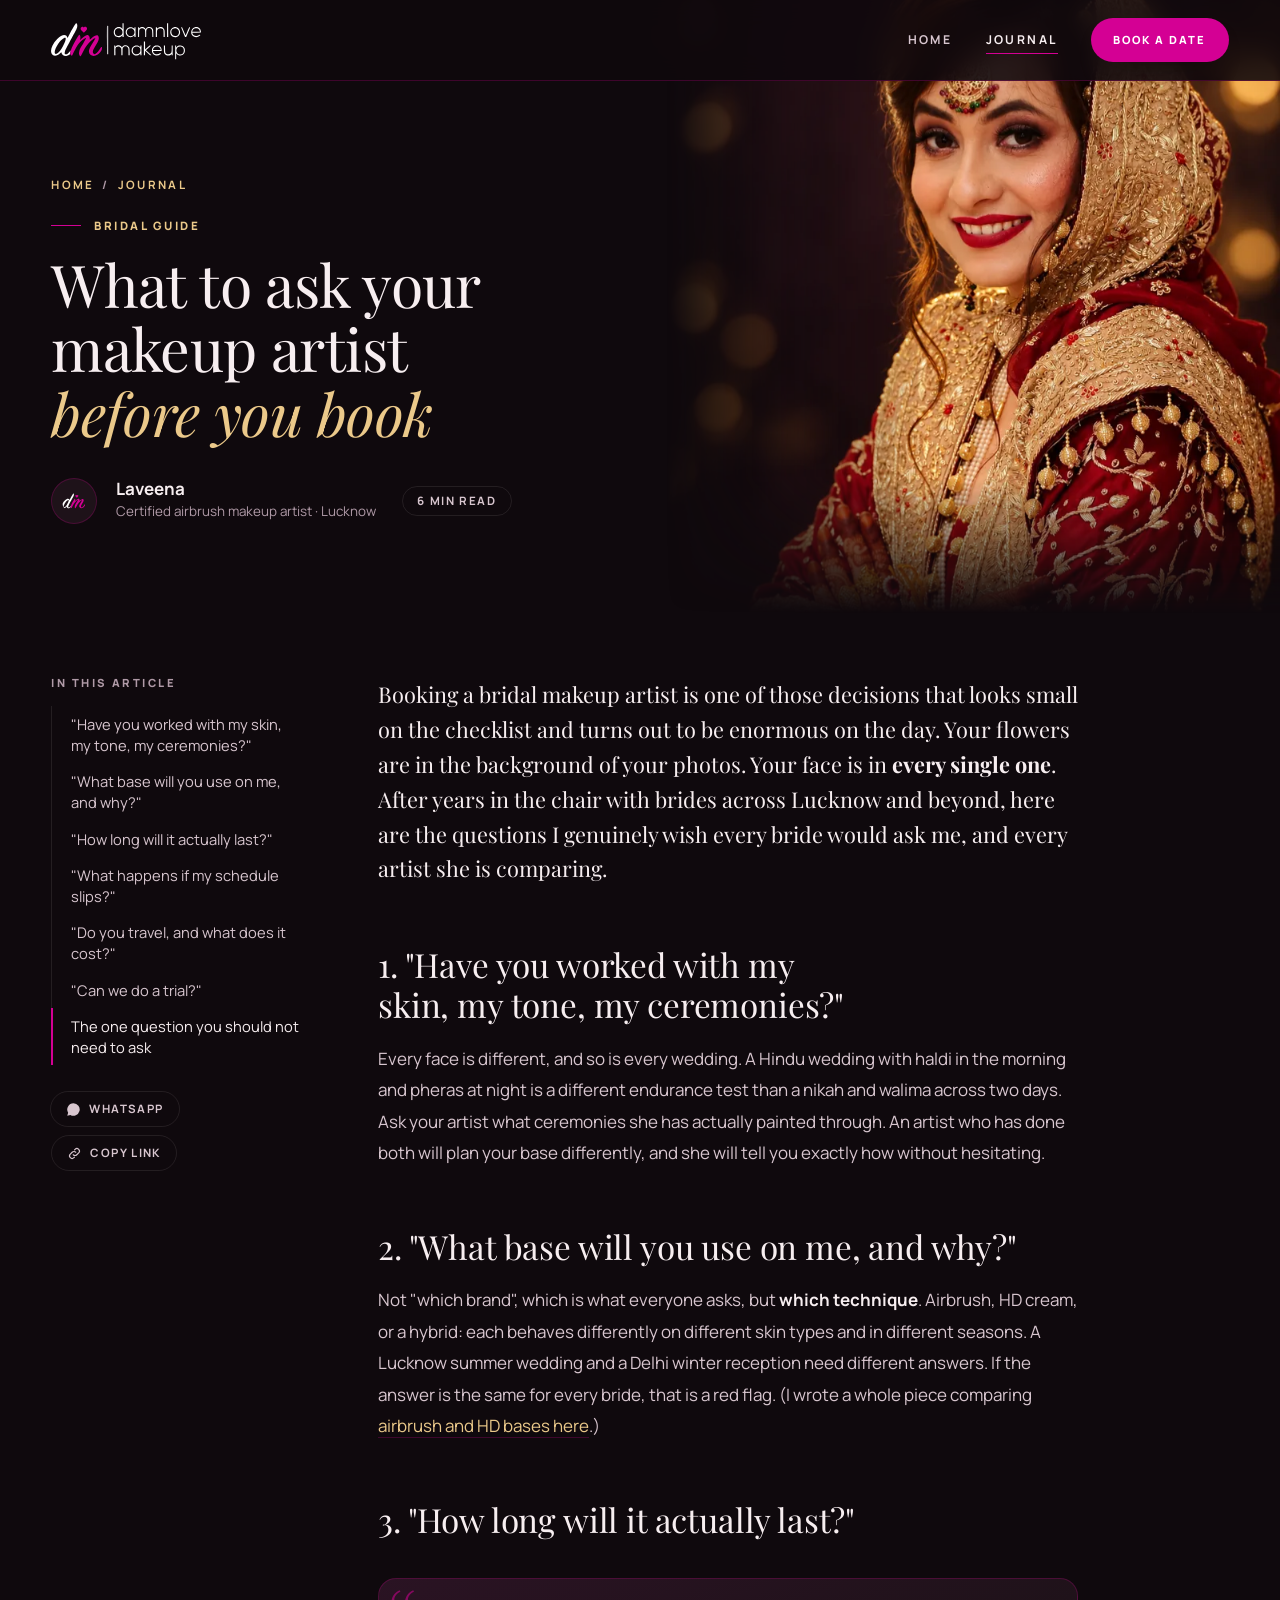
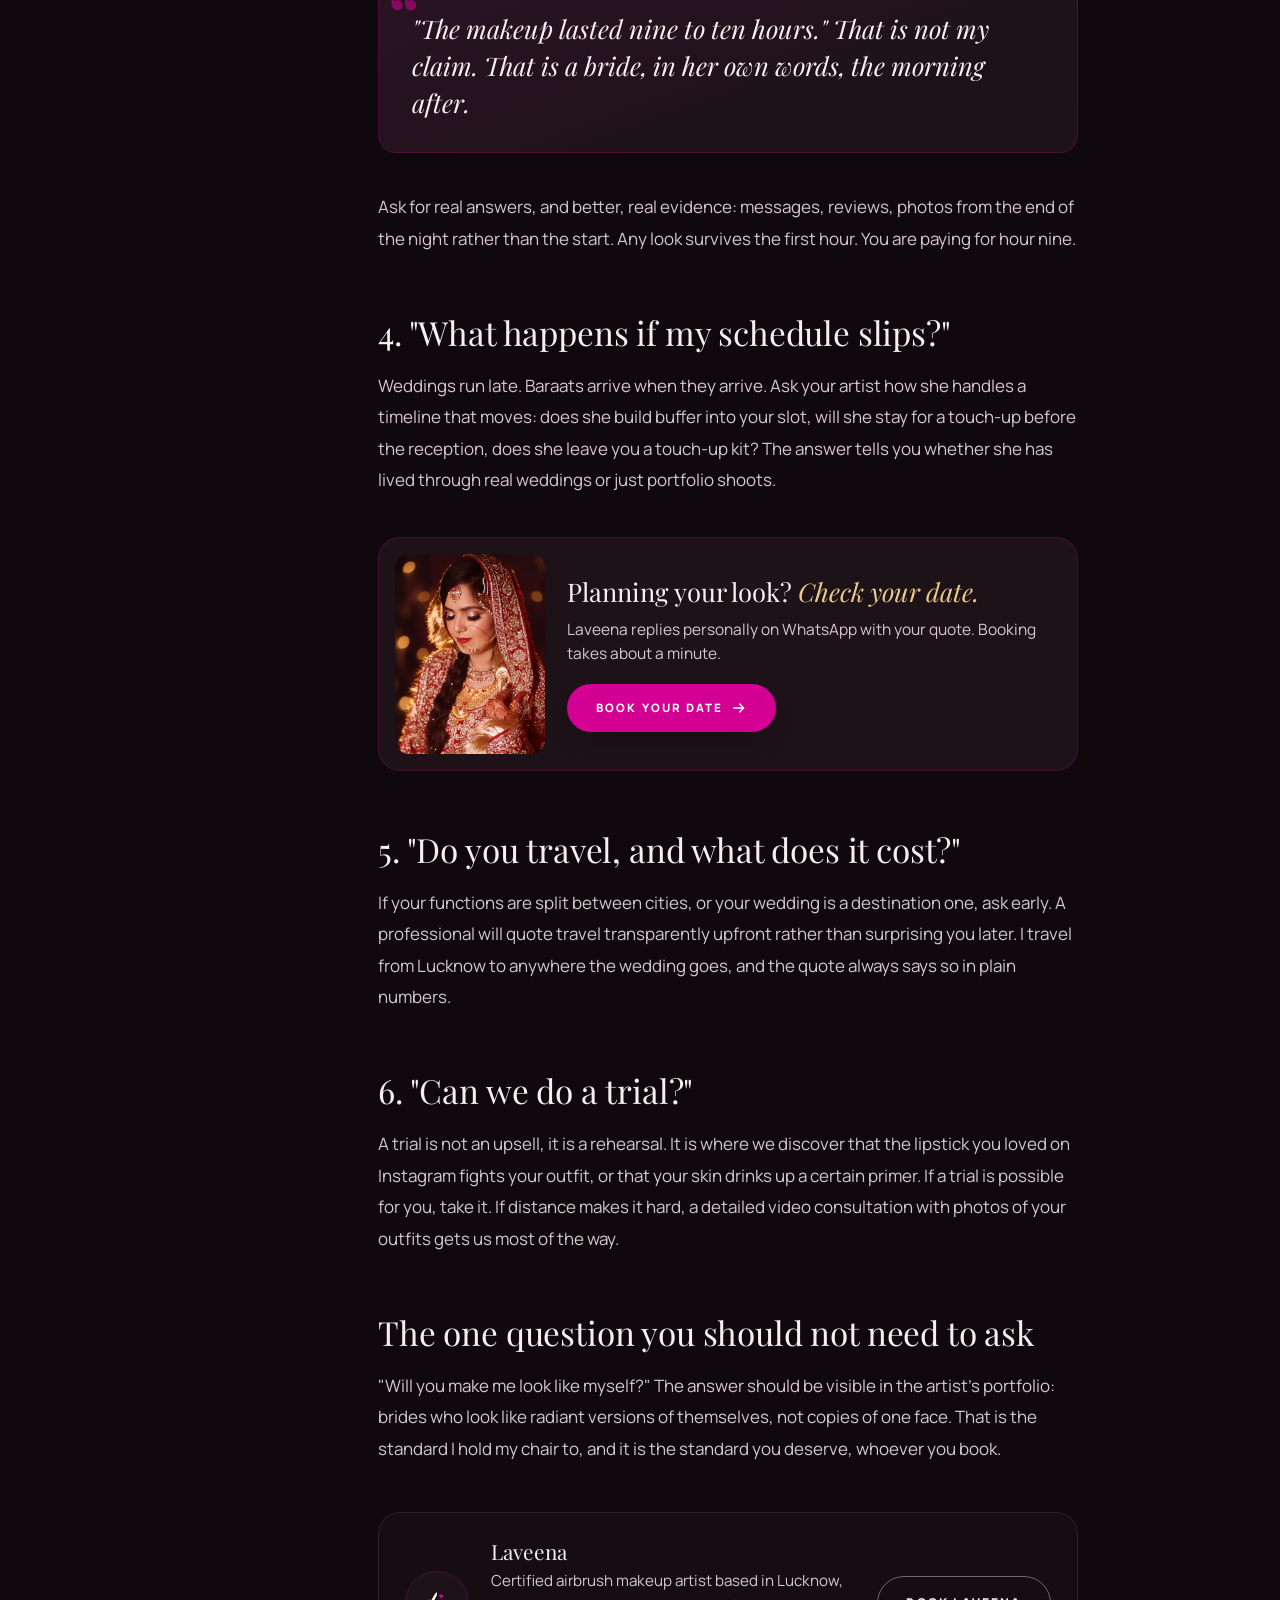
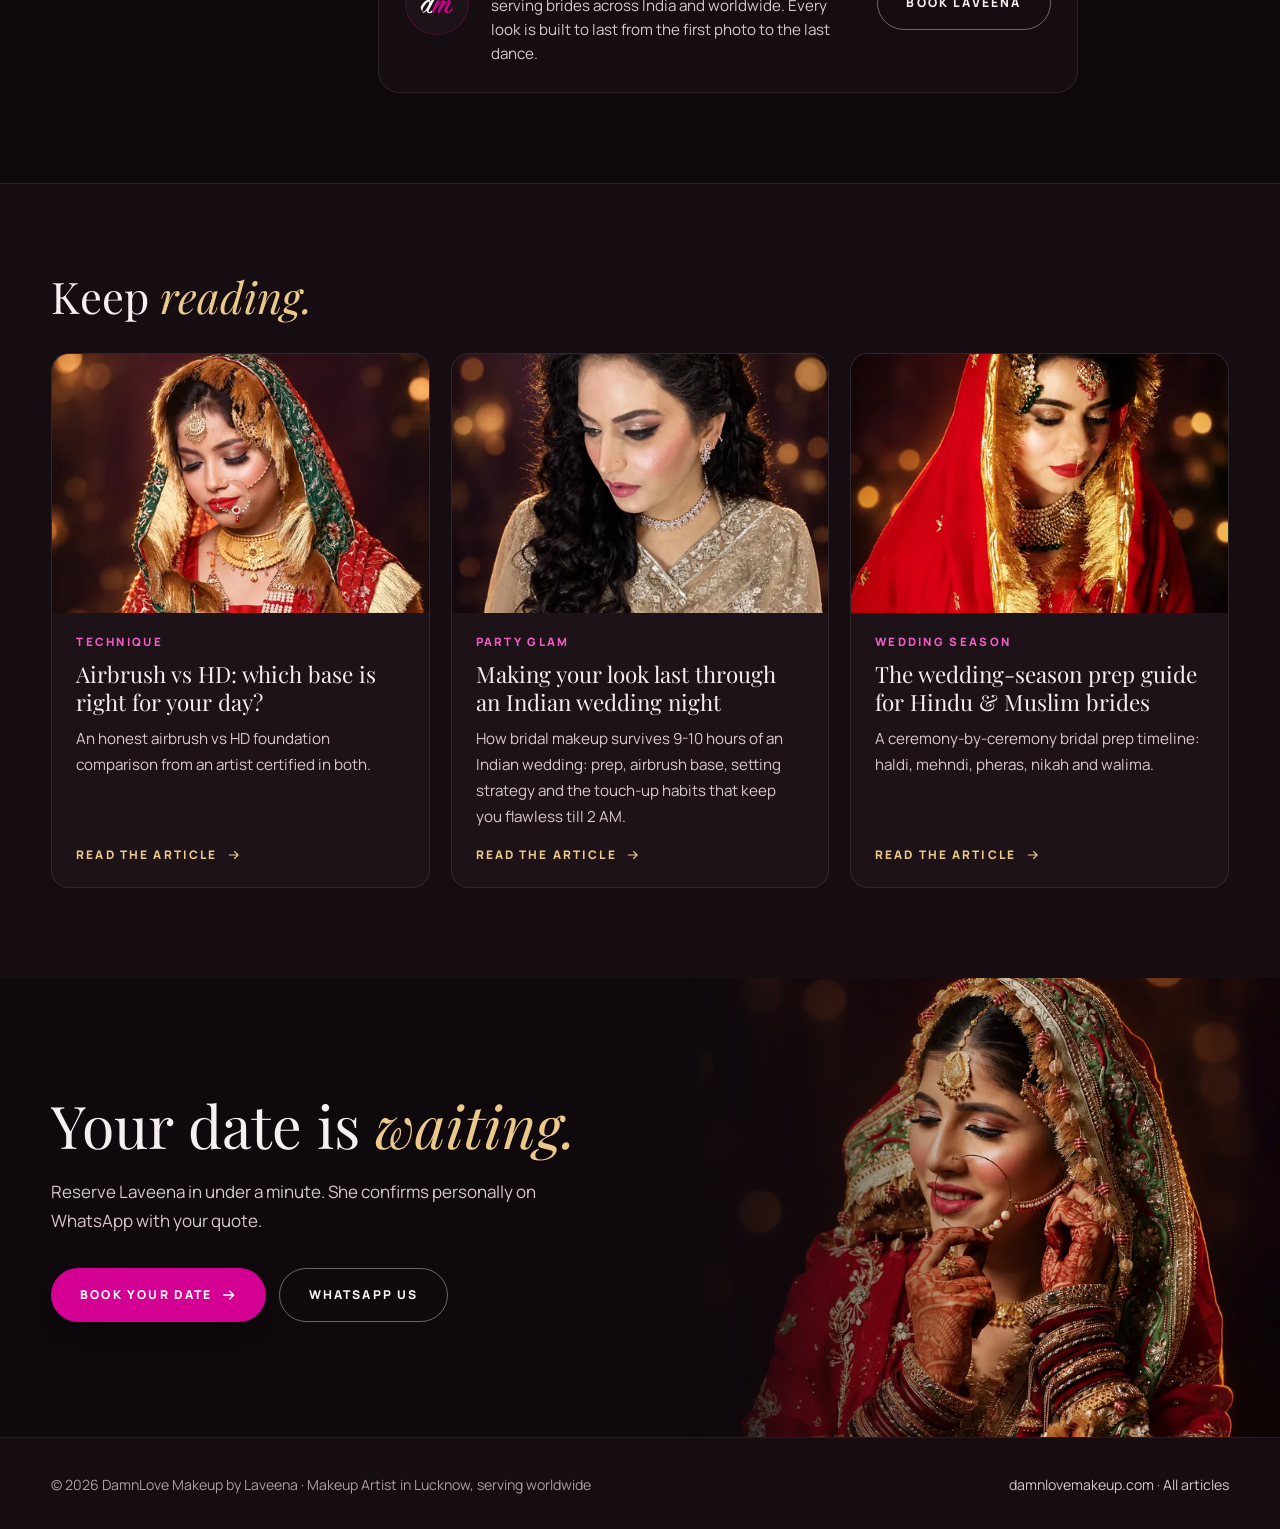
<file: public/articles/what-to-ask-your-makeup-artist/index.html>
<!DOCTYPE html>
<html lang="en"><head><meta charset="UTF-8"><meta name="viewport" content="width=device-width, initial-scale=1.0, viewport-fit=cover">
<title>What to Ask Your Makeup Artist Before You Book | DamnLove Makeup Journal</title>
<meta name="description" content="Six questions every bride should ask before booking a bridal makeup artist, from a certified airbrush artist in Lucknow. Technique, longevity, travel and trials.">
<link rel="canonical" href="https://damnlovemakeup.com/articles/what-to-ask-your-makeup-artist/">
<meta name="robots" content="index, follow, max-image-preview:large">
<meta name="theme-color" content="#0F090D">
<meta property="og:type" content="article"><meta property="og:title" content="What to Ask Your Makeup Artist Before You Book"><meta property="og:description" content="Six questions every bride should ask before booking a bridal makeup artist, from a certified airbrush artist in Lucknow. Technique, longevity, travel and trials."><meta property="og:url" content="https://damnlovemakeup.com/articles/what-to-ask-your-makeup-artist/"><meta property="og:image" content="https://damnlovemakeup.com/img/p-05-1024.webp"><meta name="twitter:card" content="summary_large_image">
<link rel="icon" type="image/svg+xml" href="../../assets/mark.svg">
<link rel="preconnect" href="https://fonts.googleapis.com"><link rel="preconnect" href="https://fonts.gstatic.com" crossorigin><link href="https://fonts.googleapis.com/css2?family=Playfair+Display:ital,wght@0,400;0,500;0,600;1,400;1,500&family=Manrope:wght@400;500;600;700;800&display=swap" rel="stylesheet">
<link rel="stylesheet" href="../../articles/a.css">
<script type="application/ld+json">{"@context": "https://schema.org", "@type": "Article", "headline": "What to ask your makeup artist before you book", "description": "Six questions every bride should ask before booking a bridal makeup artist, from a certified airbrush artist in Lucknow. Technique, longevity, travel and trials.", "image": "https://damnlovemakeup.com/img/p-05-1024.webp", "author": {"@type": "Person", "name": "Laveena", "url": "https://damnlovemakeup.com/#laveena"}, "publisher": {"@type": "Organization", "name": "DamnLove Makeup", "url": "https://damnlovemakeup.com/"}, "mainEntityOfPage": "https://damnlovemakeup.com/articles/what-to-ask-your-makeup-artist/"}</script>
<script type="application/ld+json">{"@context": "https://schema.org", "@type": "BreadcrumbList", "itemListElement": [{"@type": "ListItem", "position": 1, "name": "Home", "item": "https://damnlovemakeup.com/"}, {"@type": "ListItem", "position": 2, "name": "Journal", "item": "https://damnlovemakeup.com/articles/"}, {"@type": "ListItem", "position": 3, "name": "What to ask your makeup artist before you book"}]}</script>
<script>(function(){var ID="G-XXXXXXXXXX";window.dataLayer=window.dataLayer||[];window.gtag=function(){dataLayer.push(arguments);};if(!/X{6,}/.test(ID)){var s=document.createElement("script");s.async=true;s.src="https://www.googletagmanager.com/gtag/js?id="+ID;document.head.appendChild(s);gtag("js",new Date());gtag("config",ID);}})();</script>
</head>
<body>
<a class="skip" href="#main">Skip to content</a>
<div class="progress" aria-hidden="true"><i></i></div>
<header class="nav"><a href="../../" aria-label="DamnLove Makeup, home"><img src="../../assets/logo.svg" alt="DamnLove Makeup" width="906" height="288"></a>
<div class="nav-r"><a class="l" href="../../">Home</a><a class="l on" href="../../articles/">Journal</a><a class="btn btn-solid" href="../../?book=1">Book a date</a></div></header>
<main id="main">
<header class="a-hero">
  <div class="a-hero-ph" aria-hidden="true"><img src="../../img/p-05-768.webp" srcset="../../img/p-05-480.webp 480w, ../../img/p-05-768.webp 768w, ../../img/p-05-1024.webp 1024w" sizes="48vw" width="1024" height="1536" alt="" fetchpriority="high" decoding="async"></div>
  <div class="wrap a-hero-in"><div class="a-hero-txt">
    <nav class="crumb" aria-label="Breadcrumb"><a href="../../">Home</a><span>/</span><a href="../">Journal</a></nav>
    <span class="cat">Bridal guide</span>
    <h1>What to ask your makeup artist <em>before you book</em></h1>
    <div class="by"><img src="../../assets/mark.svg" alt="" width="46" height="46"><div><b>Laveena</b><small>Certified airbrush makeup artist · Lucknow</small></div><span class="rt">6 min read</span></div>
  </div></div>
</header>
<div class="wrap a-layout">
  <aside class="toc" aria-label="In this article"><b>In this article</b><ol id="tocList"></ol>
    <div class="share"><a id="shareWa" href="https://wa.me/" target="_blank" rel="noopener"><svg viewBox="0 0 24 24" fill="currentColor" aria-hidden="true"><path d="M12 2a10 10 0 0 0-8.6 15.1L2 22l5-1.3A10 10 0 1 0 12 2Zm4.5 12.1c-.2-.1-1.5-.7-1.7-.8-.2-.1-.4-.1-.6.1l-.8 1c-.1.2-.3.2-.5.1a6.7 6.7 0 0 1-3.3-2.9c-.3-.4.2-.4.7-1.3.1-.2 0-.3 0-.4l-.8-1.8c-.2-.5-.4-.4-.6-.4h-.5a1 1 0 0 0-.7.3 3 3 0 0 0-.9 2.2 5.2 5.2 0 0 0 1.1 2.7 11.9 11.9 0 0 0 4.5 4c1.7.7 2.3.8 3.2.6.5-.1 1.5-.6 1.7-1.2.2-.6.2-1.1.2-1.2-.1-.1-.3-.2-.5-.3Z"/></svg><span>WhatsApp</span></a><button id="copyLink" type="button"><svg viewBox="0 0 24 24" fill="none" stroke="currentColor" stroke-width="1.8" stroke-linecap="round" aria-hidden="true"><path d="M10 14a4 4 0 0 0 5.7 0l3-3a4 4 0 0 0-5.7-5.7l-1 1"/><path d="M14 10a4 4 0 0 0-5.7 0l-3 3a4 4 0 0 0 5.7 5.7l1-1"/></svg><span>Copy link</span></button></div></aside>
  <article class="prose">
<p>Booking a bridal makeup artist is one of those decisions that looks small on the checklist and turns out to be enormous on the day. Your flowers are in the background of your photos. Your face is in <strong>every single one</strong>. After years in the chair with brides across Lucknow and beyond, here are the questions I genuinely wish every bride would ask me, and every artist she is comparing.</p>
<h2>1. "Have you worked with my skin, my tone, my ceremonies?"</h2>
<p>Every face is different, and so is every wedding. A Hindu wedding with haldi in the morning and pheras at night is a different endurance test than a nikah and walima across two days. Ask your artist what ceremonies she has actually painted through. An artist who has done both will plan your base differently, and she will tell you exactly how without hesitating.</p>
<h2>2. "What base will you use on me, and why?"</h2>
<p>Not "which brand", which is what everyone asks, but <strong>which technique</strong>. Airbrush, HD cream, or a hybrid: each behaves differently on different skin types and in different seasons. A Lucknow summer wedding and a Delhi winter reception need different answers. If the answer is the same for every bride, that is a red flag. (I wrote a whole piece comparing <a href="../airbrush-vs-hd-makeup/">airbrush and HD bases here</a>.)</p>
<h2>3. "How long will it actually last?"</h2>
<div class="pull">"The makeup lasted nine to ten hours." That is not my claim. That is a bride, in her own words, the morning after.</div>
<p>Ask for real answers, and better, real evidence: messages, reviews, photos from the end of the night rather than the start. Any look survives the first hour. You are paying for hour nine.</p>
<h2>4. "What happens if my schedule slips?"</h2>
<p>Weddings run late. Baraats arrive when they arrive. Ask your artist how she handles a timeline that moves: does she build buffer into your slot, will she stay for a touch-up before the reception, does she leave you a touch-up kit? The answer tells you whether she has lived through real weddings or just portfolio shoots.</p>
<aside class="mid" aria-label="Book Laveena"><img loading="lazy" decoding="async" src="../../img/p-06-480.webp" srcset="../../img/p-06-480.webp 480w, ../../img/p-06-768.webp 768w" sizes="150px" width="1024" height="1536" alt=""><div><b>Planning your look? <em>Check your date.</em></b><p>Laveena replies personally on WhatsApp with your quote. Booking takes about a minute.</p><a class="btn btn-solid" href="../../?book=1">Book your date <svg viewBox="0 0 24 24" fill="none" stroke="currentColor" stroke-width="2" stroke-linecap="round" stroke-linejoin="round" aria-hidden="true"><path d="M4 12h15M13 6l6 6-6 6"/></svg></a></div></aside><h2>5. "Do you travel, and what does it cost?"</h2>
<p>If your functions are split between cities, or your wedding is a destination one, ask early. A professional will quote travel transparently upfront rather than surprising you later. I travel from Lucknow to anywhere the wedding goes, and the quote always says so in plain numbers.</p>
<h2>6. "Can we do a trial?"</h2>
<p>A trial is not an upsell, it is a rehearsal. It is where we discover that the lipstick you loved on Instagram fights your outfit, or that your skin drinks up a certain primer. If a trial is possible for you, take it. If distance makes it hard, a detailed video consultation with photos of your outfits gets us most of the way.</p>
<h2>The one question you should not need to ask</h2>
<p>"Will you make me look like myself?" The answer should be visible in the artist's portfolio: brides who look like radiant versions of themselves, not copies of one face. That is the standard I hold my chair to, and it is the standard you deserve, whoever you book.</p>
    <div class="author"><img src="../../assets/mark.svg" alt="" width="64" height="64"><div><b>Laveena</b><p>Certified airbrush makeup artist based in Lucknow, serving brides across India and worldwide. Every look is built to last from the first photo to the last dance.</p></div><a class="btn btn-line" href="../../?book=1">Book Laveena</a></div>
  </article>
</div>
<section class="rel" aria-label="More from the journal"><div class="wrap"><h2>Keep <em>reading.</em></h2><div class="cards"><a class="card" href="../airbrush-vs-hd-makeup/"><div class="ph"><img loading="lazy" decoding="async" src="../../img/p-11-768.webp" srcset="../../img/p-11-480.webp 480w, ../../img/p-11-768.webp 768w, ../../img/p-11-1024.webp 1024w" sizes="(max-width:1000px) 92vw, 32vw" width="1024" height="1536" alt=""></div><div class="bd"><small>Technique</small><h3>Airbrush vs HD: which base is right for your day?</h3><p>An honest airbrush vs HD foundation comparison from an artist certified in both.</p><span class="link">Read the article <svg viewBox="0 0 24 24" fill="none" stroke="currentColor" stroke-width="2" stroke-linecap="round" stroke-linejoin="round" aria-hidden="true"><path d="M4 12h15M13 6l6 6-6 6"/></svg></span></div></a><a class="card" href="../make-your-makeup-last/"><div class="ph"><img loading="lazy" decoding="async" src="../../img/p-14-768.webp" srcset="../../img/p-14-480.webp 480w, ../../img/p-14-768.webp 768w, ../../img/p-14-1024.webp 1024w" sizes="(max-width:1000px) 92vw, 32vw" width="1024" height="1536" alt=""></div><div class="bd"><small>Party glam</small><h3>Making your look last through an Indian wedding night</h3><p>How bridal makeup survives 9-10 hours of an Indian wedding: prep, airbrush base, setting strategy and the touch-up habits that keep you flawless till 2 AM.</p><span class="link">Read the article <svg viewBox="0 0 24 24" fill="none" stroke="currentColor" stroke-width="2" stroke-linecap="round" stroke-linejoin="round" aria-hidden="true"><path d="M4 12h15M13 6l6 6-6 6"/></svg></span></div></a><a class="card" href="../wedding-season-prep-guide/"><div class="ph"><img loading="lazy" decoding="async" src="../../img/p-07-768.webp" srcset="../../img/p-07-480.webp 480w, ../../img/p-07-768.webp 768w, ../../img/p-07-1024.webp 1024w" sizes="(max-width:1000px) 92vw, 32vw" width="1024" height="1536" alt=""></div><div class="bd"><small>Wedding season</small><h3>The wedding-season prep guide for Hindu &amp; Muslim brides</h3><p>A ceremony-by-ceremony bridal prep timeline: haldi, mehndi, pheras, nikah and walima.</p><span class="link">Read the article <svg viewBox="0 0 24 24" fill="none" stroke="currentColor" stroke-width="2" stroke-linecap="round" stroke-linejoin="round" aria-hidden="true"><path d="M4 12h15M13 6l6 6-6 6"/></svg></span></div></a></div></div></section>
<section class="cta-band" aria-label="Book your date"><div class="ph" aria-hidden="true"><img loading="lazy" decoding="async" src="../../img/p-01-768.webp" width="1024" height="1536" alt=""></div><div class="wrap"><h2>Your date is <em>waiting.</em></h2><p>Reserve Laveena in under a minute. She confirms personally on WhatsApp with your quote.</p><div class="row"><a class="btn btn-solid" href="../../?book=1">Book your date <svg viewBox="0 0 24 24" fill="none" stroke="currentColor" stroke-width="2" stroke-linecap="round" stroke-linejoin="round" aria-hidden="true"><path d="M4 12h15M13 6l6 6-6 6"/></svg></a><a class="btn btn-line" href="https://wa.me/919839675822" target="_blank" rel="noopener">WhatsApp us</a></div></div></section>
</main>
<footer class="foot"><div class="wrap"><span>© <span id="yr">2026</span> DamnLove Makeup by Laveena · Makeup Artist in Lucknow, serving worldwide</span><span><a href="../../">damnlovemakeup.com</a> · <a href="../../articles/">All articles</a></span></div></footer>
<div class="m-bar" id="mBar"><a class="btn btn-solid" href="../../?book=1">Book your date</a><a class="btn btn-line" href="https://wa.me/919839675822" target="_blank" rel="noopener" style="flex:0 0 auto">WhatsApp</a></div>
<script>document.getElementById("yr").textContent=new Date().getFullYear();</script>
<script src="../a.js" defer></script>
</body></html>
</file>
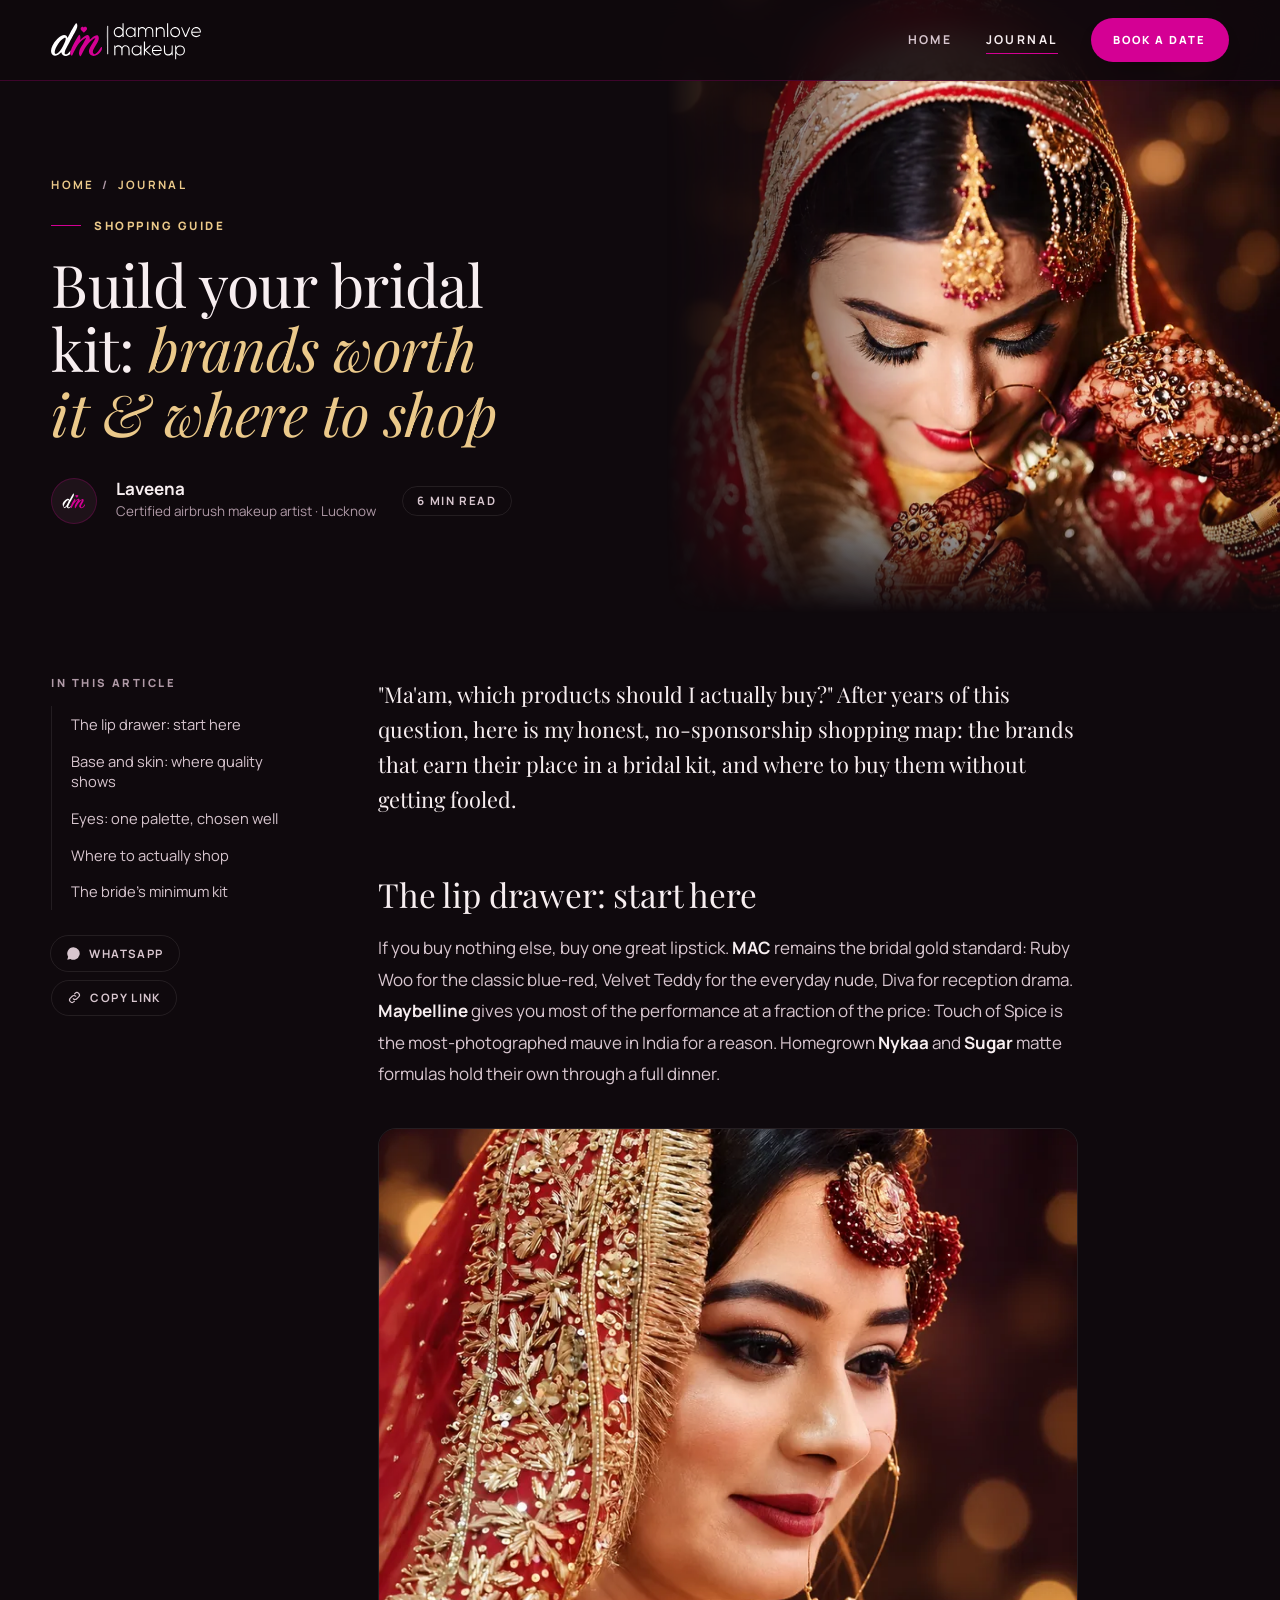
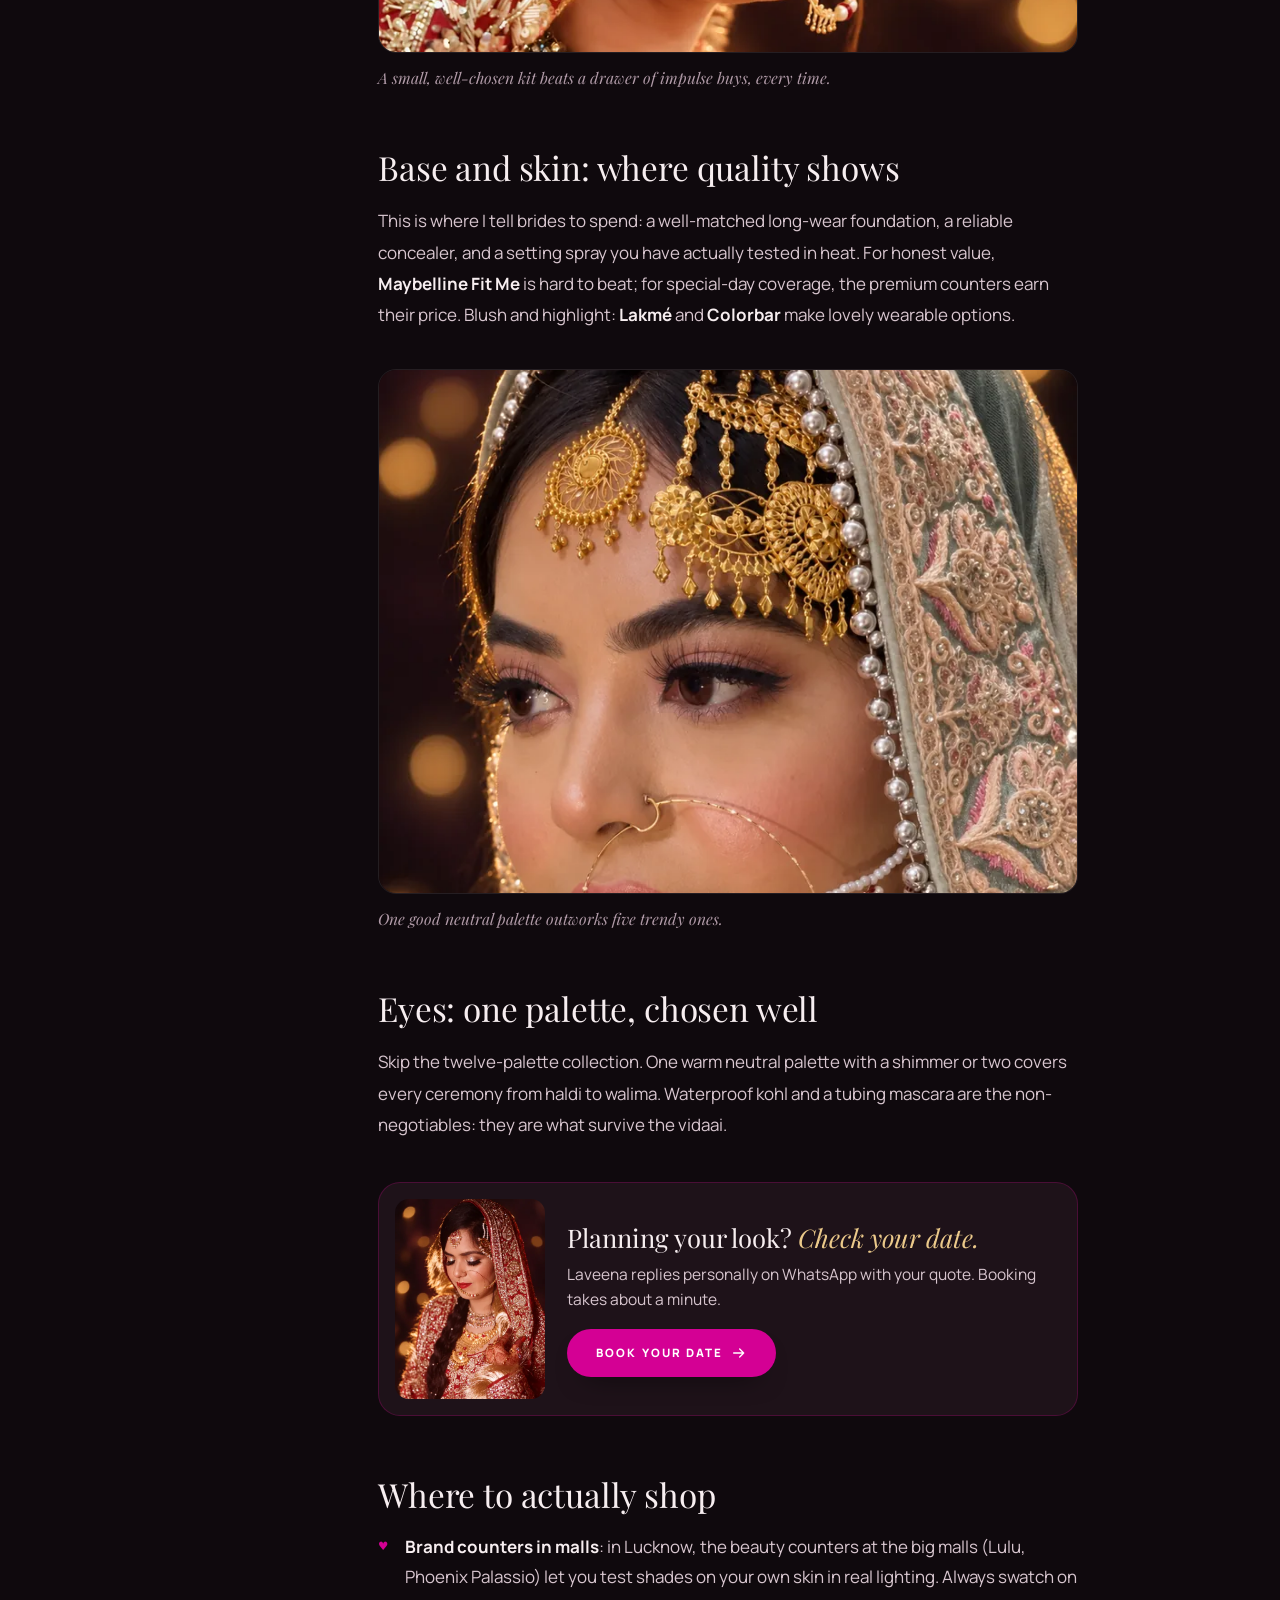
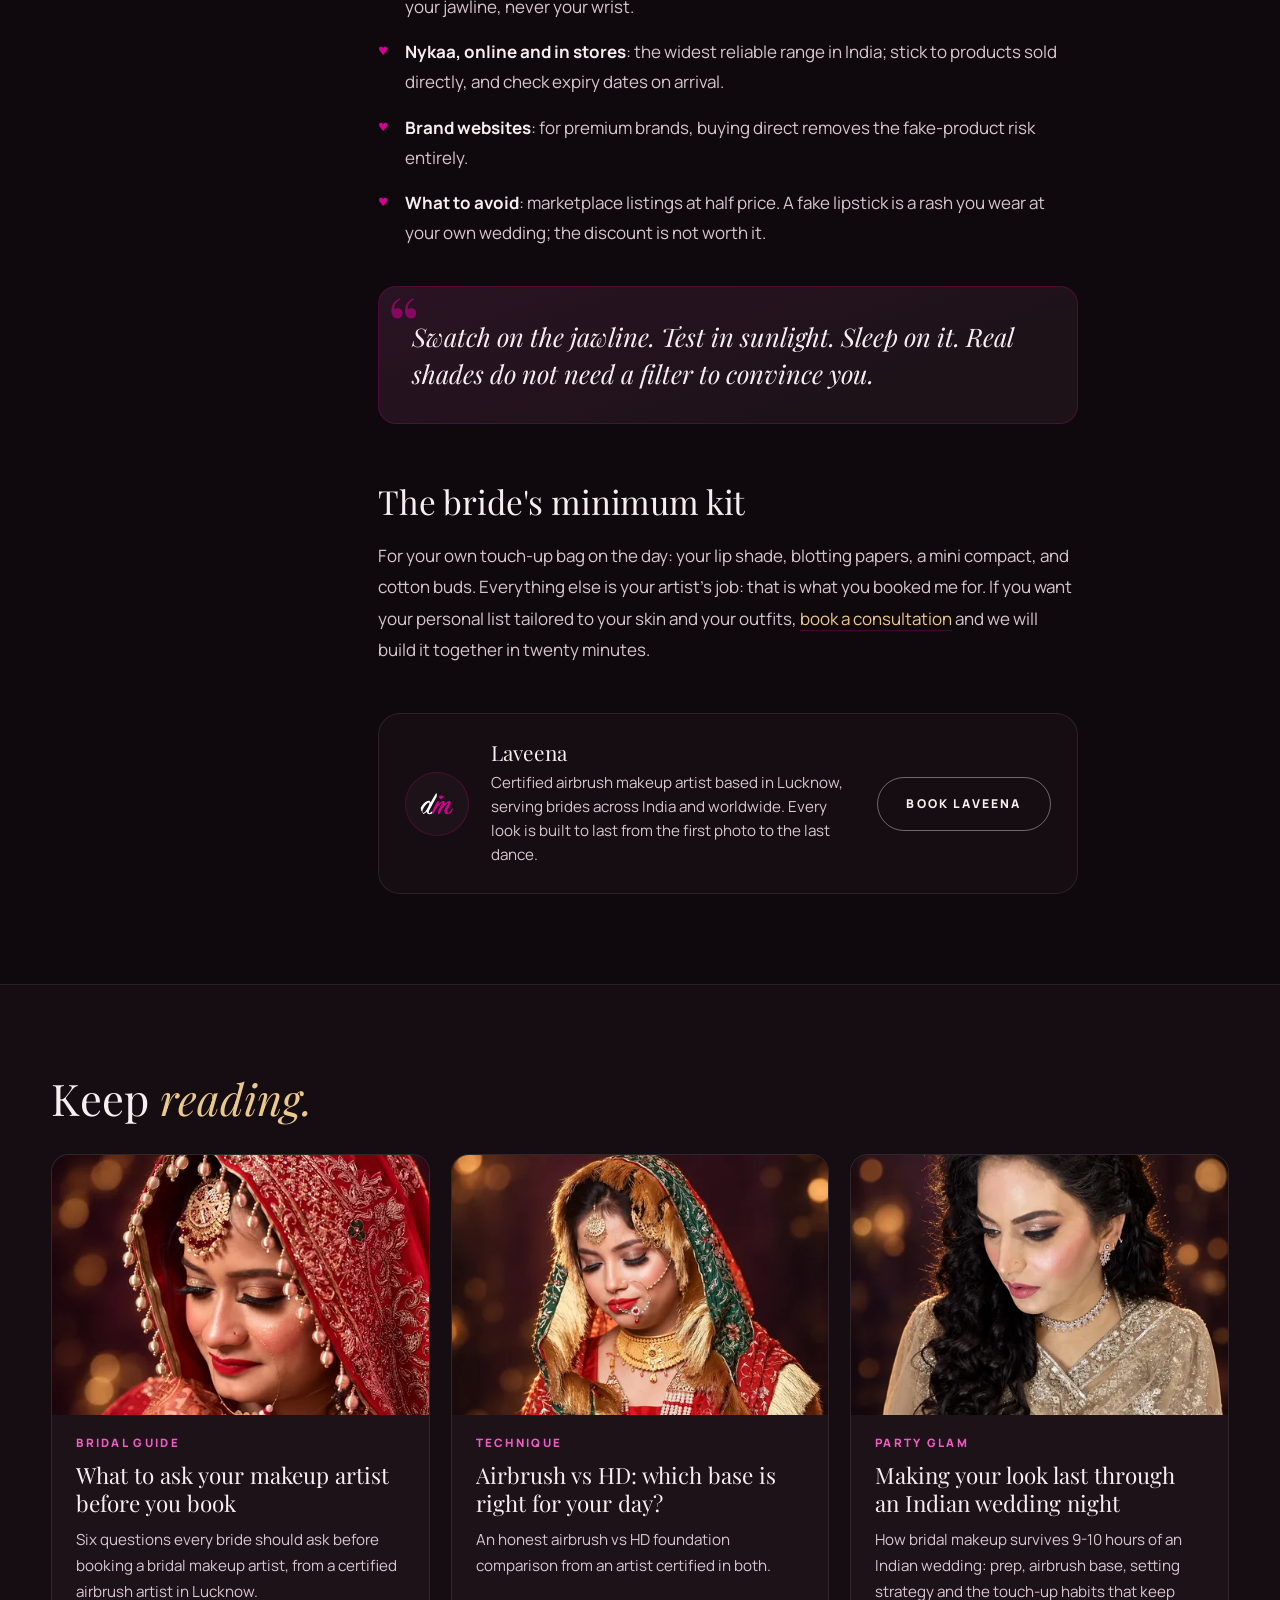
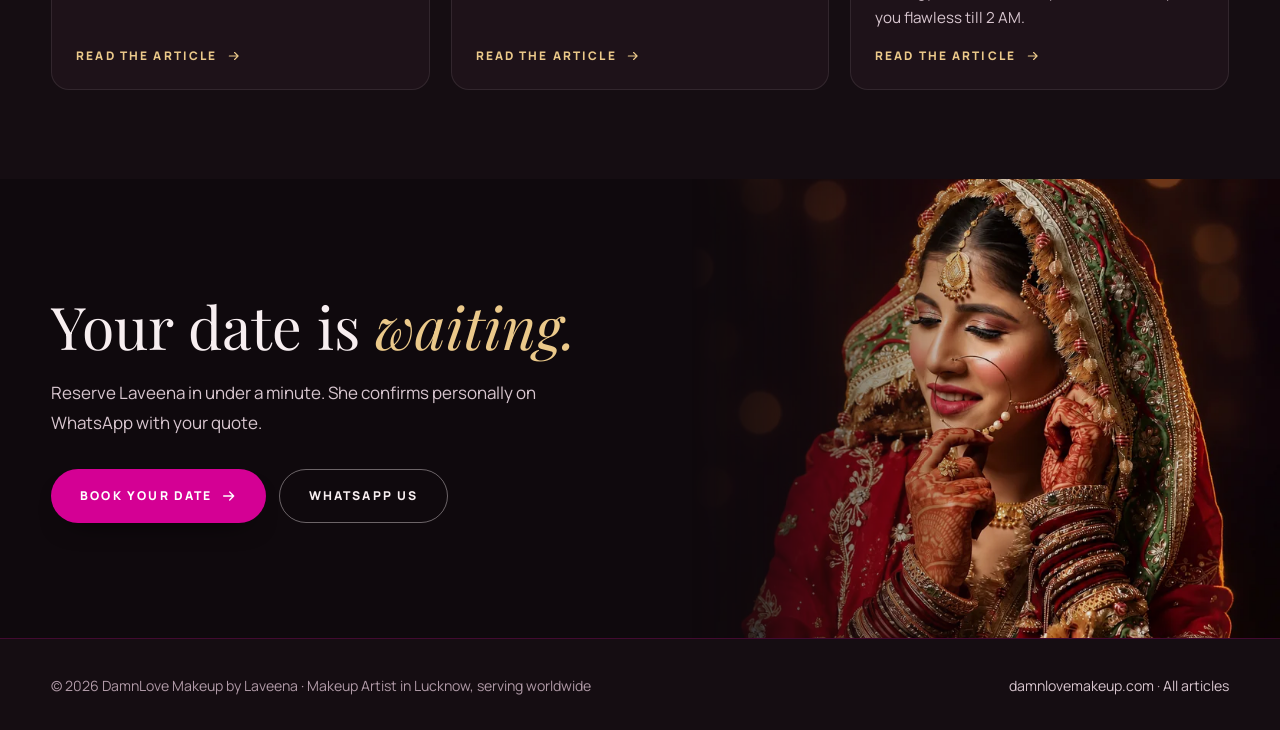
<file: public/articles/where-to-shop-bridal-kit/index.html>
<!DOCTYPE html>
<html lang="en"><head><meta charset="UTF-8"><meta name="viewport" content="width=device-width, initial-scale=1.0, viewport-fit=cover">
<title>Build Your Bridal Makeup Kit: Best Brands and Where to Shop | DamnLove Makeup Journal</title>
<meta name="description" content="An artist's honest shopping map: which makeup brands earn a place in a bridal kit and where to buy genuine products in Lucknow and online.">
<link rel="canonical" href="https://damnlovemakeup.com/articles/where-to-shop-bridal-kit/">
<meta name="robots" content="index, follow, max-image-preview:large">
<meta name="theme-color" content="#0F090D">
<meta property="og:type" content="article"><meta property="og:title" content="Build Your Bridal Makeup Kit: Best Brands and Where to Shop"><meta property="og:description" content="An artist's honest shopping map: which makeup brands earn a place in a bridal kit and where to buy genuine products in Lucknow and online."><meta property="og:url" content="https://damnlovemakeup.com/articles/where-to-shop-bridal-kit/"><meta property="og:image" content="https://damnlovemakeup.com/img/p-13-1024.webp"><meta name="twitter:card" content="summary_large_image">
<link rel="icon" type="image/svg+xml" href="../../assets/mark.svg">
<link rel="preconnect" href="https://fonts.googleapis.com"><link rel="preconnect" href="https://fonts.gstatic.com" crossorigin><link href="https://fonts.googleapis.com/css2?family=Playfair+Display:ital,wght@0,400;0,500;0,600;1,400;1,500&family=Manrope:wght@400;500;600;700;800&display=swap" rel="stylesheet">
<link rel="stylesheet" href="../../articles/a.css">
<script type="application/ld+json">{"@context": "https://schema.org", "@type": "Article", "headline": "Build your bridal kit: brands worth it &amp; where to shop", "description": "An artist's honest shopping map: which makeup brands earn a place in a bridal kit and where to buy genuine products in Lucknow and online.", "image": "https://damnlovemakeup.com/img/p-13-1024.webp", "author": {"@type": "Person", "name": "Laveena", "url": "https://damnlovemakeup.com/#laveena"}, "publisher": {"@type": "Organization", "name": "DamnLove Makeup", "url": "https://damnlovemakeup.com/"}, "mainEntityOfPage": "https://damnlovemakeup.com/articles/where-to-shop-bridal-kit/"}</script>
<script type="application/ld+json">{"@context": "https://schema.org", "@type": "BreadcrumbList", "itemListElement": [{"@type": "ListItem", "position": 1, "name": "Home", "item": "https://damnlovemakeup.com/"}, {"@type": "ListItem", "position": 2, "name": "Journal", "item": "https://damnlovemakeup.com/articles/"}, {"@type": "ListItem", "position": 3, "name": "Build your bridal kit: brands worth it &amp; where to shop"}]}</script>
<script>(function(){var ID="G-XXXXXXXXXX";window.dataLayer=window.dataLayer||[];window.gtag=function(){dataLayer.push(arguments);};if(!/X{6,}/.test(ID)){var s=document.createElement("script");s.async=true;s.src="https://www.googletagmanager.com/gtag/js?id="+ID;document.head.appendChild(s);gtag("js",new Date());gtag("config",ID);}})();</script>
</head>
<body>
<a class="skip" href="#main">Skip to content</a>
<div class="progress" aria-hidden="true"><i></i></div>
<header class="nav"><a href="../../" aria-label="DamnLove Makeup, home"><img src="../../assets/logo.svg" alt="DamnLove Makeup" width="906" height="288"></a>
<div class="nav-r"><a class="l" href="../../">Home</a><a class="l on" href="../../articles/">Journal</a><a class="btn btn-solid" href="../../?book=1">Book a date</a></div></header>
<main id="main">
<header class="a-hero">
  <div class="a-hero-ph" aria-hidden="true"><img src="../../img/p-13-768.webp" srcset="../../img/p-13-480.webp 480w, ../../img/p-13-768.webp 768w, ../../img/p-13-1024.webp 1024w" sizes="48vw" width="1024" height="1536" alt="" fetchpriority="high" decoding="async"></div>
  <div class="wrap a-hero-in"><div class="a-hero-txt">
    <nav class="crumb" aria-label="Breadcrumb"><a href="../../">Home</a><span>/</span><a href="../">Journal</a></nav>
    <span class="cat">Shopping guide</span>
    <h1>Build your bridal kit: <em>brands worth it &amp; where to shop</em></h1>
    <div class="by"><img src="../../assets/mark.svg" alt="" width="46" height="46"><div><b>Laveena</b><small>Certified airbrush makeup artist · Lucknow</small></div><span class="rt">6 min read</span></div>
  </div></div>
</header>
<div class="wrap a-layout">
  <aside class="toc" aria-label="In this article"><b>In this article</b><ol id="tocList"></ol>
    <div class="share"><a id="shareWa" href="https://wa.me/" target="_blank" rel="noopener"><svg viewBox="0 0 24 24" fill="currentColor" aria-hidden="true"><path d="M12 2a10 10 0 0 0-8.6 15.1L2 22l5-1.3A10 10 0 1 0 12 2Zm4.5 12.1c-.2-.1-1.5-.7-1.7-.8-.2-.1-.4-.1-.6.1l-.8 1c-.1.2-.3.2-.5.1a6.7 6.7 0 0 1-3.3-2.9c-.3-.4.2-.4.7-1.3.1-.2 0-.3 0-.4l-.8-1.8c-.2-.5-.4-.4-.6-.4h-.5a1 1 0 0 0-.7.3 3 3 0 0 0-.9 2.2 5.2 5.2 0 0 0 1.1 2.7 11.9 11.9 0 0 0 4.5 4c1.7.7 2.3.8 3.2.6.5-.1 1.5-.6 1.7-1.2.2-.6.2-1.1.2-1.2-.1-.1-.3-.2-.5-.3Z"/></svg><span>WhatsApp</span></a><button id="copyLink" type="button"><svg viewBox="0 0 24 24" fill="none" stroke="currentColor" stroke-width="1.8" stroke-linecap="round" aria-hidden="true"><path d="M10 14a4 4 0 0 0 5.7 0l3-3a4 4 0 0 0-5.7-5.7l-1 1"/><path d="M14 10a4 4 0 0 0-5.7 0l-3 3a4 4 0 0 0 5.7 5.7l1-1"/></svg><span>Copy link</span></button></div></aside>
  <article class="prose">
<p>"Ma'am, which products should I actually buy?" After years of this question, here is my honest, no-sponsorship shopping map: the brands that earn their place in a bridal kit, and where to buy them without getting fooled.</p>
<h2>The lip drawer: start here</h2>
<p>If you buy nothing else, buy one great lipstick. <strong>MAC</strong> remains the bridal gold standard: Ruby Woo for the classic blue-red, Velvet Teddy for the everyday nude, Diva for reception drama. <strong>Maybelline</strong> gives you most of the performance at a fraction of the price: Touch of Spice is the most-photographed mauve in India for a reason. Homegrown <strong>Nykaa</strong> and <strong>Sugar</strong> matte formulas hold their own through a full dinner.</p>
<figure><img loading="lazy" decoding="async" src="../../img/p-09-768.webp" srcset="../../img/p-09-480.webp 480w, ../../img/p-09-768.webp 768w, ../../img/p-09-1024.webp 1024w" sizes="(max-width:1000px) 92vw, 700px" width="1024" height="1536" alt="A DamnLove bride, photographed on her day"><figcaption>A small, well-chosen kit beats a drawer of impulse buys, every time.</figcaption></figure>
<h2>Base and skin: where quality shows</h2>
<p>This is where I tell brides to spend: a well-matched long-wear foundation, a reliable concealer, and a setting spray you have actually tested in heat. For honest value, <strong>Maybelline Fit Me</strong> is hard to beat; for special-day coverage, the premium counters earn their price. Blush and highlight: <strong>Lakmé</strong> and <strong>Colorbar</strong> make lovely wearable options.</p>
<figure><img loading="lazy" decoding="async" src="../../img/p-12-768.webp" srcset="../../img/p-12-480.webp 480w, ../../img/p-12-768.webp 768w, ../../img/p-12-1024.webp 1024w" sizes="(max-width:1000px) 92vw, 700px" width="1024" height="1536" alt="A DamnLove bride, photographed on her day"><figcaption>One good neutral palette outworks five trendy ones.</figcaption></figure>
<h2>Eyes: one palette, chosen well</h2>
<p>Skip the twelve-palette collection. One warm neutral palette with a shimmer or two covers every ceremony from haldi to walima. Waterproof kohl and a tubing mascara are the non-negotiables: they are what survive the vidaai.</p>
<aside class="mid" aria-label="Book Laveena"><img loading="lazy" decoding="async" src="../../img/p-06-480.webp" srcset="../../img/p-06-480.webp 480w, ../../img/p-06-768.webp 768w" sizes="150px" width="1024" height="1536" alt=""><div><b>Planning your look? <em>Check your date.</em></b><p>Laveena replies personally on WhatsApp with your quote. Booking takes about a minute.</p><a class="btn btn-solid" href="../../?book=1">Book your date <svg viewBox="0 0 24 24" fill="none" stroke="currentColor" stroke-width="2" stroke-linecap="round" stroke-linejoin="round" aria-hidden="true"><path d="M4 12h15M13 6l6 6-6 6"/></svg></a></div></aside><h2>Where to actually shop</h2>
<ul>
<li><strong>Brand counters in malls</strong>: in Lucknow, the beauty counters at the big malls (Lulu, Phoenix Palassio) let you test shades on your own skin in real lighting. Always swatch on your jawline, never your wrist.</li>
<li><strong>Nykaa, online and in stores</strong>: the widest reliable range in India; stick to products sold directly, and check expiry dates on arrival.</li>
<li><strong>Brand websites</strong>: for premium brands, buying direct removes the fake-product risk entirely.</li>
<li><strong>What to avoid</strong>: marketplace listings at half price. A fake lipstick is a rash you wear at your own wedding; the discount is not worth it.</li>
</ul>
<div class="pull">Swatch on the jawline. Test in sunlight. Sleep on it. Real shades do not need a filter to convince you.</div>
<h2>The bride's minimum kit</h2>
<p>For your own touch-up bag on the day: your lip shade, blotting papers, a mini compact, and cotton buds. Everything else is your artist's job: that is what you booked me for. If you want your personal list tailored to your skin and your outfits, <a href="../../index.html#book">book a consultation</a> and we will build it together in twenty minutes.</p>
    <div class="author"><img src="../../assets/mark.svg" alt="" width="64" height="64"><div><b>Laveena</b><p>Certified airbrush makeup artist based in Lucknow, serving brides across India and worldwide. Every look is built to last from the first photo to the last dance.</p></div><a class="btn btn-line" href="../../?book=1">Book Laveena</a></div>
  </article>
</div>
<section class="rel" aria-label="More from the journal"><div class="wrap"><h2>Keep <em>reading.</em></h2><div class="cards"><a class="card" href="../what-to-ask-your-makeup-artist/"><div class="ph"><img loading="lazy" decoding="async" src="../../img/p-08-768.webp" srcset="../../img/p-08-480.webp 480w, ../../img/p-08-768.webp 768w, ../../img/p-08-1024.webp 1024w" sizes="(max-width:1000px) 92vw, 32vw" width="1024" height="1536" alt=""></div><div class="bd"><small>Bridal guide</small><h3>What to ask your makeup artist before you book</h3><p>Six questions every bride should ask before booking a bridal makeup artist, from a certified airbrush artist in Lucknow.</p><span class="link">Read the article <svg viewBox="0 0 24 24" fill="none" stroke="currentColor" stroke-width="2" stroke-linecap="round" stroke-linejoin="round" aria-hidden="true"><path d="M4 12h15M13 6l6 6-6 6"/></svg></span></div></a><a class="card" href="../airbrush-vs-hd-makeup/"><div class="ph"><img loading="lazy" decoding="async" src="../../img/p-11-768.webp" srcset="../../img/p-11-480.webp 480w, ../../img/p-11-768.webp 768w, ../../img/p-11-1024.webp 1024w" sizes="(max-width:1000px) 92vw, 32vw" width="1024" height="1536" alt=""></div><div class="bd"><small>Technique</small><h3>Airbrush vs HD: which base is right for your day?</h3><p>An honest airbrush vs HD foundation comparison from an artist certified in both.</p><span class="link">Read the article <svg viewBox="0 0 24 24" fill="none" stroke="currentColor" stroke-width="2" stroke-linecap="round" stroke-linejoin="round" aria-hidden="true"><path d="M4 12h15M13 6l6 6-6 6"/></svg></span></div></a><a class="card" href="../make-your-makeup-last/"><div class="ph"><img loading="lazy" decoding="async" src="../../img/p-14-768.webp" srcset="../../img/p-14-480.webp 480w, ../../img/p-14-768.webp 768w, ../../img/p-14-1024.webp 1024w" sizes="(max-width:1000px) 92vw, 32vw" width="1024" height="1536" alt=""></div><div class="bd"><small>Party glam</small><h3>Making your look last through an Indian wedding night</h3><p>How bridal makeup survives 9-10 hours of an Indian wedding: prep, airbrush base, setting strategy and the touch-up habits that keep you flawless till 2 AM.</p><span class="link">Read the article <svg viewBox="0 0 24 24" fill="none" stroke="currentColor" stroke-width="2" stroke-linecap="round" stroke-linejoin="round" aria-hidden="true"><path d="M4 12h15M13 6l6 6-6 6"/></svg></span></div></a></div></div></section>
<section class="cta-band" aria-label="Book your date"><div class="ph" aria-hidden="true"><img loading="lazy" decoding="async" src="../../img/p-01-768.webp" width="1024" height="1536" alt=""></div><div class="wrap"><h2>Your date is <em>waiting.</em></h2><p>Reserve Laveena in under a minute. She confirms personally on WhatsApp with your quote.</p><div class="row"><a class="btn btn-solid" href="../../?book=1">Book your date <svg viewBox="0 0 24 24" fill="none" stroke="currentColor" stroke-width="2" stroke-linecap="round" stroke-linejoin="round" aria-hidden="true"><path d="M4 12h15M13 6l6 6-6 6"/></svg></a><a class="btn btn-line" href="https://wa.me/919839675822" target="_blank" rel="noopener">WhatsApp us</a></div></div></section>
</main>
<footer class="foot"><div class="wrap"><span>© <span id="yr">2026</span> DamnLove Makeup by Laveena · Makeup Artist in Lucknow, serving worldwide</span><span><a href="../../">damnlovemakeup.com</a> · <a href="../../articles/">All articles</a></span></div></footer>
<div class="m-bar" id="mBar"><a class="btn btn-solid" href="../../?book=1">Book your date</a><a class="btn btn-line" href="https://wa.me/919839675822" target="_blank" rel="noopener" style="flex:0 0 auto">WhatsApp</a></div>
<script>document.getElementById("yr").textContent=new Date().getFullYear();</script>
<script src="../a.js" defer></script>
</body></html>
</file>
<file: public/articles/a.css>
/* DamnLove Journal · V3 (1 Oct 2026). Same tokens as the homepage. */
:root{
  --bg:#0F090D;--bg-2:#150D12;--panel:#1B1117;--card:#1E1219;--card-2:#241620;
  --pink:#D40094;--pink-txt:#F05CC4;--pink-hi:#B8007F;--blush:#EBC98A;--rose:#C06BA6;
  --ivory:#F7EEF0;--text:#D8C6CF;--mut:#B09AA7;
  --hair:rgba(212,0,148,.24);--hair-2:rgba(247,238,240,.09);
  --serif:"Playfair Display",Georgia,serif;--sans:"Manrope",system-ui,-apple-system,"Segoe UI",sans-serif;
  --out:cubic-bezier(.16,1,.3,1);--gut:clamp(20px,4vw,64px);--wrap:1200px;--r:18px;
}
*,*::before,*::after{box-sizing:border-box;margin:0;padding:0}
html{-webkit-text-size-adjust:100%;scroll-behavior:smooth;scroll-padding-top:96px}
body{background:var(--bg);color:var(--ivory);font:400 1.0625rem/1.72 var(--sans);-webkit-font-smoothing:antialiased;overflow-x:hidden}
img{display:block;max-width:100%;height:auto}
a{color:inherit;text-decoration:none}
button{font:inherit;color:inherit;background:none;border:0;cursor:pointer}
::selection{background:var(--pink);color:#fff}
:focus-visible{outline:2px solid var(--blush);outline-offset:3px;border-radius:6px}
html{scrollbar-color:#4a2a3c var(--bg)}
::-webkit-scrollbar{width:10px}::-webkit-scrollbar-track{background:var(--bg)}::-webkit-scrollbar-thumb{background:#3a2130;border-radius:10px;border:2px solid var(--bg)}
.wrap{width:min(100% - 2*var(--gut),var(--wrap));margin-inline:auto}
.skip{position:absolute;left:-999px;top:8px;z-index:200;background:var(--ivory);color:var(--bg);padding:.6rem 1rem;border-radius:999px;font-weight:700}.skip:focus{left:12px}

/* buttons + links */
.btn{--h:54px;position:relative;overflow:hidden;display:inline-flex;align-items:center;justify-content:center;gap:.7em;height:var(--h);padding:0 1.8rem;border-radius:999px;font:800 .76rem/1 var(--sans);letter-spacing:.18em;text-transform:uppercase;white-space:nowrap;transition:background-color .3s,color .3s,border-color .3s,transform .3s var(--out)}
.btn svg{width:16px;height:16px;transition:transform .4s var(--out)}.btn:hover svg{transform:translateX(4px)}
.btn:active{transform:scale(.98)}
.btn-solid{background:var(--pink);color:#fff;box-shadow:0 14px 28px -18px rgba(0,0,0,.9)}.btn-solid:hover{background:var(--pink-hi)}
.btn-line{border:1.5px solid rgba(247,238,240,.4)}.btn-line:hover{background:var(--ivory);color:var(--bg);border-color:var(--ivory)}
.link{display:inline-flex;align-items:center;gap:.6rem;font:800 .74rem/1 var(--sans);letter-spacing:.18em;text-transform:uppercase;color:var(--blush)}
.link svg{width:14px;height:14px;transition:transform .4s var(--out)}.link:hover svg{transform:translateX(4px)}

/* nav + progress */
.nav{position:fixed;inset:0 0 auto;z-index:60;display:flex;align-items:center;justify-content:space-between;gap:1.5rem;padding:16px var(--gut);background:rgba(15,9,13,.88);-webkit-backdrop-filter:blur(14px);backdrop-filter:blur(14px);border-bottom:1px solid var(--hair)}
.nav img{width:150px;height:auto}
.nav-r{display:flex;align-items:center;gap:clamp(18px,2.6vw,38px)}
.nav-r a.l{position:relative;padding:.4rem 0;font:700 .76rem/1 var(--sans);letter-spacing:.2em;text-transform:uppercase;color:var(--text);transition:color .3s}
.nav-r a.l:hover,.nav-r a.l.on{color:var(--ivory)}
.nav-r a.l.on::after{content:"";position:absolute;left:0;right:0;bottom:-2px;height:1.5px;background:var(--pink)}
.nav .btn{--h:44px;padding:0 1.4rem;font-size:.7rem}
.progress{position:fixed;top:0;left:0;right:0;height:3px;z-index:70;pointer-events:none}
.progress i{display:block;height:100%;width:100%;transform:scaleX(0);transform-origin:left;background:linear-gradient(90deg,var(--rose),var(--pink));transition:transform .1s linear}

/* hero */
.a-hero{position:relative;overflow:hidden;isolation:isolate;padding:clamp(120px,14vw,190px) 0 clamp(56px,7vw,100px);background:var(--bg)}
.a-hero-ph{position:absolute;top:0;right:0;bottom:0;width:48%;z-index:-1;-webkit-mask-image:linear-gradient(90deg,transparent,#000 42%),linear-gradient(0deg,transparent 0,#000 22%);-webkit-mask-composite:source-in;mask-image:linear-gradient(90deg,transparent,#000 42%),linear-gradient(0deg,transparent 0,#000 22%);mask-composite:intersect}
.a-hero-ph img{width:100%;height:100%;object-fit:cover;object-position:50% 20%;animation:settle 2.4s var(--out) both}
@keyframes settle{from{transform:scale(1.06)}to{transform:none}}
.a-hero-in{max-width:none}
.a-hero-txt{max-width:min(640px,58%)}
.crumb{display:flex;flex-wrap:wrap;gap:.5rem;font:700 .72rem/1 var(--sans);letter-spacing:.2em;text-transform:uppercase;color:var(--mut)}
.crumb a{color:var(--blush)}.crumb a:hover{color:var(--ivory)}
.cat{display:inline-flex;align-items:center;gap:.8rem;margin-top:1.8rem;font:800 .72rem/1 var(--sans);letter-spacing:.22em;text-transform:uppercase;color:var(--blush)}
.cat::before{content:"";width:30px;height:1px;background:var(--pink)}
h1{margin-top:1.1rem;font:400 clamp(2.3rem,4.6vw,4rem)/1.1 var(--serif);letter-spacing:-.01em;text-wrap:balance}
h1 em{font-style:italic;color:var(--blush)}
.by{display:flex;flex-wrap:wrap;align-items:center;gap:.9rem 1.2rem;margin-top:2rem}
.by img{width:46px;height:46px;border-radius:50%;background:var(--card);padding:10px;border:1px solid var(--hair)}
.by b{display:block;font-weight:700;line-height:1.3}
.by small{display:block;color:var(--mut);font-size:.84rem}
.by .rt{margin-left:.4rem;padding:.5rem .9rem;border:1px solid var(--hair-2);border-radius:999px;font:700 .72rem/1 var(--sans);letter-spacing:.14em;text-transform:uppercase;color:var(--text)}
.lines>span{display:block;overflow:hidden}

/* layout */
.a-layout{display:grid;grid-template-columns:250px minmax(0,1fr);gap:clamp(32px,6vw,96px);padding-block:clamp(40px,5vw,72px) clamp(56px,7vw,100px);align-items:start}
.toc{position:sticky;top:96px}
.toc b{display:block;font:800 .7rem/1 var(--sans);letter-spacing:.22em;text-transform:uppercase;color:var(--mut);margin-bottom:1.1rem}
.toc ol{list-style:none;display:grid;border-left:1px solid var(--hair-2)}
.toc a{display:block;padding:.5rem 0 .5rem 1.1rem;margin-left:-1px;border-left:2px solid transparent;color:var(--text);font-size:.92rem;line-height:1.4;transition:color .3s,border-color .3s}
.toc a:hover{color:var(--ivory)}
.toc a.on{color:var(--ivory);border-left-color:var(--pink)}
.share{margin-top:1.6rem;display:flex;flex-wrap:wrap;gap:.5rem}
.share a,.share button{display:inline-flex;align-items:center;gap:.5rem;padding:.6rem .95rem;border:1px solid var(--hair-2);border-radius:999px;font:700 .72rem/1 var(--sans);letter-spacing:.12em;text-transform:uppercase;color:var(--text);transition:border-color .3s,color .3s,background .3s}
.share a:hover,.share button:hover{border-color:var(--rose);color:var(--ivory)}
.share svg{width:15px;height:15px}

/* prose */
.prose{max-width:700px}
.prose>p:first-of-type{font:400 clamp(1.25rem,1.7vw,1.5rem)/1.6 var(--serif);color:var(--ivory)}
.prose p{color:var(--text);margin-bottom:1.35rem;font-size:1.0625rem;line-height:1.85}
.prose strong{color:var(--ivory);font-weight:700}
.prose em{color:var(--blush)}
.prose a:not(.btn){color:var(--blush);border-bottom:1px solid var(--hair);transition:border-color .3s,color .3s}.prose a:not(.btn):hover{border-color:var(--blush);color:var(--ivory)}
.prose h2{margin:clamp(2.6rem,4.5vw,3.6rem) 0 1.1rem;font:400 clamp(1.7rem,2.6vw,2.15rem)/1.22 var(--serif);letter-spacing:-.005em;text-wrap:balance}
.prose h2 em{font-style:italic}
.prose ul{list-style:none;display:grid;gap:1rem;margin:0 0 1.6rem}
.prose li{position:relative;padding-left:1.7rem;color:var(--text);line-height:1.75}
.prose li::before{content:"♥";position:absolute;left:0;top:.35em;color:var(--pink);font-size:.72rem}
.pull{position:relative;margin:2.4rem 0;padding:clamp(1.5rem,2.4vw,2.2rem) clamp(1.4rem,2.6vw,2.4rem);background:linear-gradient(160deg,#2A1323,var(--card) 70%);border:1px solid var(--hair);border-radius:var(--r);font:italic 400 clamp(1.3rem,2vw,1.65rem)/1.45 var(--serif);color:var(--ivory)}
.pull::before{content:"“";position:absolute;top:-.05em;left:.5rem;font:400 5rem/1 var(--serif);color:var(--pink);opacity:.55}
.prose figure{margin:2.4rem 0}
.prose figure img{width:100%;aspect-ratio:4/3;object-fit:cover;object-position:50% 22%;border-radius:var(--r);border:1px solid var(--hair-2)}
.prose figcaption{margin-top:.8rem;color:var(--mut);font:italic 400 .98rem/1.5 var(--serif)}
.mid{display:grid;grid-template-columns:150px 1fr;gap:1.4rem;align-items:center;margin:2.6rem 0;padding:1rem;border:1px solid var(--hair);border-radius:22px;background:var(--card)}
.mid img{width:150px;aspect-ratio:3/4;object-fit:cover;object-position:50% 20%;border-radius:14px}
.mid b{display:block;font:400 clamp(1.4rem,2vw,1.75rem)/1.2 var(--serif)}
.mid b em{font-style:italic;color:var(--blush)}
.mid p{margin:.6rem 0 1.1rem;color:var(--text);font-size:.97rem;line-height:1.6}
.mid .btn{--h:48px;font-size:.72rem}

/* author */
.author{display:grid;grid-template-columns:auto 1fr auto;gap:1.4rem;align-items:center;margin-top:3rem;padding:1.6rem;border:1px solid var(--hair-2);border-radius:22px;background:var(--bg-2)}
.author img{width:64px;height:64px;border-radius:50%;background:var(--card);padding:14px;border:1px solid var(--hair)}
.author b{display:block;font:400 1.3rem/1.2 var(--serif)}
.author p{margin:.35rem 0 0!important;font-size:.95rem!important;line-height:1.6!important}

/* related + cta */
.rel{padding-block:clamp(56px,7vw,100px);background:var(--bg-2);border-top:1px solid var(--hair-2)}
.rel h2{font:400 clamp(2rem,3.4vw,3rem)/1.1 var(--serif);margin-bottom:2rem}
.rel h2 em{font-style:italic;color:var(--blush)}
.cards{display:grid;grid-template-columns:repeat(3,minmax(0,1fr));gap:clamp(14px,1.6vw,24px)}
.card{display:flex;flex-direction:column;border-radius:var(--r);overflow:hidden;background:var(--card);border:1px solid var(--hair-2);transition:transform .5s var(--out),border-color .5s}
.card:hover{transform:translateY(-6px);border-color:var(--hair)}
.card .ph{aspect-ratio:16/11;overflow:hidden}
.card img{width:100%;height:100%;object-fit:cover;object-position:50% 22%;transition:transform 1.4s var(--out)}
.card:hover img{transform:scale(1.05)}
.card .bd{display:flex;flex-direction:column;flex:1;padding:1.4rem 1.5rem 1.6rem}
.card small{font:800 .72rem/1 var(--sans);letter-spacing:.2em;text-transform:uppercase;color:var(--pink-txt)}
.card h3{margin-top:.8rem;font:400 1.4rem/1.25 var(--serif)}
.card p{margin-top:.6rem;color:var(--text);font-size:.95rem;flex:1}
.card .link{margin-top:1.1rem}
.cta-band{position:relative;overflow:hidden;isolation:isolate;padding-block:clamp(72px,9vw,130px)}
.cta-band .ph{position:absolute;top:0;right:0;bottom:0;width:46%;z-index:-1;-webkit-mask-image:linear-gradient(90deg,transparent,#000 50%);mask-image:linear-gradient(90deg,transparent,#000 50%)}
.cta-band .ph img{width:100%;height:100%;object-fit:cover;object-position:50% 20%;opacity:.9}
.cta-band h2{max-width:13em;font:400 clamp(2.3rem,4.6vw,4rem)/1.1 var(--serif)}
.cta-band h2 em{font-style:italic;color:var(--blush)}
.cta-band p{margin:1.2rem 0 2rem;max-width:30em;color:var(--text)}
.cta-band .row{display:flex;flex-wrap:wrap;gap:.8rem}
.foot{border-top:1px solid var(--hair);padding:2.2rem 0 calc(2rem + env(safe-area-inset-bottom));background:var(--bg-2);color:var(--mut);font-size:.88rem}
.foot .wrap{display:flex;flex-wrap:wrap;justify-content:space-between;gap:1rem}
.foot a{color:var(--text)}.foot a:hover{color:var(--ivory)}
.m-bar{display:none}

/* index */
.ix-hero{padding:clamp(120px,13vw,170px) 0 clamp(40px,5vw,70px)}
.ix-hero h1{margin-top:1.1rem;font-size:clamp(2.8rem,6vw,5.2rem)}
.ix-hero .lede{margin-top:1.3rem;max-width:36em;color:var(--text);font-size:clamp(1.02rem,1.2vw,1.15rem)}
.feat{display:grid;grid-template-columns:1.15fr 1fr;border-radius:26px;overflow:hidden;background:var(--card);border:1px solid var(--hair);transition:border-color .5s}
.feat:hover{border-color:var(--pink)}
.feat .ph{position:relative;min-height:clamp(320px,36vw,520px);overflow:hidden}
.feat img{position:absolute;inset:0;width:100%;height:100%;object-fit:cover;object-position:50% 20%;transition:transform 1.6s var(--out)}
.feat:hover img{transform:scale(1.04)}
.feat .bd{display:flex;flex-direction:column;justify-content:center;padding:clamp(28px,4vw,64px)}
.feat small{font:800 .72rem/1 var(--sans);letter-spacing:.22em;text-transform:uppercase;color:var(--blush)}
.feat h2{margin:1rem 0;font:400 clamp(1.8rem,3vw,2.7rem)/1.15 var(--serif)}
.feat p{color:var(--text)}
.feat .link{margin-top:1.6rem}
.ix-grid{margin-top:clamp(18px,2vw,28px);padding-bottom:clamp(56px,7vw,100px);grid-template-columns:repeat(6,minmax(0,1fr))}
.ix-grid .card{grid-column:span 2}
.ix-grid .card:nth-child(n+4){grid-column:span 3}
.ix-grid .card:nth-child(n+4) .ph{aspect-ratio:16/8}

/* reveal */
.rv{transition:opacity .9s var(--out),transform .9s var(--out)}
.rv.pre{opacity:0;transform:translateY(24px)}

@media (max-width:1000px){
  .a-layout{grid-template-columns:1fr}
  .toc{position:static;padding:1.2rem 1.3rem;border:1px solid var(--hair-2);border-radius:var(--r);background:var(--bg-2)}
  .toc ol{border:0}.toc a{padding-left:0;border:0;margin:0}
  .toc .share{display:none}
  .a-hero-ph{width:100%;opacity:.3}
  .a-hero-txt{max-width:none}
  .cards,.ix-grid{grid-template-columns:1fr}
  .ix-grid .card,.ix-grid .card:nth-child(n+4){grid-column:auto}
  .ix-grid .card:nth-child(n+4) .ph{aspect-ratio:16/11}
  .feat{grid-template-columns:1fr}.feat .ph{min-height:260px;aspect-ratio:16/10}
}
@media (max-width:760px){
  .nav img{width:130px}.nav-r a.l{display:none}
  .a-hero{padding-top:110px}
  .mid{grid-template-columns:96px 1fr;padding:.8rem}.mid img{width:96px}
  .author{grid-template-columns:auto 1fr}.author .btn{grid-column:1/-1;width:100%}
  .cta-band .ph{position:relative;width:100%;height:46svh;margin-bottom:-6svh;-webkit-mask-image:linear-gradient(180deg,#000 50%,transparent);mask-image:linear-gradient(180deg,#000 50%,transparent)}
  .cta-band{padding-top:0}
  .cta-band .btn{width:100%}
  .m-bar{position:fixed;left:0;right:0;bottom:0;z-index:55;display:flex;gap:.6rem;padding:10px var(--gut) calc(10px + env(safe-area-inset-bottom));background:var(--bg);border-top:1px solid var(--hair);transform:translateY(110%);transition:transform .5s var(--out)}
  .m-bar.show{transform:none}
  .m-bar .btn{--h:50px;flex:1}
  .foot{padding-bottom:calc(84px + env(safe-area-inset-bottom))}
}
@media (prefers-reduced-motion:reduce){
  *,*::before,*::after{animation-duration:.01ms!important;transition-duration:.01ms!important;scroll-behavior:auto!important}
  .rv.pre{opacity:1;transform:none}
}
</file>
